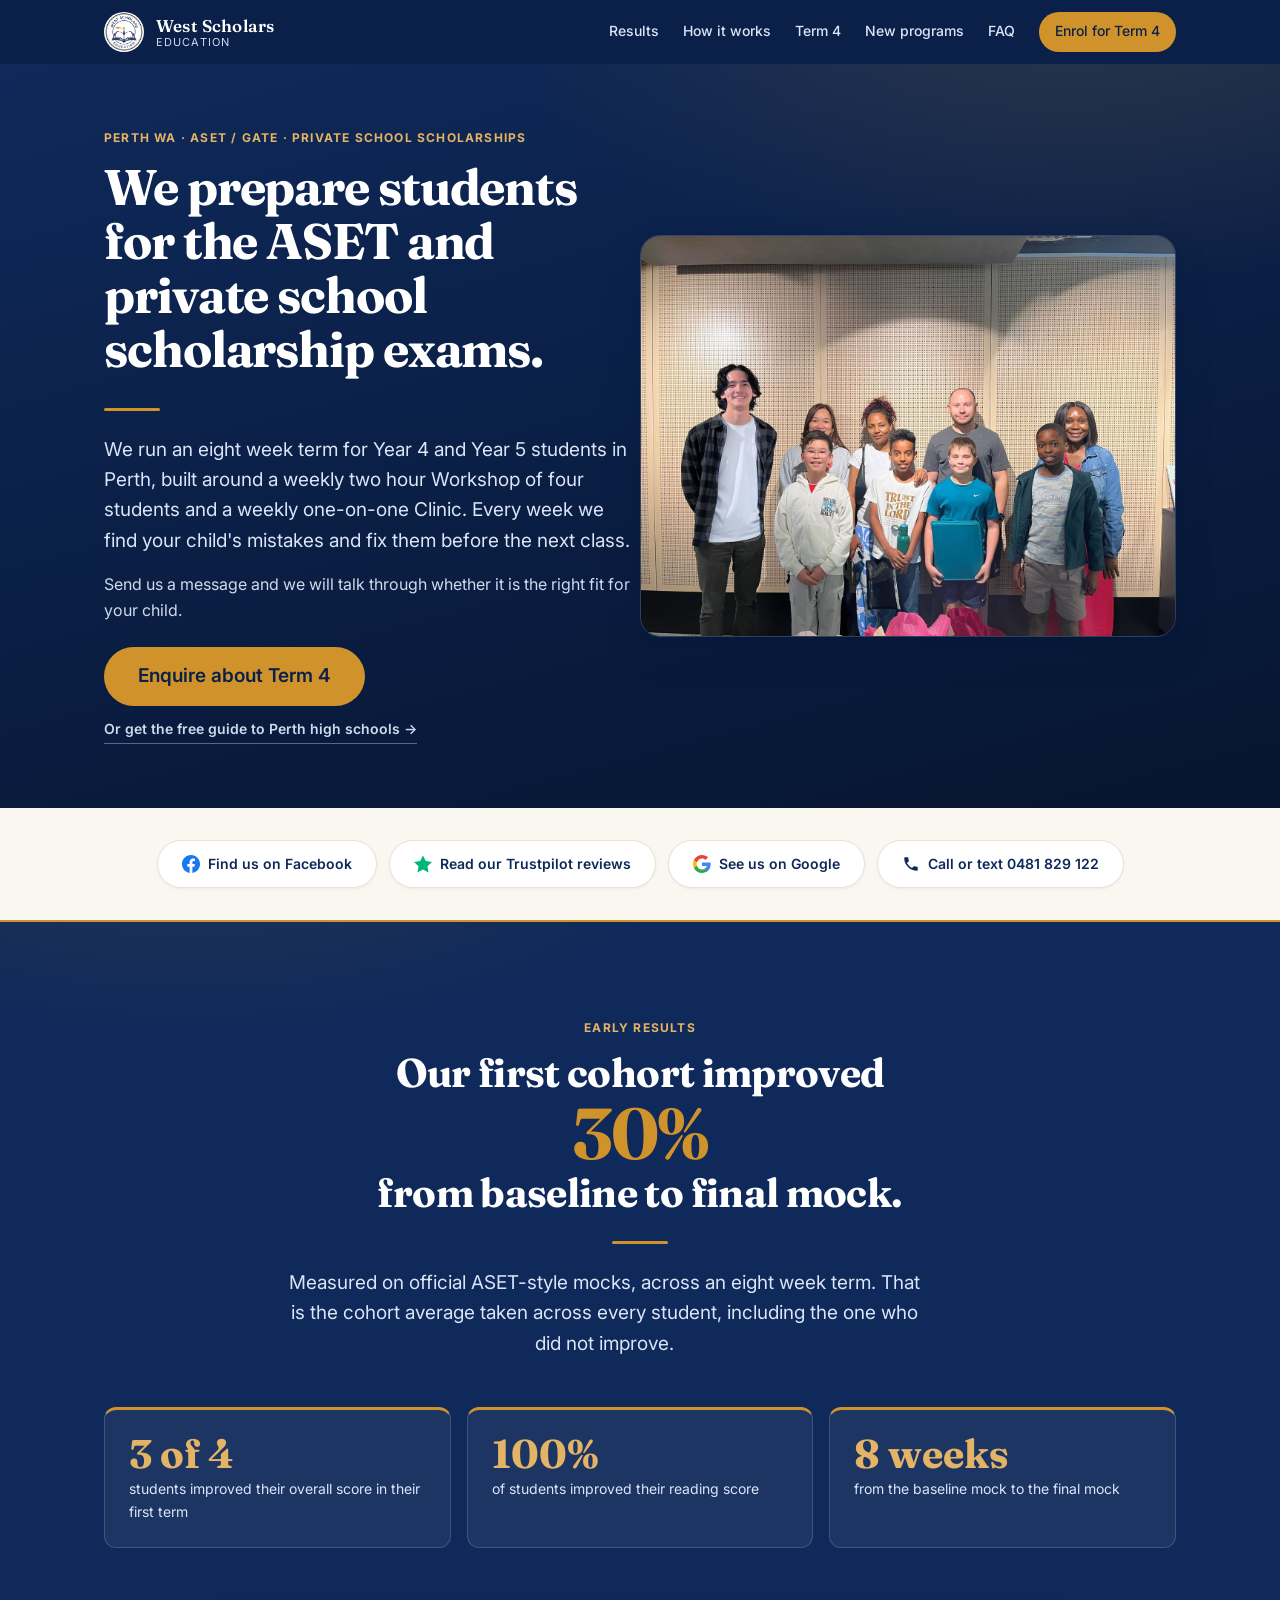
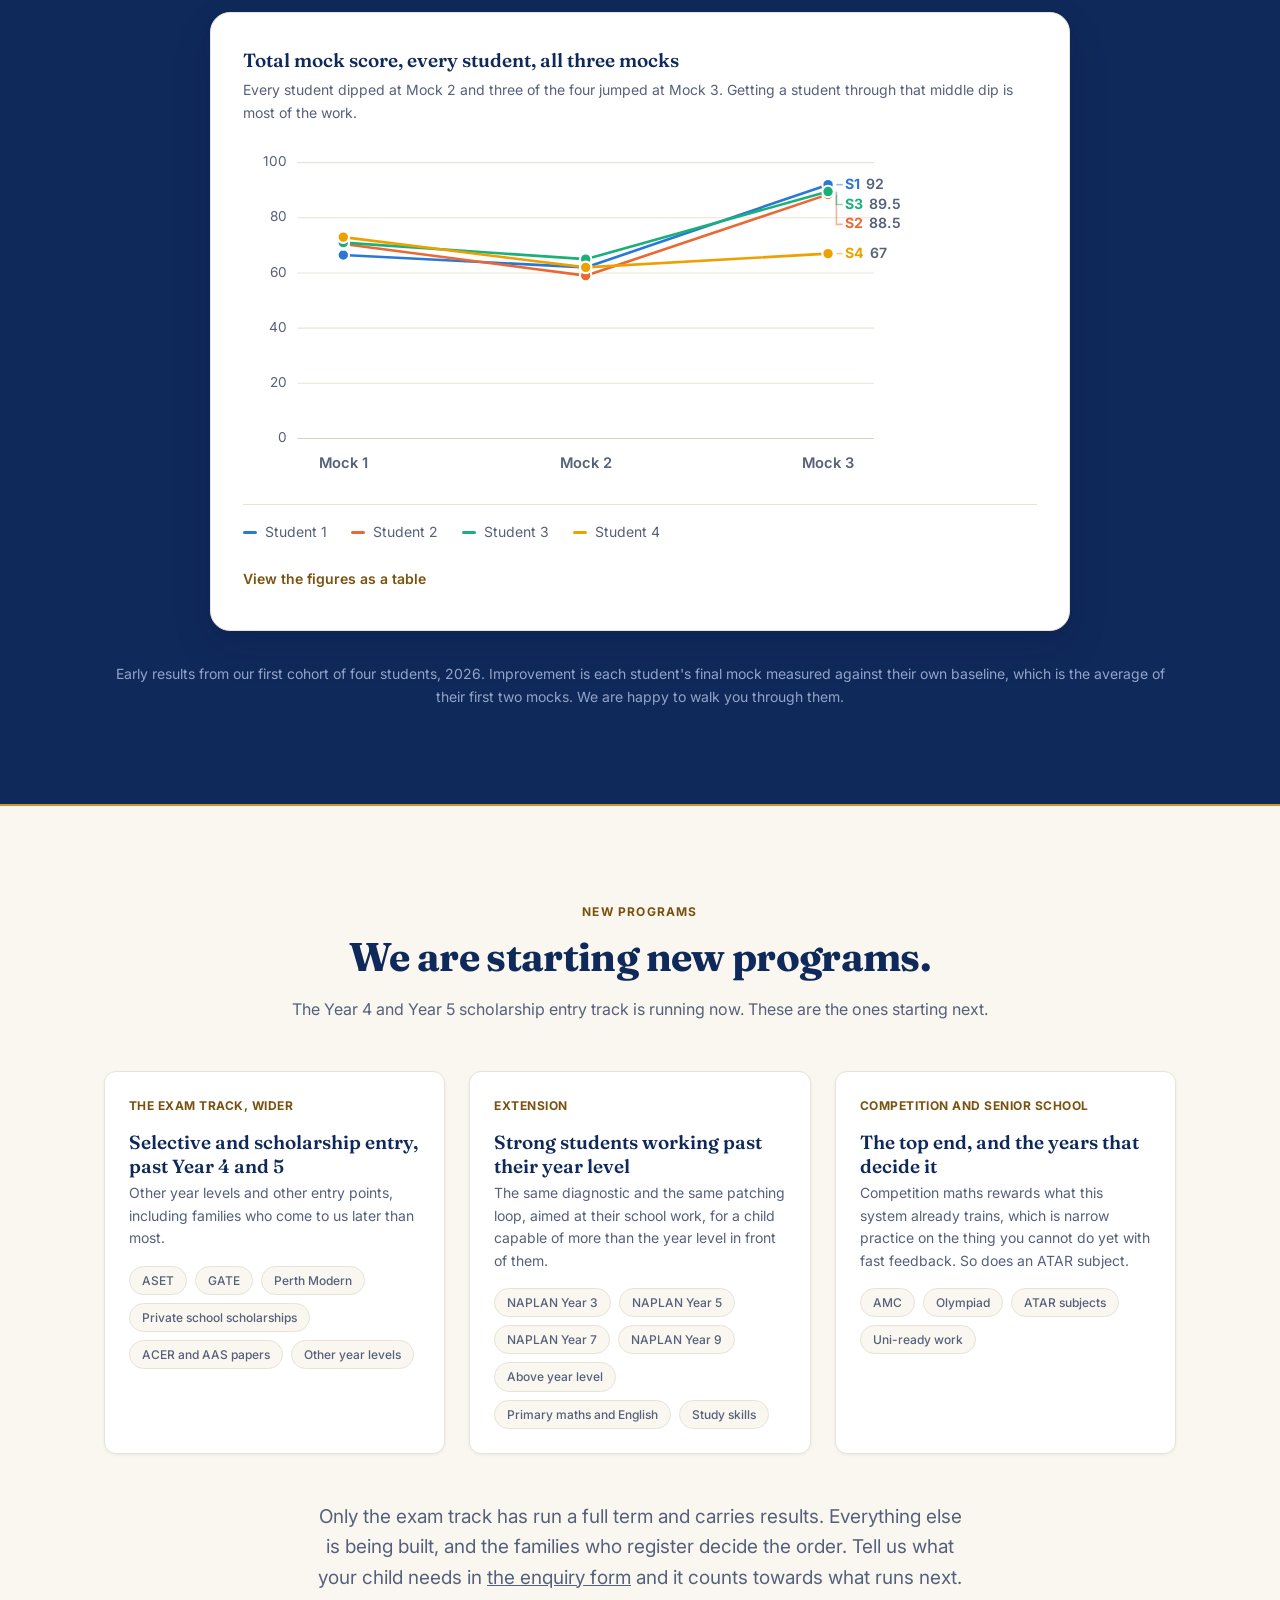
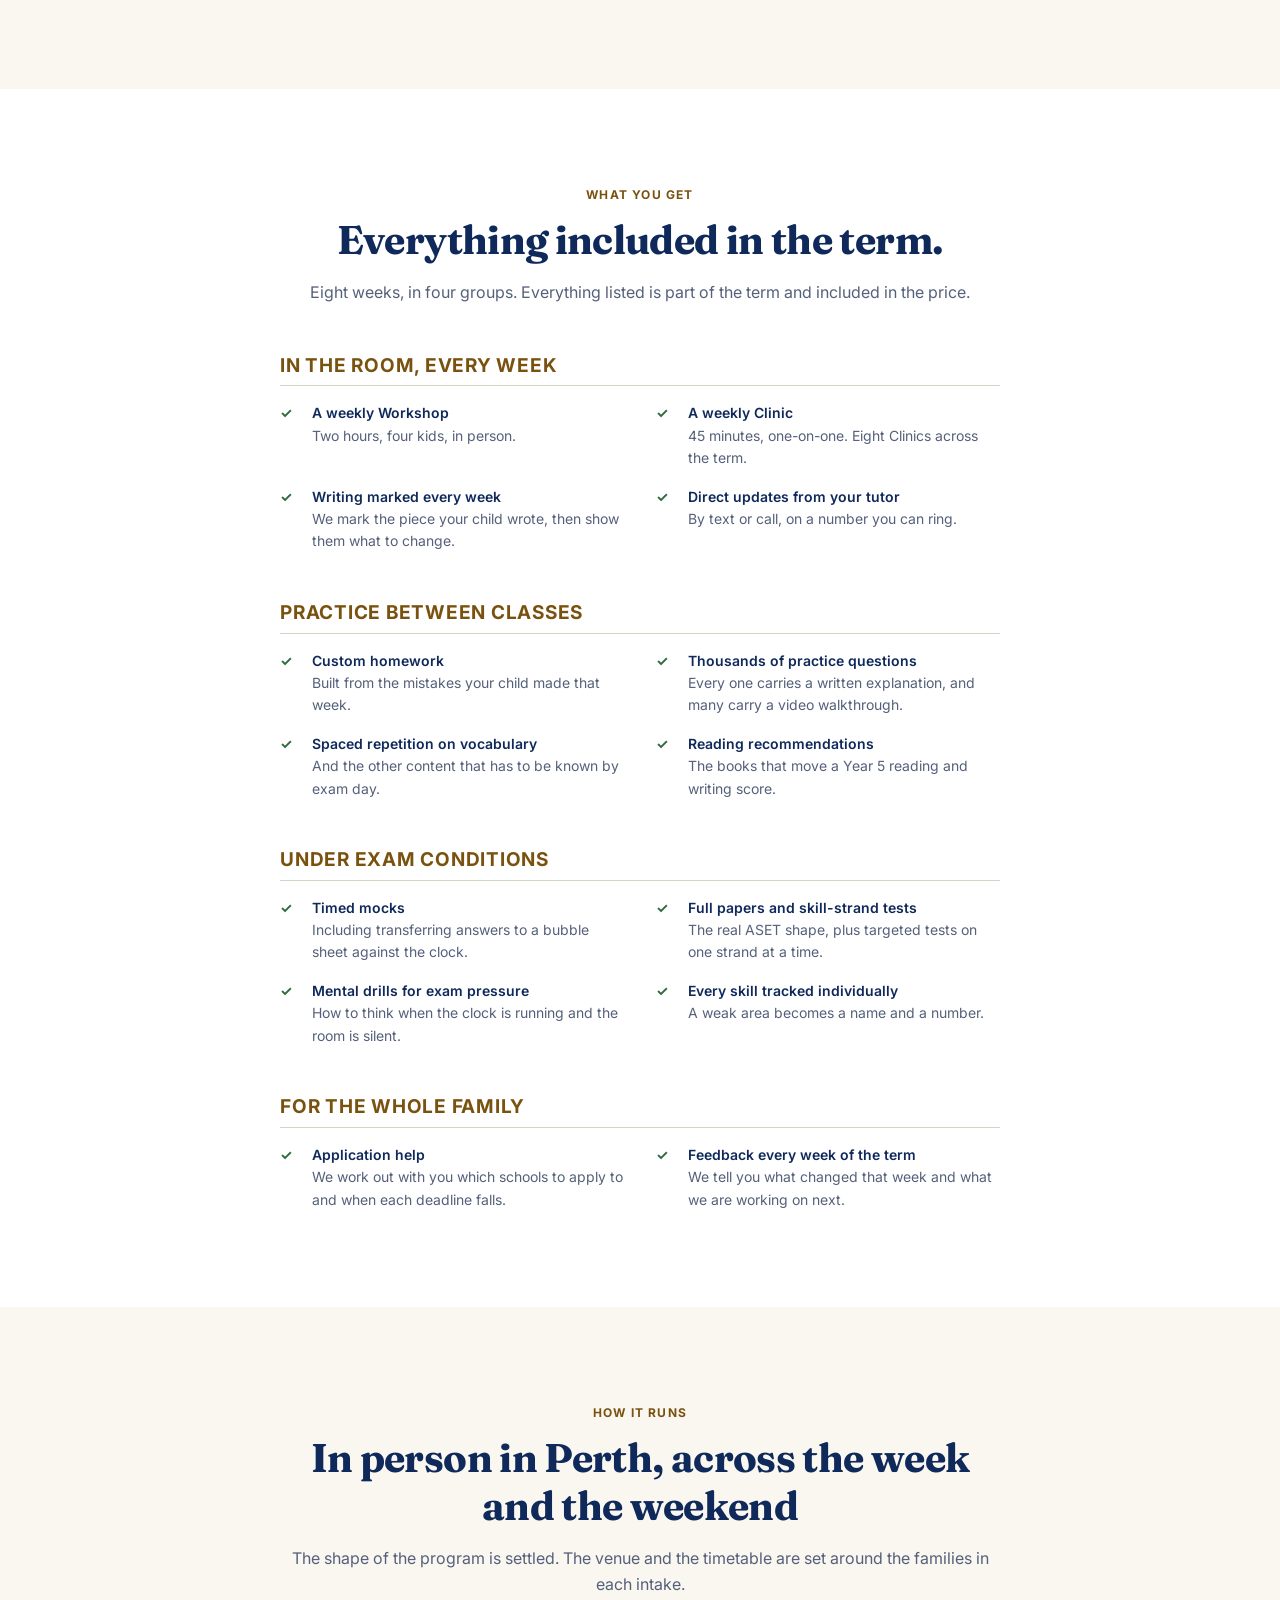
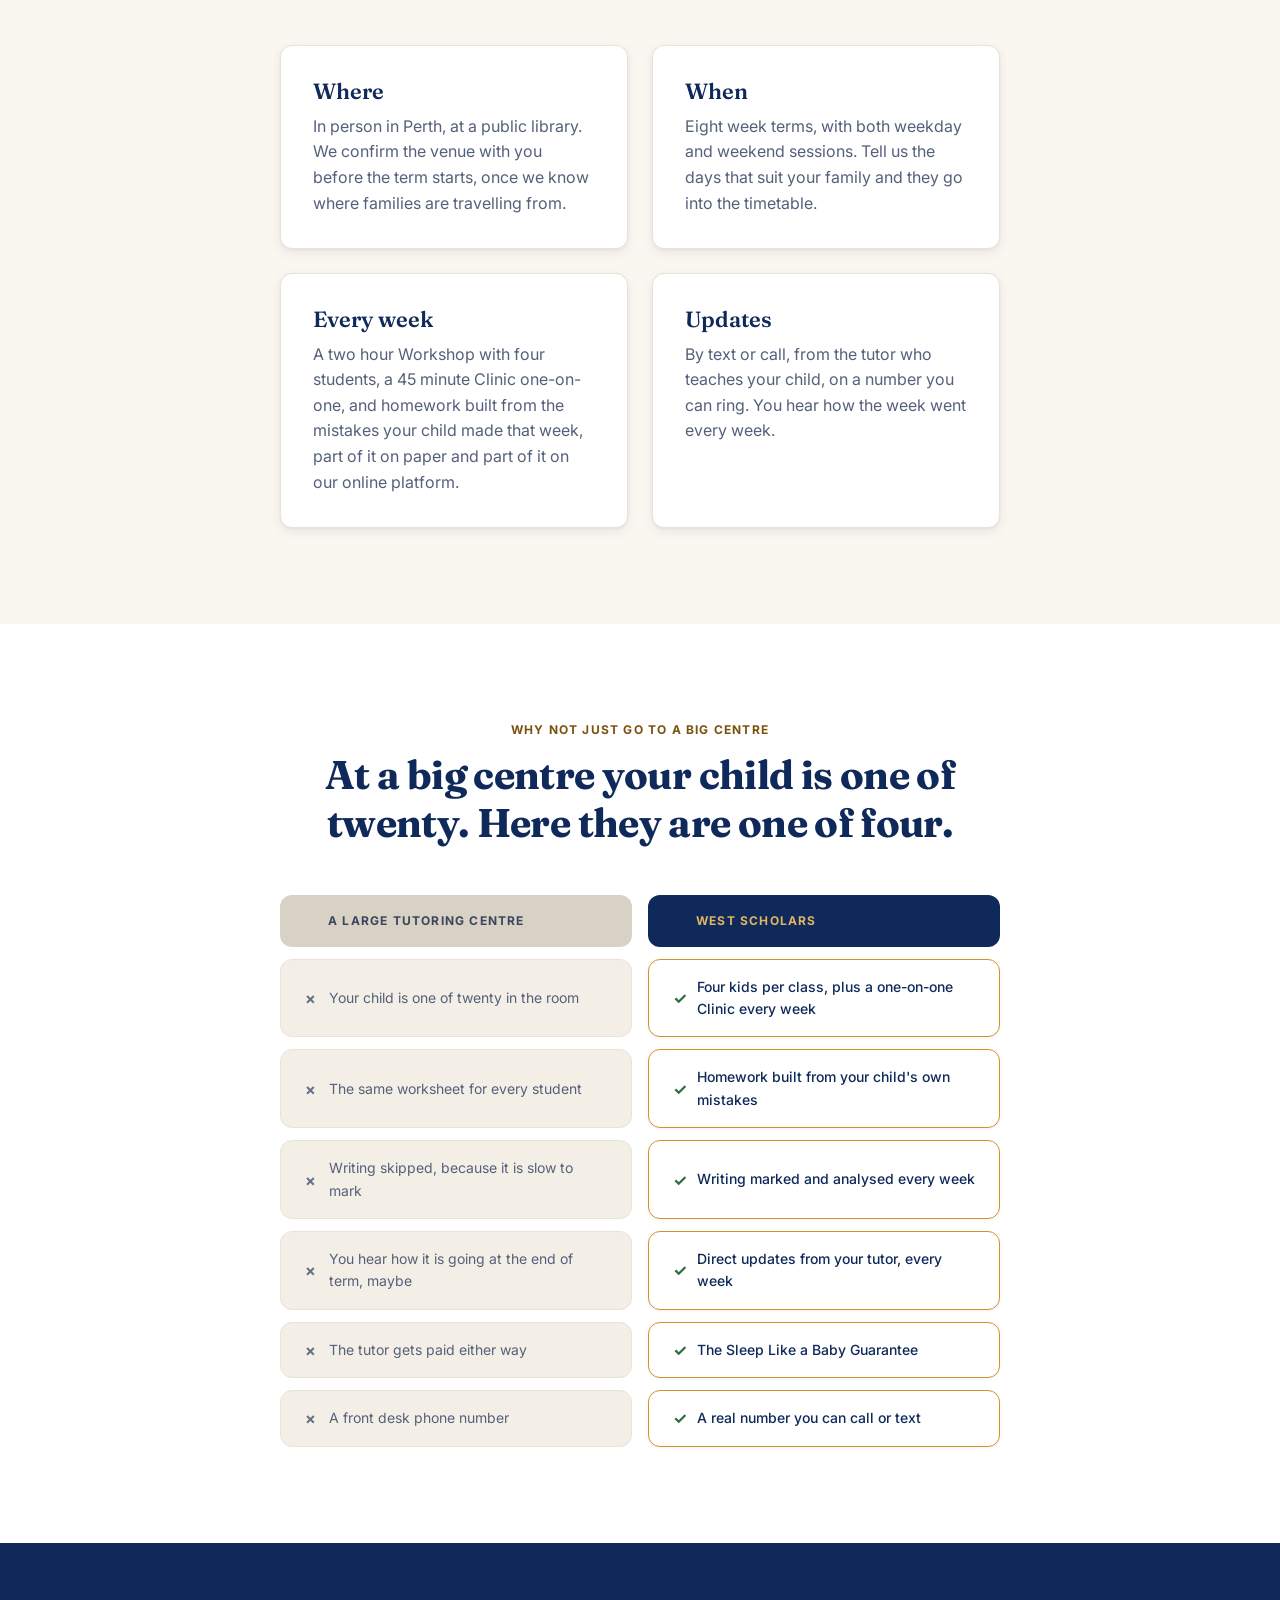
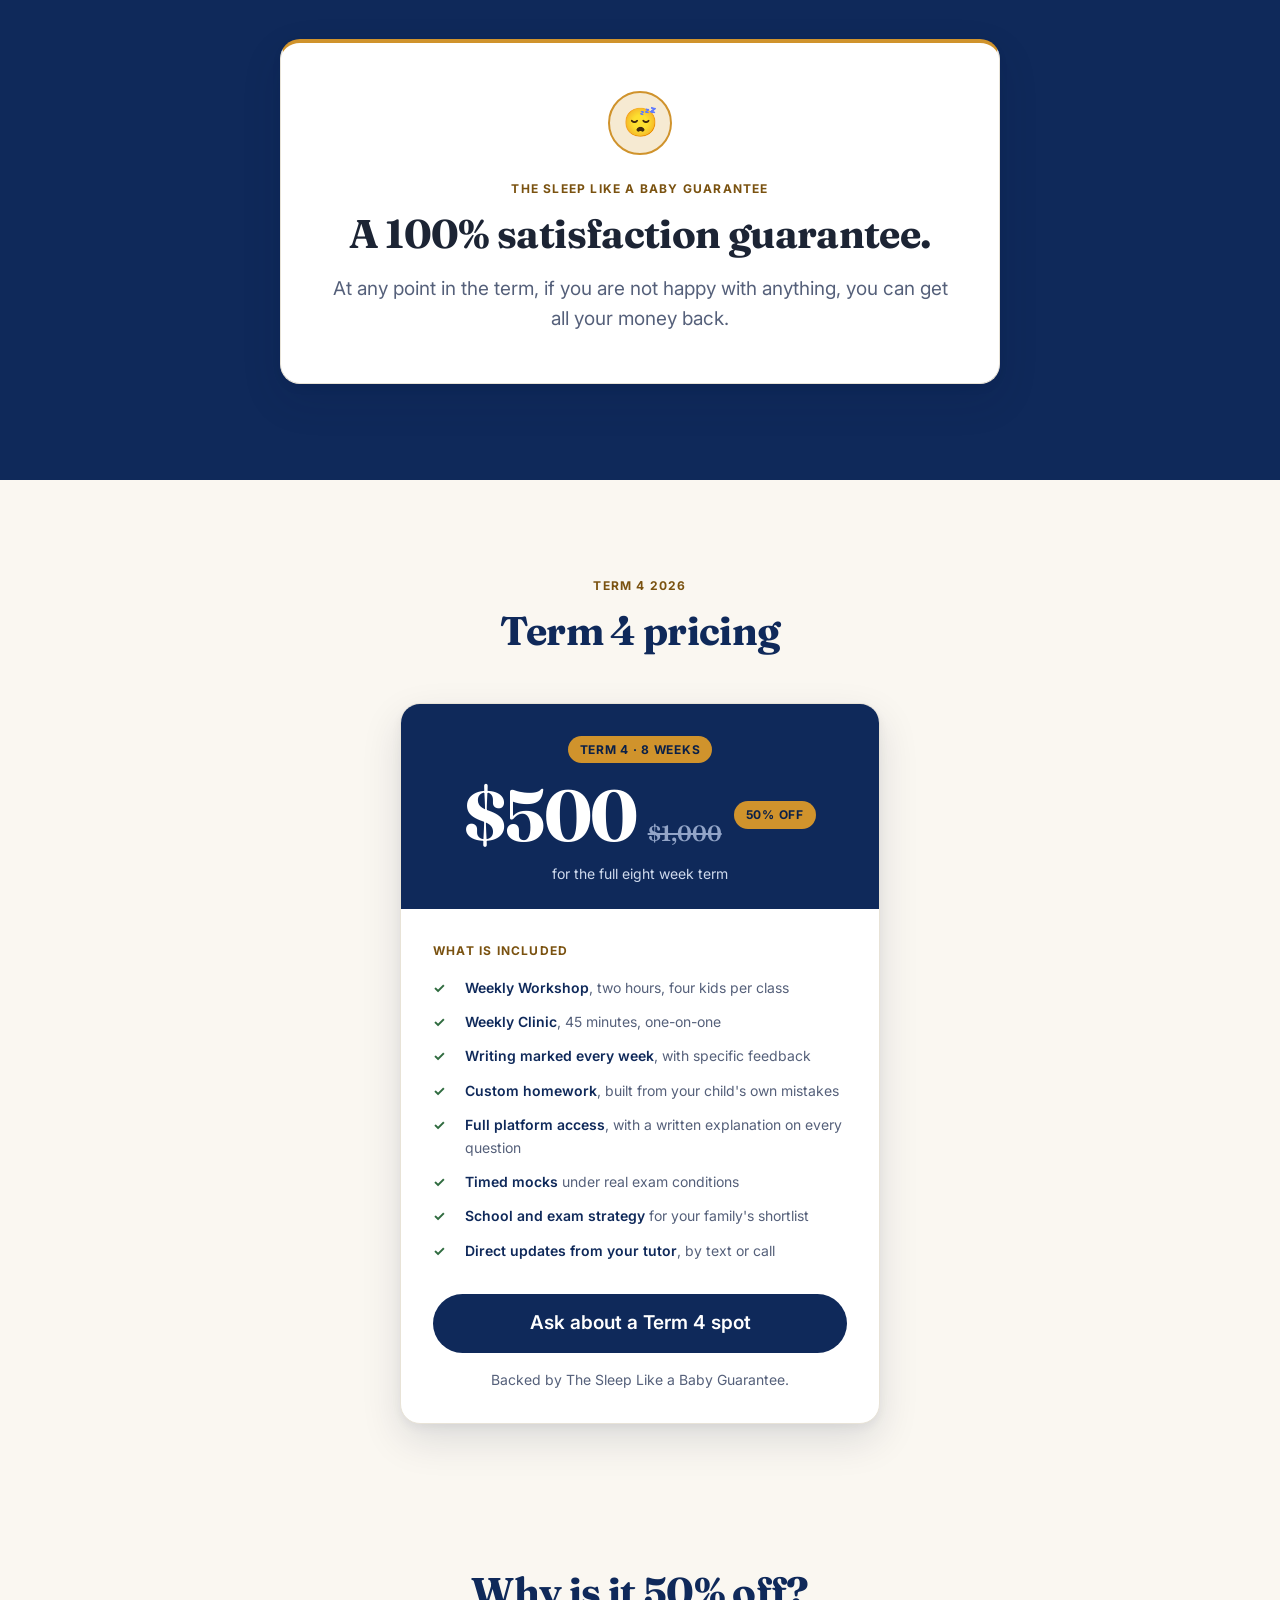
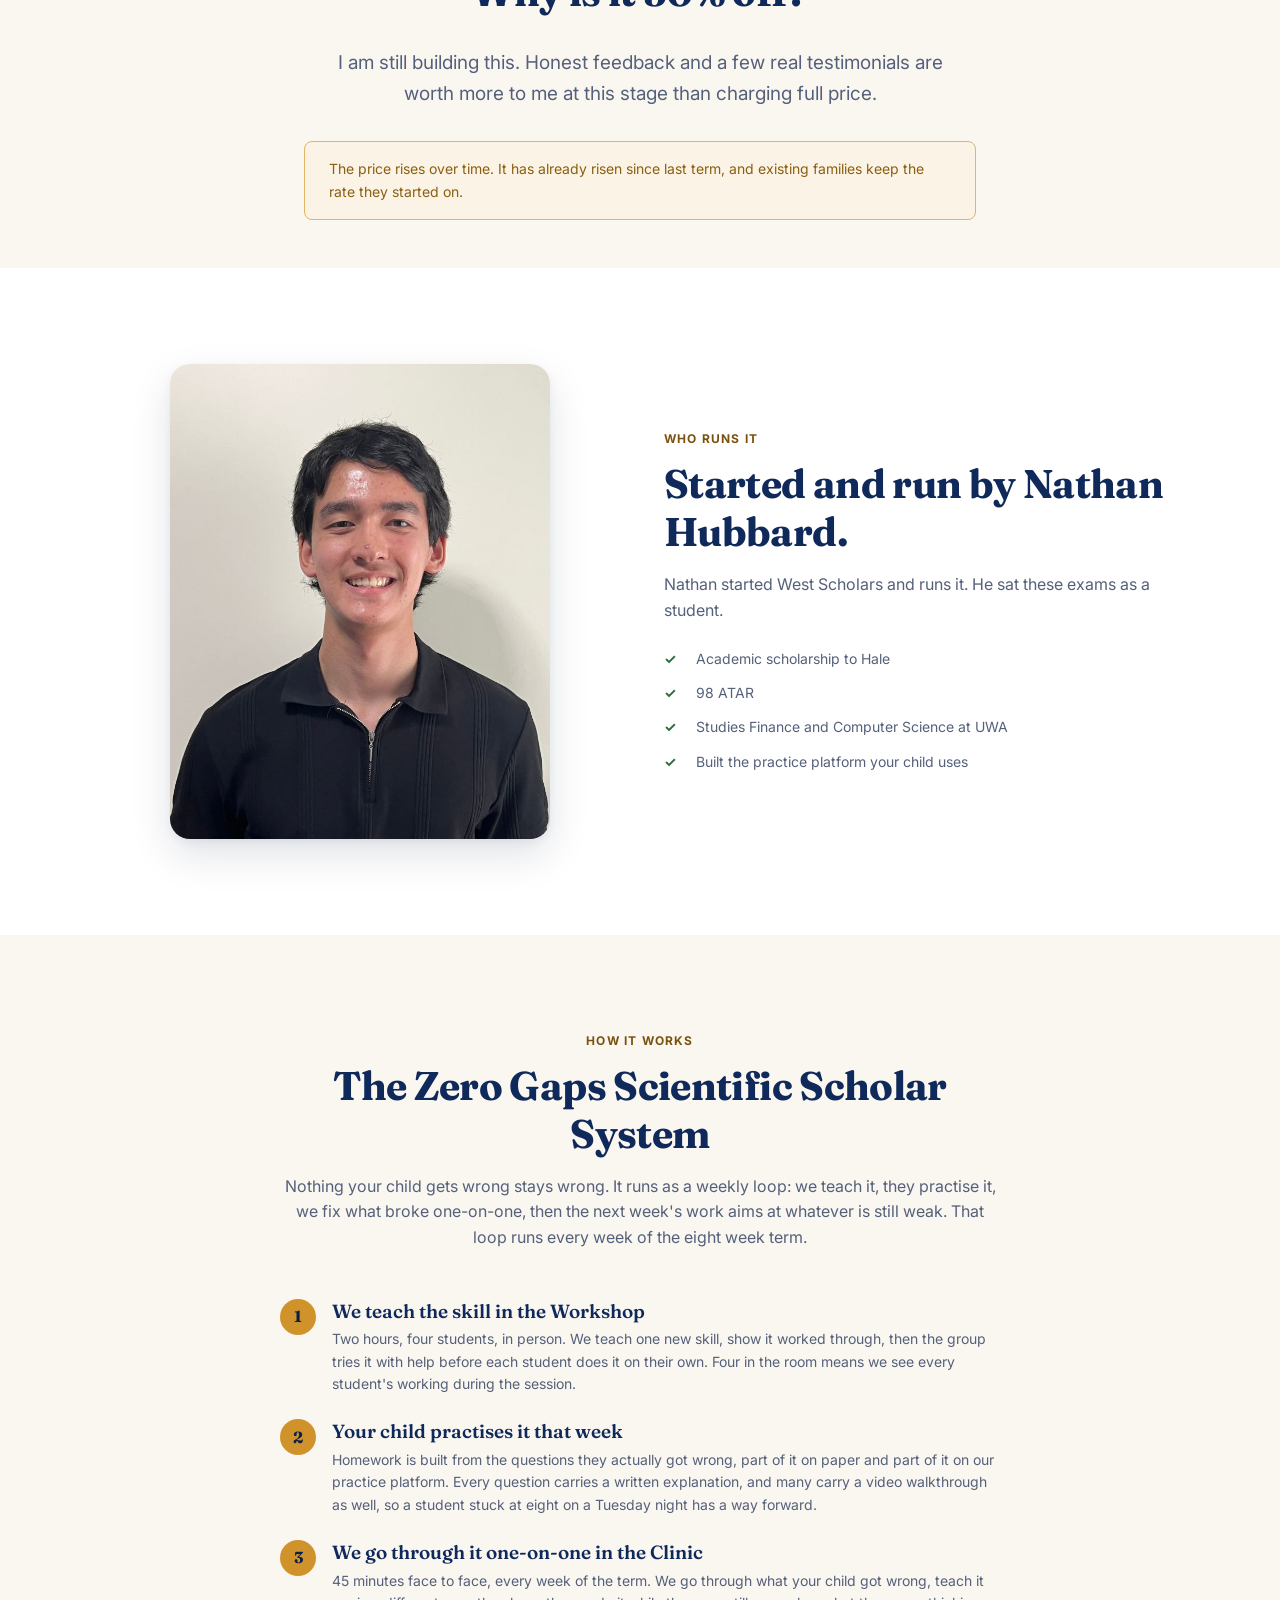
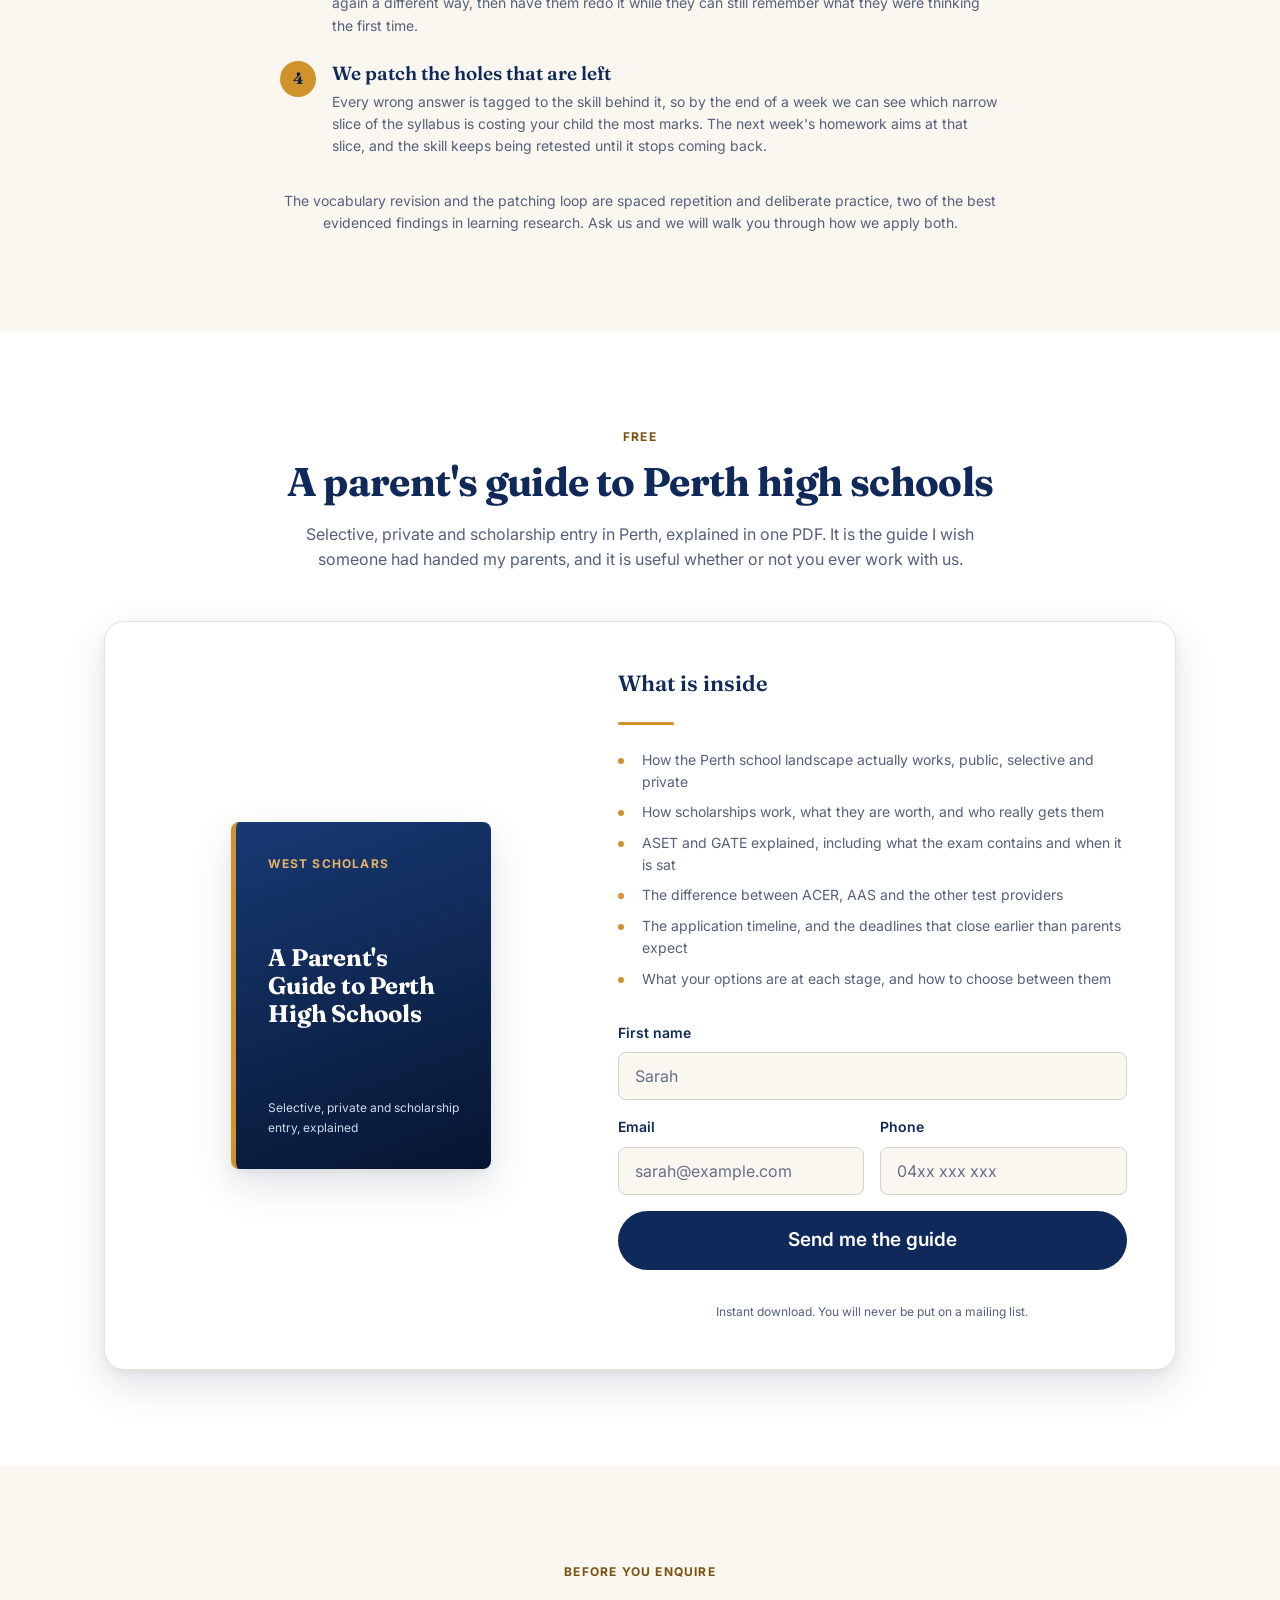
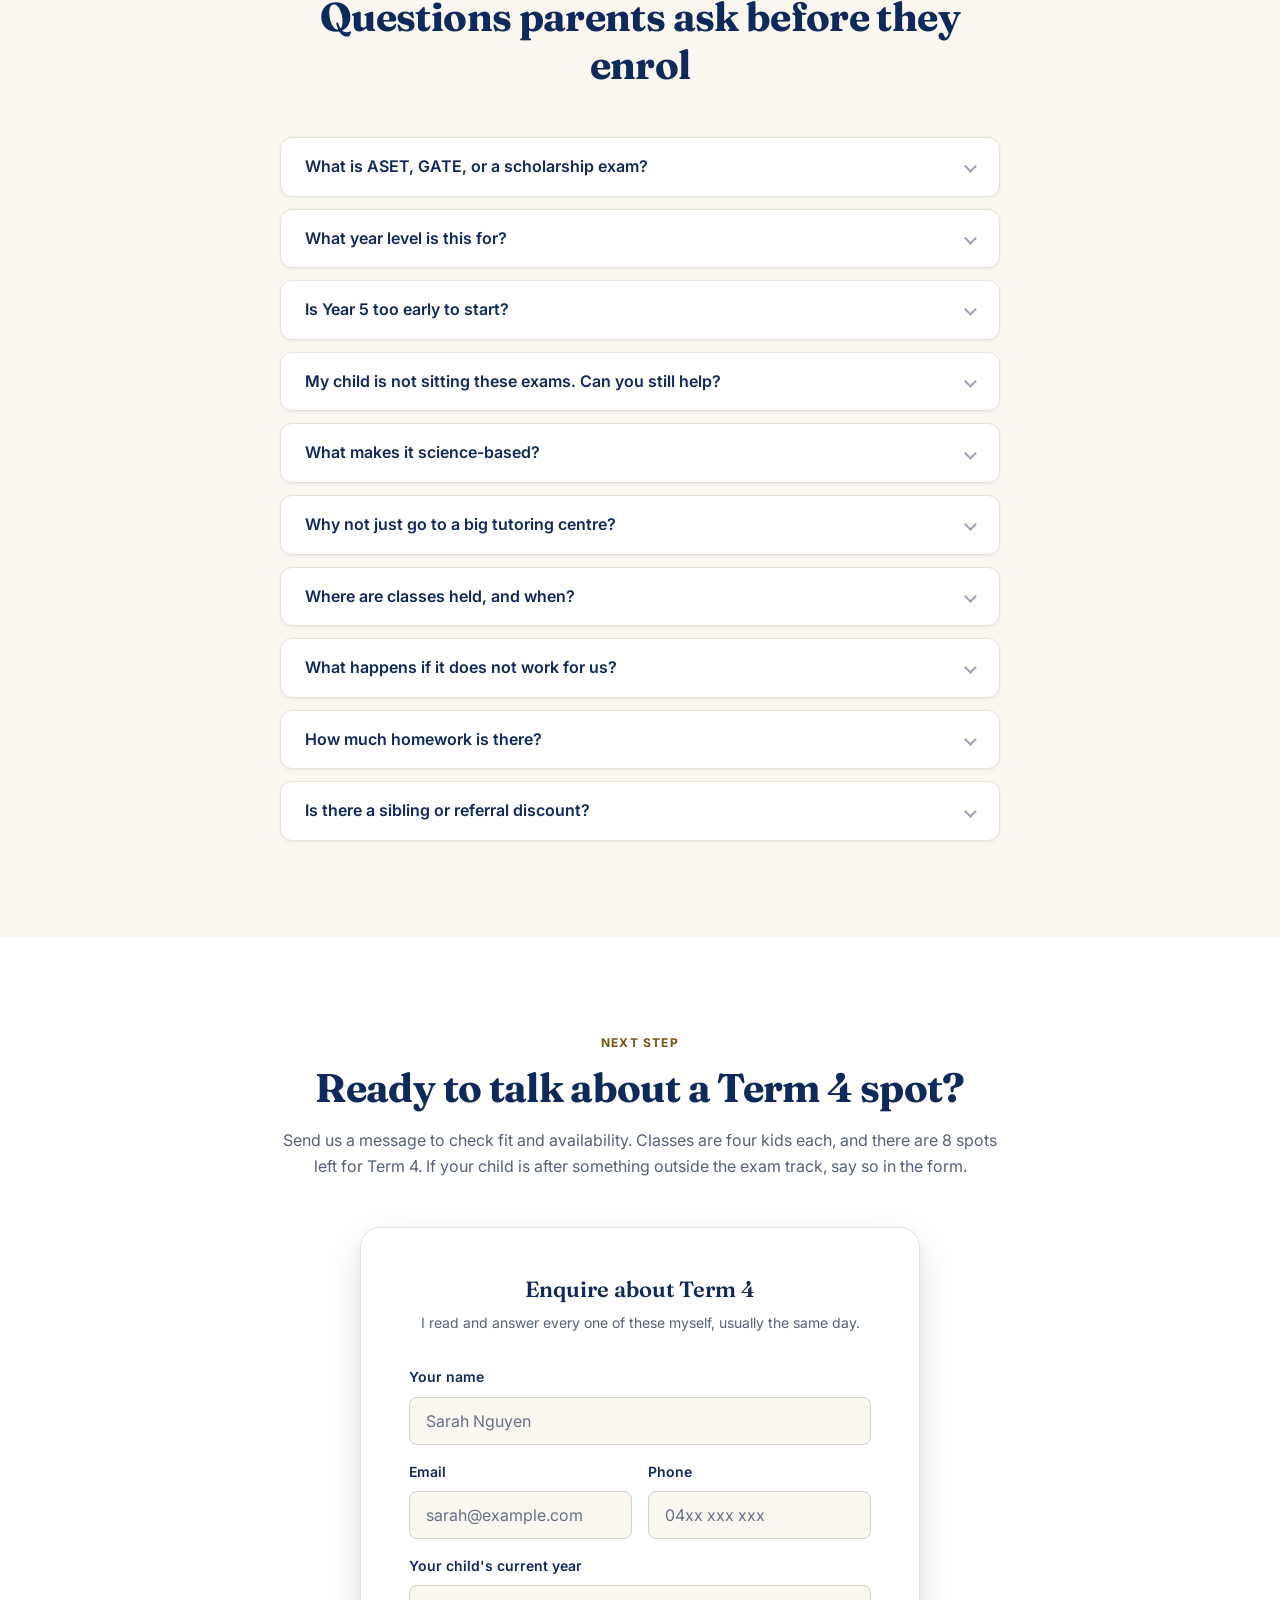
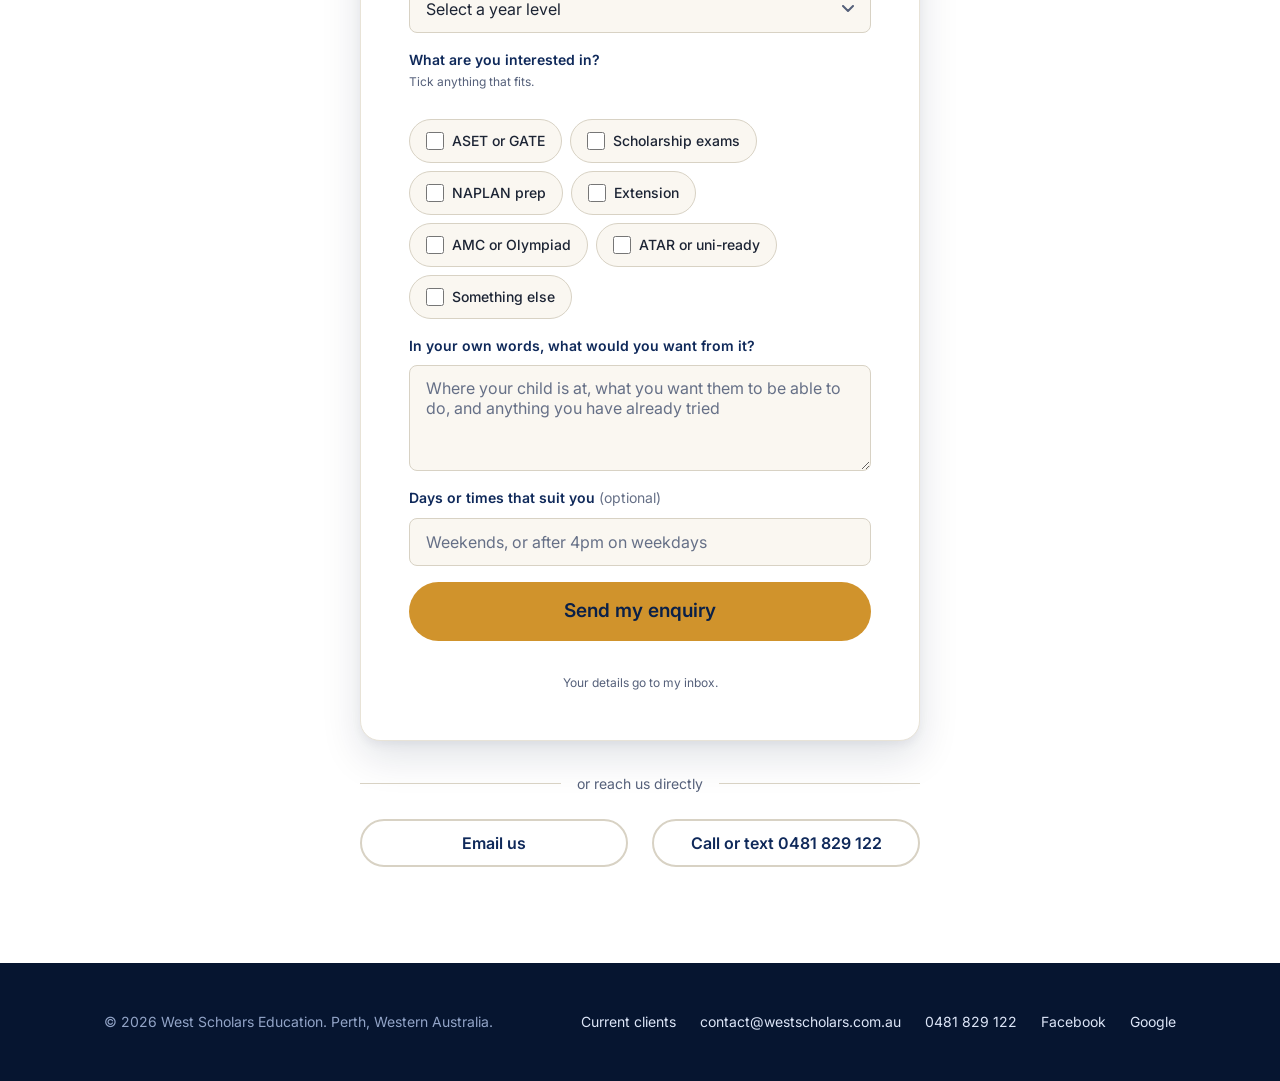
<file: index.html>
<!doctype html>
<html lang="en-AU">
<head>
<meta charset="UTF-8">
<meta name="viewport" content="width=device-width, initial-scale=1.0, viewport-fit=cover">

<title>West Scholars | ASET, GATE &amp; Scholarship Exam Prep in Perth</title>
<meta name="description" content="Perth exam prep for Year 4 and Year 5 students sitting the ASET, GATE and private school scholarship exams. A weekly Workshop of four students and a weekly one-on-one Clinic. Our first cohort improved 30% from baseline to final mock in eight weeks.">
<link rel="canonical" href="https://westscholars.com.au/">

<meta name="theme-color" content="#0a2048">
<link rel="icon" href="/assets/logo.png">
<link rel="apple-touch-icon" href="/assets/logo.png">

<!-- Open Graph / Twitter: controls how the link renders when a parent shares it
     on Facebook, WhatsApp or iMessage. Word of mouth is the main channel, so
     these are load bearing, not decoration. -->
<meta property="og:type" content="website">
<meta property="og:site_name" content="West Scholars Education">
<meta property="og:locale" content="en_AU">
<meta property="og:url" content="https://westscholars.com.au/">
<meta property="og:title" content="West Scholars | ASET &amp; Scholarship Exam Prep in Perth">
<meta property="og:description" content="Four kids per class, and a one-on-one Clinic every week of the term. Our first cohort improved 30% from baseline to final mock in eight weeks.">
<meta property="og:image" content="https://westscholars.com.au/assets/og-image.png">
<meta property="og:image:width" content="1200">
<meta property="og:image:height" content="630">
<meta property="og:image:alt" content="West Scholars Education, Perth ASET and scholarship exam preparation">
<meta name="twitter:card" content="summary_large_image">
<meta name="twitter:title" content="West Scholars | ASET &amp; Scholarship Exam Prep in Perth">
<meta name="twitter:description" content="Four kids per class, and a one-on-one Clinic every week of the term.">
<meta name="twitter:image" content="https://westscholars.com.au/assets/og-image.png">

<link rel="preconnect" href="https://fonts.googleapis.com">
<link rel="preconnect" href="https://fonts.gstatic.com" crossorigin>
<link href="https://fonts.googleapis.com/css2?family=Fraunces:opsz,wght@9..144,400..700&family=Inter:wght@400;500;600;700&display=swap" rel="stylesheet">
<link rel="stylesheet" href="/assets/style.css?v=9">
</head>
<body>

<a class="skip-link" href="#main">Skip to content</a>

<header class="site-header">
  <div class="wrap">
    <a class="brand" href="/">
      <img src="/assets/logo.png" alt="" width="40" height="40">
      <span class="brand-text">
        <strong>West Scholars</strong>
        <span>Education</span>
      </span>
    </a>

    <input type="checkbox" id="nav-toggle" class="nav-toggle">
    <label for="nav-toggle" class="nav-toggle-label" aria-label="Open menu"><span class="bars"></span></label>

    <nav class="site-nav" aria-label="Main">
      <a href="#results">Results</a>
      <a href="#system">How it works</a>
      <a href="#pricing">Term 4</a>
      <a href="#next">New programs</a>
      <a href="#faq">FAQ</a>
      <a class="nav-cta" href="#contact">Enrol for Term 4</a>
    </nav>
  </div>
</header>

<main id="main">

<!-- ========================= HERO =========================
     Says what the business does, then what the parent gets and what the next
     step is. The cohort photo runs beside the copy rather than under it,
     because it is the first proof a visitor meets and it should land before
     anyone has scrolled. It is an image element and never a CSS background: a
     background disappears entirely when the edge serves a stale stylesheet,
     and this is the only piece of visual proof on the page.
     The stat panel that used to sit here is gone. Every number on it already
     lives in the results section below, and the photo now does the hero's
     proof job instead. -->
<section class="hero">
  <div class="wrap">
    <div>
      <span class="eyebrow">Perth WA &middot; ASET / GATE &middot; Private school scholarships</span>
      <h1>We prepare students for the ASET and private school scholarship exams.</h1>
      <hr class="rule">
      <p class="lead">We run an eight week term for Year 4 and Year 5 students in Perth, built around a weekly two hour Workshop of four students and a weekly one-on-one Clinic. Every week we find your child's mistakes and fix them before the next class.</p>
      <p class="hero-sub">Send us a message and we will talk through whether it is the right fit for your child.</p>
      <div class="btn-row hero-actions">
        <a class="btn btn-gold btn-lg" href="#contact">Enquire about Term 4</a>
        <a class="link-quiet" href="#guide">Or get the free guide to Perth high schools</a>
      </div>
    </div>

    <div class="hero-photo">
      <img src="/assets/cohort.jpg" width="1440" height="1080" decoding="async"
           alt="The first West Scholars cohort and their parents together at the end of term.">
    </div>
  </div>
</section>

<!-- ========================= PROOF STRIP =========================
     The cohort photo used to run here and now sits inside the hero, so this is
     the links on their own. They stay inside .section-cream, not a bare div:
     they restyle themselves by ground, so a strip with no known background
     renders white on white. The marks are inline SVG, because the CSP allows
     no third party images and there is no JavaScript on this site to fetch
     them with. -->
<div class="section-cream">
  <div class="wrap">
    <div class="social-proof">
      <a href="https://www.facebook.com/people/West-Scholars-Education/61594048093920/" target="_blank" rel="noopener">
        <svg viewBox="0 0 24 24" aria-hidden="true" focusable="false"><path fill="#1877f2" d="M24 12.073C24 5.446 18.627 0 12 0S0 5.446 0 12.073C0 18.063 4.388 23.027 10.125 23.927v-8.385H7.078v-3.469h3.047V9.43c0-3.007 1.792-4.669 4.533-4.669 1.312 0 2.686.235 2.686.235v2.953H15.83c-1.491 0-1.956.925-1.956 1.874v2.25h3.328l-.532 3.469h-2.796v8.385C19.612 23.027 24 18.063 24 12.073z"/></svg>
        Find us on Facebook</a>
      <a href="https://au.trustpilot.com/review/westscholars.com.au" target="_blank" rel="noopener">
        <svg viewBox="0 0 24 24" aria-hidden="true" focusable="false"><path fill="#00b67a" d="M12 .587l3.668 7.568 8.332 1.151-6.064 5.828 1.48 8.279L12 19.446l-7.416 3.967 1.48-8.279L0 9.306l8.332-1.151z"/></svg>
        Read our Trustpilot reviews</a>
      <a href="https://g.page/r/Ce10IVxTss2aEBM" target="_blank" rel="noopener">
        <svg viewBox="0 0 24 24" aria-hidden="true" focusable="false"><path fill="#4285f4" d="M23.49 12.27c0-.79-.07-1.54-.19-2.27H12v4.51h6.47a5.54 5.54 0 0 1-2.4 3.58v3h3.86c2.26-2.09 3.56-5.17 3.56-8.82z"/><path fill="#34a853" d="M12 24c3.24 0 5.95-1.08 7.93-2.91l-3.86-3c-1.08.72-2.45 1.16-4.07 1.16-3.13 0-5.78-2.11-6.73-4.96H1.29v3.09A11.99 11.99 0 0 0 12 24z"/><path fill="#fbbc05" d="M5.27 14.29a7.2 7.2 0 0 1 0-4.58V6.62H1.29a11.99 11.99 0 0 0 0 10.76z"/><path fill="#ea4335" d="M12 4.75c1.77 0 3.35.61 4.6 1.8l3.42-3.42C17.95 1.19 15.24 0 12 0 7.31 0 3.26 2.69 1.29 6.62l3.98 3.09C6.22 6.86 8.87 4.75 12 4.75z"/></svg>
        See us on Google</a>
      <a href="tel:0481829122">
        <svg viewBox="0 0 24 24" aria-hidden="true" focusable="false"><path fill="currentColor" d="M6.62 10.79a15.05 15.05 0 0 0 6.59 6.59l2.2-2.2a1 1 0 0 1 1.02-.24c1.12.37 2.33.57 3.57.57a1 1 0 0 1 1 1V20a1 1 0 0 1-1 1A17 17 0 0 1 3 4a1 1 0 0 1 1-1h3.5a1 1 0 0 1 1 1c0 1.24.2 2.45.57 3.57a1 1 0 0 1-.25 1.02l-2.2 2.2z"/></svg>
        Call or text 0481 829 122</a>
    </div>
  </div>
</div>

<!-- ========================= RESULTS =========================
     Numbers only. The cohort photo is up in the hero, because it is doing a
     different job: the chart shows the improvement and the photo shows there
     is a real cohort, and the second one has to land before a visitor has
     scrolled anywhere. The chart carries .mt-16 rather than sitting on the
     stat row's own margin, because the tiles and the graph are two separate
     readings and ran together without it.
     Note: check.py scans raw text, so never write a literal image tag inside
     a comment here. It reads as a real one with no alt and fails the run. -->
<section class="section-navy sec-anchor sec-major" id="results">
  <div class="wrap">
    <div class="result-headline">
      <span class="eyebrow">Early results</span>
      <h2>Our first cohort improved <span class="big">30%</span> from baseline to final mock.</h2>
      <hr class="rule center-x">
      <p class="lead">Measured on official ASET-style mocks, across an eight week term. That is the cohort average taken across every student, including the one who did not improve.</p>
    </div>

    <div class="stat-row">
      <div class="stat-tile">
        <div class="k">3 of 4</div>
        <div class="v">students improved their overall score in their first term</div>
      </div>
      <div class="stat-tile">
        <div class="k">100%</div>
        <div class="v">of students improved their reading score</div>
      </div>
      <div class="stat-tile">
        <div class="k">8 weeks</div>
        <div class="v">from the baseline mock to the final mock</div>
      </div>
    </div>

    <div class="chart-card mt-16">
      <p class="chart-title">Total mock score, every student, all three mocks</p>
      <p class="chart-sub">Every student dipped at Mock 2 and three of the four jumped at Mock 3. Getting a student through that middle dip is most of the work.</p>
      <svg viewBox="0 0 760 318" class="chart" role="img" aria-labelledby="chartTitle chartDesc" preserveAspectRatio="xMidYMid meet">
      <title id="chartTitle">Total mock score across the three Term 1 mocks, per student</title>
      <desc id="chartDesc">Four students. Every student dipped at the second mock, then three of the four rose sharply at the third. The fourth finished close to where they started. The same figures are in the table below.</desc>
      <line x1="52" y1="278.0" x2="604" y2="278.0" stroke="#d8d2c4" stroke-width="1"/>
      <text x="42" y="278.0" text-anchor="end" font-size="13" fill="#55607a" dominant-baseline="middle">0</text>
      <line x1="52" y1="225.2" x2="604" y2="225.2" stroke="#e8e3d7" stroke-width="1"/>
      <text x="42" y="225.2" text-anchor="end" font-size="13" fill="#55607a" dominant-baseline="middle">20</text>
      <line x1="52" y1="172.4" x2="604" y2="172.4" stroke="#e8e3d7" stroke-width="1"/>
      <text x="42" y="172.4" text-anchor="end" font-size="13" fill="#55607a" dominant-baseline="middle">40</text>
      <line x1="52" y1="119.6" x2="604" y2="119.6" stroke="#e8e3d7" stroke-width="1"/>
      <text x="42" y="119.6" text-anchor="end" font-size="13" fill="#55607a" dominant-baseline="middle">60</text>
      <line x1="52" y1="66.8" x2="604" y2="66.8" stroke="#e8e3d7" stroke-width="1"/>
      <text x="42" y="66.8" text-anchor="end" font-size="13" fill="#55607a" dominant-baseline="middle">80</text>
      <line x1="52" y1="14.0" x2="604" y2="14.0" stroke="#e8e3d7" stroke-width="1"/>
      <text x="42" y="14.0" text-anchor="end" font-size="13" fill="#55607a" dominant-baseline="middle">100</text>
      <text x="96" y="306" text-anchor="middle" font-size="14" fill="#55607a" font-weight="600">Mock 1</text>
      <text x="328" y="306" text-anchor="middle" font-size="14" fill="#55607a" font-weight="600">Mock 2</text>
      <text x="560" y="306" text-anchor="middle" font-size="14" fill="#55607a" font-weight="600">Mock 3</text>
      <g><title>Student 1: 66.5, 62, 92</title>
      <path d="M96.0 102.4 L328.0 114.3 L560.0 35.1" fill="none" stroke="#2a78d6" stroke-width="2.5" stroke-linecap="round" stroke-linejoin="round"/>
      <circle cx="96.0" cy="102.4" r="5.5" fill="#2a78d6" stroke="#ffffff" stroke-width="2"/>
      <circle cx="328.0" cy="114.3" r="5.5" fill="#2a78d6" stroke="#ffffff" stroke-width="2"/>
      <circle cx="560.0" cy="35.1" r="5.5" fill="#2a78d6" stroke="#ffffff" stroke-width="2"/>
      </g>
      <path d="M568.0 35.1 L568.0 35.1 L574.0 35.1" fill="none" stroke="#2a78d6" stroke-width="1.5" opacity="0.5"/>
      <text x="576" y="35.1" font-size="13.5" fill="#55607a" dominant-baseline="middle"><tspan font-weight="700" fill="#2a78d6">S1</tspan><tspan dx="6" font-weight="600">92</tspan></text>
      <g><title>Student 2: 70.5, 59, 88.5</title>
      <path d="M96.0 91.9 L328.0 122.2 L560.0 44.4" fill="none" stroke="#eb6834" stroke-width="2.5" stroke-linecap="round" stroke-linejoin="round"/>
      <circle cx="96.0" cy="91.9" r="5.5" fill="#eb6834" stroke="#ffffff" stroke-width="2"/>
      <circle cx="328.0" cy="122.2" r="5.5" fill="#eb6834" stroke="#ffffff" stroke-width="2"/>
      <circle cx="560.0" cy="44.4" r="5.5" fill="#eb6834" stroke="#ffffff" stroke-width="2"/>
      </g>
      <path d="M568.0 44.4 L568.0 73.1 L574.0 73.1" fill="none" stroke="#eb6834" stroke-width="1.5" opacity="0.5"/>
      <text x="576" y="73.1" font-size="13.5" fill="#55607a" dominant-baseline="middle"><tspan font-weight="700" fill="#eb6834">S2</tspan><tspan dx="6" font-weight="600">88.5</tspan></text>
      <g><title>Student 3: 71, 65, 89.5</title>
      <path d="M96.0 90.6 L328.0 106.4 L560.0 41.7" fill="none" stroke="#1baf7a" stroke-width="2.5" stroke-linecap="round" stroke-linejoin="round"/>
      <circle cx="96.0" cy="90.6" r="5.5" fill="#1baf7a" stroke="#ffffff" stroke-width="2"/>
      <circle cx="328.0" cy="106.4" r="5.5" fill="#1baf7a" stroke="#ffffff" stroke-width="2"/>
      <circle cx="560.0" cy="41.7" r="5.5" fill="#1baf7a" stroke="#ffffff" stroke-width="2"/>
      </g>
      <path d="M568.0 41.7 L568.0 54.1 L574.0 54.1" fill="none" stroke="#1baf7a" stroke-width="1.5" opacity="0.5"/>
      <text x="576" y="54.1" font-size="13.5" fill="#55607a" dominant-baseline="middle"><tspan font-weight="700" fill="#1baf7a">S3</tspan><tspan dx="6" font-weight="600">89.5</tspan></text>
      <g><title>Student 4: 73, 62, 67</title>
      <path d="M96.0 85.3 L328.0 114.3 L560.0 101.1" fill="none" stroke="#eda100" stroke-width="2.5" stroke-linecap="round" stroke-linejoin="round"/>
      <circle cx="96.0" cy="85.3" r="5.5" fill="#eda100" stroke="#ffffff" stroke-width="2"/>
      <circle cx="328.0" cy="114.3" r="5.5" fill="#eda100" stroke="#ffffff" stroke-width="2"/>
      <circle cx="560.0" cy="101.1" r="5.5" fill="#eda100" stroke="#ffffff" stroke-width="2"/>
      </g>
      <path d="M568.0 101.1 L568.0 101.1 L574.0 101.1" fill="none" stroke="#eda100" stroke-width="1.5" opacity="0.5"/>
      <text x="576" y="101.1" font-size="13.5" fill="#55607a" dominant-baseline="middle"><tspan font-weight="700" fill="#eda100">S4</tspan><tspan dx="6" font-weight="600">67</tspan></text>
      </svg>
      <div class="chart-legend" aria-hidden="true">
        <span><i data-c="1"></i>Student 1</span>
        <span><i data-c="2"></i>Student 2</span>
        <span><i data-c="3"></i>Student 3</span>
        <span><i data-c="4"></i>Student 4</span>
      </div>
      <details class="table-view">
        <summary>View the figures as a table</summary>
        <div class="scroller">
          <table class="data-table">
            <caption>Raw total mock scores, first cohort, 2026. Baseline is the average of Mock 1 and Mock 2. Students are anonymised.</caption>
            <thead>
              <tr><th scope="col">Student</th><th scope="col">Mock 1</th><th scope="col">Mock 2</th><th scope="col">Mock 3</th><th scope="col">Baseline</th><th scope="col">Change</th></tr>
            </thead>
            <tbody>
              <tr><th scope="row">Student 1</th><td>66.5</td><td>62</td><td>92</td><td>64.25</td><td>+43.2%</td></tr>
              <tr><th scope="row">Student 2</th><td>70.5</td><td>59</td><td>88.5</td><td>64.75</td><td>+36.7%</td></tr>
              <tr><th scope="row">Student 3</th><td>71</td><td>65</td><td>89.5</td><td>68</td><td>+31.6%</td></tr>
              <tr><th scope="row">Student 4</th><td>73</td><td>62</td><td>67</td><td>67.5</td><td>-0.7%</td></tr>
              <tr><th scope="row">Cohort average</th><td>70.25</td><td>62</td><td>84.25</td><td>66.13</td><td>+30.2%</td></tr>
            </tbody>
          </table>
        </div>
      </details>
    </div>

    <p class="disclosure">Early results from our first cohort of four students, 2026. Improvement is each student's final mock measured against their own baseline, which is the average of their first two mocks. We are happy to walk you through them.</p>
  </div>
</section>

<!--
  ========================= TESTIMONIALS (not live) =========================
  Deliberately left out rather than filled with placeholder quotes. As soon as
  the first parent reviews come in, paste them in here as a .prompt-list of
  .prompt-card blocks and move this section directly under #results. Parent
  words outrank every stat on this page.
-->

<!-- ========================= NEW PROGRAMS =========================
     Second on the page, straight after the results, because everything below
     it is the exam track and its price. A real share of the traffic is after
     something else, and those families have to be caught before they read a
     page that is not about them. Framed as areas starting, never as courses
     already sitting on a shelf: only the exam track has run a term and
     carries numbers, and the copy has to keep that line visible.
     Cream, because the results section above it is navy and the feature list
     below it is white. -->
<section class="section-cream sec-major" id="next">
  <div class="wrap">
    <div class="section-head">
      <span class="eyebrow">New programs</span>
      <h2>We are starting new programs.</h2>
      <p>The Year 4 and Year 5 scholarship entry track is running now. These are the ones starting next.</p>
    </div>

    <div class="grid grid-3">
      <div class="skills-group">
        <div class="meta">The exam track, wider</div>
        <h3>Selective and scholarship entry, past Year 4 and 5</h3>
        <p class="fine-print">Other year levels and other entry points, including families who come to us later than most.</p>
        <div class="tag-row mt-4">
          <span class="tag">ASET</span>
          <span class="tag">GATE</span>
          <span class="tag">Perth Modern</span>
          <span class="tag">Private school scholarships</span>
          <span class="tag">ACER and AAS papers</span>
          <span class="tag">Other year levels</span>
        </div>
      </div>

      <div class="skills-group">
        <div class="meta">Extension</div>
        <h3>Strong students working past their year level</h3>
        <p class="fine-print">The same diagnostic and the same patching loop, aimed at their school work, for a child capable of more than the year level in front of them.</p>
        <div class="tag-row mt-4">
          <span class="tag">NAPLAN Year 3</span>
          <span class="tag">NAPLAN Year 5</span>
          <span class="tag">NAPLAN Year 7</span>
          <span class="tag">NAPLAN Year 9</span>
          <span class="tag">Above year level</span>
          <span class="tag">Primary maths and English</span>
          <span class="tag">Study skills</span>
        </div>
      </div>

      <div class="skills-group">
        <div class="meta">Competition and senior school</div>
        <h3>The top end, and the years that decide it</h3>
        <p class="fine-print">Competition maths rewards what this system already trains, which is narrow practice on the thing you cannot do yet with fast feedback. So does an ATAR subject.</p>
        <div class="tag-row mt-4">
          <span class="tag">AMC</span>
          <span class="tag">Olympiad</span>
          <span class="tag">ATAR subjects</span>
          <span class="tag">Uni-ready work</span>
        </div>
      </div>
    </div>

    <p class="lead center center-x mt-12">Only the exam track has run a full term and carries results. Everything else is being built, and the families who register decide the order. Tell us what your child needs in <a href="#contact">the enquiry form</a> and it counts towards what runs next.</p>
  </div>
</section>

<!-- ========================= WHAT YOU GET =========================
     The full list of what is in the term, grouped so a parent can scan it.
     It only enumerates. The logistics are the section below it. -->
<section class="section-white sec-major" id="program">
  <div class="wrap">
    <div class="section-head">
      <span class="eyebrow">What you get</span>
      <h2>Everything included in the term.</h2>
      <p>Eight weeks, in four groups. Everything listed is part of the term and included in the price.</p>
    </div>

    <div class="feature-clusters wrap-prose">
      <div class="feature-cluster">
        <h3>In the room, every week</h3>
        <ul class="feature-grid">
          <li><b>A weekly Workshop</b>Two hours, four kids, in person.</li>
          <li><b>A weekly Clinic</b>45 minutes, one-on-one. Eight Clinics across the term.</li>
          <li><b>Writing marked every week</b>We mark the piece your child wrote, then show them what to change.</li>
          <li><b>Direct updates from your tutor</b>By text or call, on a number you can ring.</li>
        </ul>
      </div>

      <div class="feature-cluster">
        <h3>Practice between classes</h3>
        <ul class="feature-grid">
          <li><b>Custom homework</b>Built from the mistakes your child made that week.</li>
          <li><b>Thousands of practice questions</b>Every one carries a written explanation, and many carry a video walkthrough.</li>
          <li><b>Spaced repetition on vocabulary</b>And the other content that has to be known by exam day.</li>
          <li><b>Reading recommendations</b>The books that move a Year 5 reading and writing score.</li>
        </ul>
      </div>

      <div class="feature-cluster">
        <h3>Under exam conditions</h3>
        <ul class="feature-grid">
          <li><b>Timed mocks</b>Including transferring answers to a bubble sheet against the clock.</li>
          <li><b>Full papers and skill-strand tests</b>The real ASET shape, plus targeted tests on one strand at a time.</li>
          <li><b>Mental drills for exam pressure</b>How to think when the clock is running and the room is silent.</li>
          <li><b>Every skill tracked individually</b>A weak area becomes a name and a number.</li>
        </ul>
      </div>

      <div class="feature-cluster">
        <h3>For the whole family</h3>
        <ul class="feature-grid">
          <li><b>Application help</b>We work out with you which schools to apply to and when each deadline falls.</li>
          <li><b>Feedback every week of the term</b>We tell you what changed that week and what we are working on next.</li>
        </ul>
      </div>
    </div>
  </div>
</section>

<!-- ========================= HOW IT RUNS =========================
     Merged in from the old refer page. The venue and the timetable are settled
     with each intake, so this states the shape rather than an address.
     Everything else is spelled out to the hour on purpose. This runs straight
     into the big centre comparison, and a parent should reach that with no open
     question about what they are actually buying. -->
<section class="section-cream sec-major">
  <div class="wrap">
    <div class="section-head">
      <span class="eyebrow">How it runs</span>
      <h2>In person in Perth, across the week and the weekend</h2>
      <p>The shape of the program is settled. The venue and the timetable are set around the families in each intake.</p>
    </div>

    <div class="grid grid-2 wrap-prose">
      <div class="card">
        <h3>Where</h3>
        <p>In person in Perth, at a public library. We confirm the venue with you before the term starts, once we know where families are travelling from.</p>
      </div>
      <div class="card">
        <h3>When</h3>
        <p>Eight week terms, with both weekday and weekend sessions. Tell us the days that suit your family and they go into the timetable.</p>
      </div>
      <div class="card">
        <h3>Every week</h3>
        <p>A two hour Workshop with four students, a 45 minute Clinic one-on-one, and homework built from the mistakes your child made that week, part of it on paper and part of it on our online platform.</p>
      </div>
      <div class="card">
        <h3>Updates</h3>
        <p>By text or call, from the tutor who teaches your child, on a number you can ring. You hear how the week went every week.</p>
      </div>
    </div>
  </div>
</section>

<!-- ========================= COMPARISON =========================
     White, because the logistics above it are cream and the guarantee below
     it is navy. -->
<section class="section-white sec-major">
  <div class="wrap">
    <div class="section-head">
      <span class="eyebrow">Why not just go to a big centre</span>
      <h2>At a big centre your child is one of twenty. Here they are one of four.</h2>
    </div>

    <div class="vs wrap-prose">
      <div class="vs-head">
        <div class="them">A large tutoring centre</div>
        <div class="us">West Scholars</div>
      </div>
      <div class="vs-pair">
        <div class="vs-cell them"><div><span class="vs-tag">A large centre</span>Your child is one of twenty in the room</div></div>
        <div class="vs-cell us"><div><span class="vs-tag">West Scholars</span>Four kids per class, plus a one-on-one Clinic every week</div></div>
      </div>
      <div class="vs-pair">
        <div class="vs-cell them"><div><span class="vs-tag">A large centre</span>The same worksheet for every student</div></div>
        <div class="vs-cell us"><div><span class="vs-tag">West Scholars</span>Homework built from your child's own mistakes</div></div>
      </div>
      <div class="vs-pair">
        <div class="vs-cell them"><div><span class="vs-tag">A large centre</span>Writing skipped, because it is slow to mark</div></div>
        <div class="vs-cell us"><div><span class="vs-tag">West Scholars</span>Writing marked and analysed every week</div></div>
      </div>
      <div class="vs-pair">
        <div class="vs-cell them"><div><span class="vs-tag">A large centre</span>You hear how it is going at the end of term, maybe</div></div>
        <div class="vs-cell us"><div><span class="vs-tag">West Scholars</span>Direct updates from your tutor, every week</div></div>
      </div>
      <div class="vs-pair">
        <div class="vs-cell them"><div><span class="vs-tag">A large centre</span>The tutor gets paid either way</div></div>
        <div class="vs-cell us"><div><span class="vs-tag">West Scholars</span>The Sleep Like a Baby Guarantee</div></div>
      </div>
      <div class="vs-pair">
        <div class="vs-cell them"><div><span class="vs-tag">A large centre</span>A front desk phone number</div></div>
        <div class="vs-cell us"><div><span class="vs-tag">West Scholars</span>A real number you can call or text</div></div>
      </div>
    </div>
  </div>
</section>

<!-- ========================= GUARANTEE =========================
     A white card on navy. It pins its own colours deliberately: .section-navy
     sets h2 and .lead to the inverse ink and would otherwise win. -->
<section class="section-navy sec-major" id="guarantee">
  <div class="wrap">
    <div class="guarantee">
      <div class="seal" aria-hidden="true">&#128564;</div>
      <span class="eyebrow">The Sleep Like a Baby Guarantee</span>
      <h2>A 100% satisfaction guarantee.</h2>
      <p class="lead">At any point in the term, if you are not happy with anything, you can get all your money back.</p>
    </div>
  </div>
</section>

<!-- ========================= PRICING ========================= -->
<section class="section-cream sec-major" id="pricing">
  <div class="wrap">
    <div class="section-head">
      <span class="eyebrow">Term 4 2026</span>
      <h2>Term 4 pricing</h2>
    </div>

    <div class="price-card">
      <div class="price-head">
        <span class="badge">Term 4 &middot; 8 weeks</span>
        <div class="price-amount">
          <span class="now">$500</span>
          <span class="was">$1,000</span>
          <span class="off">50% off</span>
        </div>
        <div class="price-period">for the full eight week term</div>
      </div>
      <div class="price-body">
        <div class="lbl">What is included</div>
        <ul class="price-list">
          <li><b>Weekly Workshop</b>, two hours, four kids per class</li>
          <li><b>Weekly Clinic</b>, 45 minutes, one-on-one</li>
          <li><b>Writing marked every week</b>, with specific feedback</li>
          <li><b>Custom homework</b>, built from your child's own mistakes</li>
          <li><b>Full platform access</b>, with a written explanation on every question</li>
          <li><b>Timed mocks</b> under real exam conditions</li>
          <li><b>School and exam strategy</b> for your family's shortlist</li>
          <li><b>Direct updates from your tutor</b>, by text or call</li>
        </ul>
        <a class="btn btn-navy btn-block btn-lg" href="#contact">Ask about a Term 4 spot</a>
        <p class="price-foot">Backed by The Sleep Like a Baby Guarantee.</p>
      </div>
    </div>
  </div>
</section>

<!-- ========================= WHY 50% OFF =========================
     One of the two places the copy speaks as "I" rather than "we". The other
     is the reply promise on the enquiry form. Cream like the price above it,
     deliberately: the price and the reason for the discount are one beat, and a
     ground change between them would read as two. -->
<section class="section-cream sec-tight">
  <div class="wrap wrap-prose">
    <div class="section-head mb-8">
      <h2>Why is it 50% off?</h2>
    </div>
    <p class="lead center-x center">I am still building this. Honest feedback and a few real testimonials are worth more to me at this stage than charging full price.</p>
    <p class="notice pending mt-8">The price rises over time. It has already risen since last term, and existing families keep the rate they started on.</p>
  </div>
</section>

<!-- ========================= WHO RUNS IT =========================
     A founder block, not a teaching claim. Nathan runs the business and these
     are his credentials, so nothing here says he takes every session himself.
     The page carried that claim until pass 6 and it was not accurate. The FAQ
     question that repeated it is gone, along with its entry in the FAQPage
     structured data at the foot of this file.
     The portrait is assets/nathan.jpg, the supplied photo cropped to 4:5 and
     shipped at its native 730x912, which is close to 2x the 380px column the
     .photo-split.portrait modifier caps this figure at. -->
<section class="section-white sec-major">
  <div class="wrap">
    <div class="photo-split portrait">
      <figure>
        <img src="/assets/nathan.jpg" width="730" height="912" decoding="async"
             alt="Nathan Hubbard, who started and runs West Scholars.">
      </figure>
      <div class="body">
        <span class="eyebrow">Who runs it</span>
        <h2>Started and run by Nathan Hubbard.</h2>
        <p>Nathan started West Scholars and runs it. He sat these exams as a student.</p>
        <ul class="points">
          <li>Academic scholarship to Hale</li>
          <li>98 ATAR</li>
          <li>Studies Finance and Computer Science at UWA</li>
          <li>Built the practice platform your child uses</li>
        </ul>
      </div>
    </div>
  </div>
</section>

<!-- ========================= THE SYSTEM =========================
     Sits low on the page on purpose. It is the mechanism in full, for the
     parent who wants to know how the thing works before they commit, and by
     the time someone reaches it they have already seen the results, the price
     and the guarantee. -->
<section class="section-cream sec-major" id="system">
  <div class="wrap">
    <div class="section-head">
      <span class="eyebrow">How it works</span>
      <h2>The Zero Gaps Scientific Scholar System</h2>
      <p>Nothing your child gets wrong stays wrong. It runs as a weekly loop: we teach it, they practise it, we fix what broke one-on-one, then the next week's work aims at whatever is still weak. That loop runs every week of the eight week term.</p>
    </div>

    <div class="steps wrap-prose">
      <div class="step">
        <div class="num">1</div>
        <div>
          <h4>We teach the skill in the Workshop</h4>
          <p>Two hours, four students, in person. We teach one new skill, show it worked through, then the group tries it with help before each student does it on their own. Four in the room means we see every student's working during the session.</p>
        </div>
      </div>
      <div class="step">
        <div class="num">2</div>
        <div>
          <h4>Your child practises it that week</h4>
          <p>Homework is built from the questions they actually got wrong, part of it on paper and part of it on our practice platform. Every question carries a written explanation, and many carry a video walkthrough as well, so a student stuck at eight on a Tuesday night has a way forward.</p>
        </div>
      </div>
      <div class="step">
        <div class="num">3</div>
        <div>
          <h4>We go through it one-on-one in the Clinic</h4>
          <p>45 minutes face to face, every week of the term. We go through what your child got wrong, teach it again a different way, then have them redo it while they can still remember what they were thinking the first time.</p>
        </div>
      </div>
      <div class="step">
        <div class="num">4</div>
        <div>
          <h4>We patch the holes that are left</h4>
          <p>Every wrong answer is tagged to the skill behind it, so by the end of a week we can see which narrow slice of the syllabus is costing your child the most marks. The next week's homework aims at that slice, and the skill keeps being retested until it stops coming back.</p>
        </div>
      </div>
    </div>

    <p class="fine-print wrap-prose center mt-8">The vocabulary revision and the patching loop are spaced repetition and deliberate practice, two of the best evidenced findings in learning research. Ask us and we will walk you through how we apply both.</p>
  </div>
</section>

<!-- ========================= LEAD MAGNET ========================= -->
<section class="section-white sec-major" id="guide">
  <div class="wrap">
    <div class="section-head">
      <span class="eyebrow">Free</span>
      <h2>A parent's guide to Perth high schools</h2>
      <p>Selective, private and scholarship entry in Perth, explained in one PDF. It is the guide I wish someone had handed my parents, and it is useful whether or not you ever work with us.</p>
    </div>

    <div class="magnet">
      <div class="magnet-cover" aria-hidden="true">
        <div class="kicker">West Scholars</div>
        <div class="t">A Parent's Guide to Perth High Schools</div>
        <div class="b">Selective, private and scholarship entry, explained</div>
      </div>
      <div>
        <h3>What is inside</h3>
        <hr class="rule">
        <ul>
          <li>How the Perth school landscape actually works, public, selective and private</li>
          <li>How scholarships work, what they are worth, and who really gets them</li>
          <li>ASET and GATE explained, including what the exam contains and when it is sat</li>
          <li>The difference between ACER, AAS and the other test providers</li>
          <li>The application timeline, and the deadlines that close earlier than parents expect</li>
          <li>What your options are at each stage, and how to choose between them</li>
        </ul>
        <form class="form-grid" action="https://formsubmit.co/contact@westscholars.com.au" method="POST">
          <input type="hidden" name="_subject" value="Guide download, West Scholars">
          <input type="hidden" name="_captcha" value="false">
          <input type="hidden" name="_template" value="table">
          <input type="hidden" name="_next" value="https://westscholars.com.au/guide">
          <div class="hp" aria-hidden="true"><label>Leave this empty<input type="text" name="_honey" tabindex="-1" autocomplete="off"></label></div>
          <div class="field">
            <label for="g-name">First name</label>
            <input id="g-name" name="Name" type="text" required autocomplete="given-name" placeholder="Sarah">
          </div>
          <div class="form-row">
            <div class="field">
              <label for="g-email">Email</label>
              <input id="g-email" name="Email" type="email" required autocomplete="email" placeholder="sarah@example.com">
            </div>
            <div class="field">
              <label for="g-phone">Phone</label>
              <input id="g-phone" name="Phone" type="tel" required autocomplete="tel" inputmode="tel" placeholder="04xx xxx xxx">
            </div>
          </div>
          <button type="submit" class="btn btn-navy btn-block btn-lg">Send me the guide</button>
          <p class="form-foot">Instant download. You will never be put on a mailing list.</p>
        </form>
      </div>
    </div>
  </div>
</section>

<!-- ========================= FAQ ========================= -->
<section class="section-cream sec-major" id="faq">
  <div class="wrap">
    <div class="section-head">
      <span class="eyebrow">Before you enquire</span>
      <h2>Questions parents ask before they enrol</h2>
    </div>

    <div class="faq">
      <details class="faq-item">
        <summary>What is ASET, GATE, or a scholarship exam?<span class="chev"></span></summary>
        <div class="a">ASET is the exam that decides entry into WA's selective public programs, known as GATE, including Perth Modern. Private schools run their own scholarship exams, worth up to 100% off six years of fees, which is around $180,000 at a full fee school. Almost all of them are sat at the start of Year 6, and applications close earlier than most parents expect. If any of this is new, <a href="#guide">grab the free guide</a> or send us a message and we will walk you through the whole system.</div>
      </details>
      <details class="faq-item">
        <summary>What year level is this for?<span class="chev"></span></summary>
        <div class="a">Mostly Year 4 and Year 5, because that is the window for the Year 7 entry exams sat at the start of Year 6. Other year levels are one of the areas we are building out, so if your child sits outside that window it is worth asking.</div>
      </details>
      <details class="faq-item">
        <summary>Is Year 5 too early to start?<span class="chev"></span></summary>
        <div class="a">The tests are sat at the start of Year 6, and private school application lists close more than a year before that. By the middle of Year 5 you are already inside the window.</div>
      </details>
      <details class="faq-item">
        <summary>My child is not sitting these exams. Can you still help?<span class="chev"></span></summary>
        <div class="a">Very likely, yes. NAPLAN, extension work, competition maths like AMC and Olympiad, ATAR subjects and uni-ready work all sit inside what this system handles. None of them run as a scheduled class yet, so we would design it with you. Tell us what your child needs in the enquiry form and you will get a straight answer either way.</div>
      </details>
      <details class="faq-item">
        <summary>What makes it science-based?<span class="chev"></span></summary>
        <div class="a">Two things in particular. Spaced repetition, which means content your child has learned resurfaces at widening intervals across the term. And deliberate practice, which means the work is aimed narrowly at what they currently cannot do, at a difficulty just above their level, with fast feedback. Both are among the most heavily evidenced findings in learning research, and both are hard enough to run properly that most tutoring skips them.</div>
      </details>
      <details class="faq-item">
        <summary>Why not just go to a big tutoring centre?<span class="chev"></span></summary>
        <div class="a">At a large centre your child is one of twenty doing the same worksheet, and the writing section tends to get skipped because it is slow to mark. Here the class is four kids and there is a one-on-one Clinic every week, with homework built from your child's own mistakes. The full comparison is above.</div>
      </details>
      <details class="faq-item">
        <summary>Where are classes held, and when?<span class="chev"></span></summary>
        <div class="a">In person in Perth, at a public library, with both weekday and weekend sessions. We confirm the venue and the timetable with each intake before the term starts.</div>
      </details>
      <details class="faq-item">
        <summary>What happens if it does not work for us?<span class="chev"></span></summary>
        <div class="a">The Sleep Like a Baby Guarantee. If you want your money back you can get it, at any point in the term.</div>
      </details>
      <details class="faq-item">
        <summary>How much homework is there?<span class="chev"></span></summary>
        <div class="a">Short and daily, plus one writing piece a week. Everything assigned comes from something your child got wrong.</div>
      </details>
      <details class="faq-item">
        <summary>Is there a sibling or referral discount?<span class="chev"></span></summary>
        <div class="a">Yes. Current families get $100 cash back for every family they bring on board, siblings included, and the family they refer gets $100 back too. There is no cap on how many families you refer.</div>
      </details>
    </div>
  </div>
</section>

<!-- ========================= CONTACT =========================
     The richer form from the old refer page. It captures a phone number, what
     the parent is actually after, and the days that suit them, so a family
     outside the current exam track has somewhere to land as well. -->
<section class="section-white sec-major" id="contact">
  <div class="wrap">
    <div class="section-head">
      <span class="eyebrow">Next step</span>
      <h2>Ready to talk about a Term 4 spot?</h2>
      <p>Send us a message to check fit and availability. Classes are four kids each, and there are 8 spots left for Term 4. If your child is after something outside the exam track, say so in the form.</p>
    </div>

    <form class="form-card" action="https://formsubmit.co/contact@westscholars.com.au" method="POST">
      <h3>Enquire about Term 4</h3>
      <p class="form-intro">I read and answer every one of these myself, usually the same day.</p>

      <input type="hidden" name="_subject" value="New West Scholars enquiry">
      <input type="hidden" name="_captcha" value="false">
      <input type="hidden" name="_template" value="table">
      <input type="hidden" name="_next" value="https://westscholars.com.au/thanks">
      <div class="hp" aria-hidden="true"><label>Leave this empty<input type="text" name="_honey" tabindex="-1" autocomplete="off"></label></div>

      <div class="form-grid">
        <div class="field">
          <label for="c-name">Your name</label>
          <input id="c-name" name="Name" type="text" required autocomplete="name" placeholder="Sarah Nguyen">
        </div>
        <div class="form-row">
          <div class="field">
            <label for="c-email">Email</label>
            <input id="c-email" name="Email" type="email" required autocomplete="email" placeholder="sarah@example.com">
          </div>
          <div class="field">
            <label for="c-phone">Phone</label>
            <input id="c-phone" name="Phone" type="tel" required autocomplete="tel" inputmode="tel" placeholder="04xx xxx xxx">
          </div>
        </div>
        <div class="field">
          <label for="c-year">Your child's current year</label>
          <select id="c-year" name="Child's year" required>
            <option value="">Select a year level</option>
            <option>Year 1</option>
            <option>Year 2</option>
            <option>Year 3</option>
            <option>Year 4</option>
            <option>Year 5</option>
            <option>Year 6</option>
            <option>Year 7</option>
            <option>Year 8</option>
            <option>Year 9</option>
            <option>Year 10</option>
            <option>Year 11</option>
            <option>Year 12</option>
            <option>Other</option>
          </select>
        </div>

        <fieldset class="choice-set">
          <legend>What are you interested in?</legend>
          <p class="hint">Tick anything that fits.</p>
          <div class="choice-row">
            <label class="choice"><input type="checkbox" name="Interested in" value="ASET / GATE">ASET or GATE</label>
            <label class="choice"><input type="checkbox" name="Interested in" value="Private school scholarship">Scholarship exams</label>
            <label class="choice"><input type="checkbox" name="Interested in" value="NAPLAN prep">NAPLAN prep</label>
            <label class="choice"><input type="checkbox" name="Interested in" value="Extension">Extension</label>
            <label class="choice"><input type="checkbox" name="Interested in" value="AMC or Olympiad">AMC or Olympiad</label>
            <label class="choice"><input type="checkbox" name="Interested in" value="ATAR or uni-ready">ATAR or uni-ready</label>
            <label class="choice"><input type="checkbox" name="Interested in" value="Something else">Something else</label>
          </div>
        </fieldset>

        <div class="field">
          <label for="c-message">In your own words, what would you want from it?</label>
          <textarea id="c-message" name="What they want" rows="4" placeholder="Where your child is at, what you want them to be able to do, and anything you have already tried"></textarea>
        </div>

        <div class="field">
          <label for="c-when">Days or times that suit you <span class="opt">(optional)</span></label>
          <input id="c-when" name="Times that suit" type="text" placeholder="Weekends, or after 4pm on weekdays">
        </div>

        <button type="submit" class="btn btn-gold btn-block btn-lg">Send my enquiry</button>
        <p class="form-foot">Your details go to my inbox.</p>
      </div>
    </form>

    <div class="or-divider">or reach us directly</div>

    <div class="grid grid-2 wrap-narrow">
      <a class="btn btn-ghost btn-block" href="mailto:contact@westscholars.com.au">Email us</a>
      <a class="btn btn-ghost btn-block" href="tel:0481829122">Call or text 0481 829 122</a>
    </div>
  </div>
</section>

</main>

<footer class="site-footer">
  <div class="wrap">
    <span>&copy; 2026 West Scholars Education. Perth, Western Australia.</span>
    <div class="links">
      <a href="/current-clients/">Current clients</a>
      <a href="mailto:contact@westscholars.com.au">contact@westscholars.com.au</a>
      <a href="tel:0481829122">0481 829 122</a>
      <a href="https://www.facebook.com/people/West-Scholars-Education/61594048093920/" target="_blank" rel="noopener">Facebook</a>
      <a href="https://g.page/r/Ce10IVxTss2aEBM" target="_blank" rel="noopener">Google</a>
    </div>
  </div>
</footer>

<script type="application/ld+json">
{
  "@context": "https://schema.org",
  "@type": "EducationalOrganization",
  "name": "West Scholars Education",
  "url": "https://westscholars.com.au/",
  "logo": "https://westscholars.com.au/assets/logo.png",
  "image": "https://westscholars.com.au/assets/og-image.png",
  "description": "Perth tutoring for the ASET/GATE selective entry exam and private school scholarship exams. Four students per class, a weekly Workshop and a weekly one-on-one Clinic.",
  "email": "contact@westscholars.com.au",
  "telephone": "+61481829122",
  "areaServed": { "@type": "City", "name": "Perth", "addressRegion": "WA", "addressCountry": "AU" },
  "address": { "@type": "PostalAddress", "addressLocality": "Perth", "addressRegion": "WA", "addressCountry": "AU" },
  "sameAs": [
    "https://www.facebook.com/people/West-Scholars-Education/61594048093920/",
    "https://au.trustpilot.com/review/westscholars.com.au",
    "https://g.page/r/Ce10IVxTss2aEBM"
  ],
  "founder": { "@type": "Person", "name": "Nathan Hubbard", "jobTitle": "Senior Tutor" },
  "makesOffer": {
    "@type": "Offer",
    "name": "Term 4 2026 exam preparation program",
    "description": "Eight week term. Weekly two hour Workshop of four students, weekly 45 minute one-on-one Clinic, marked writing, custom homework and full platform access.",
    "price": "500",
    "priceCurrency": "AUD",
    "availability": "https://schema.org/LimitedAvailability"
  }
}
</script>

<script type="application/ld+json">
{
  "@context": "https://schema.org",
  "@type": "FAQPage",
  "mainEntity": [
    {
      "@type": "Question",
      "name": "What is ASET, GATE, or a scholarship exam?",
      "acceptedAnswer": { "@type": "Answer", "text": "ASET is the exam that decides entry into WA's selective public programs, known as GATE, including Perth Modern. Private schools run their own scholarship exams, worth up to 100% off six years of fees. Almost all of them are sat at the start of Year 6, and applications close earlier than most parents expect." }
    },
    {
      "@type": "Question",
      "name": "What year level is this for?",
      "acceptedAnswer": { "@type": "Answer", "text": "Mostly Year 4 and Year 5, because that is the window for the Year 7 entry exams sat at the start of Year 6. Other year levels are one of the areas we are building out, so it is worth asking." }
    },
    {
      "@type": "Question",
      "name": "What makes it science-based?",
      "acceptedAnswer": { "@type": "Answer", "text": "Spaced repetition, so learned content resurfaces at widening intervals across the term, and deliberate practice, so the work is aimed narrowly at what the student currently cannot do with fast feedback. Both are among the most heavily evidenced findings in learning research." }
    },
    {
      "@type": "Question",
      "name": "What happens if it does not work for us?",
      "acceptedAnswer": { "@type": "Answer", "text": "The Sleep Like a Baby Guarantee. If you want your money back you can get it, at any point in the term." }
    },
    {
      "@type": "Question",
      "name": "Where are classes held, and when?",
      "acceptedAnswer": { "@type": "Answer", "text": "In person in Perth, at a public library, with both weekday and weekend sessions. The venue and the timetable are confirmed with each intake before the term starts." }
    }
  ]
}
</script>

</body>
</html>
</file>
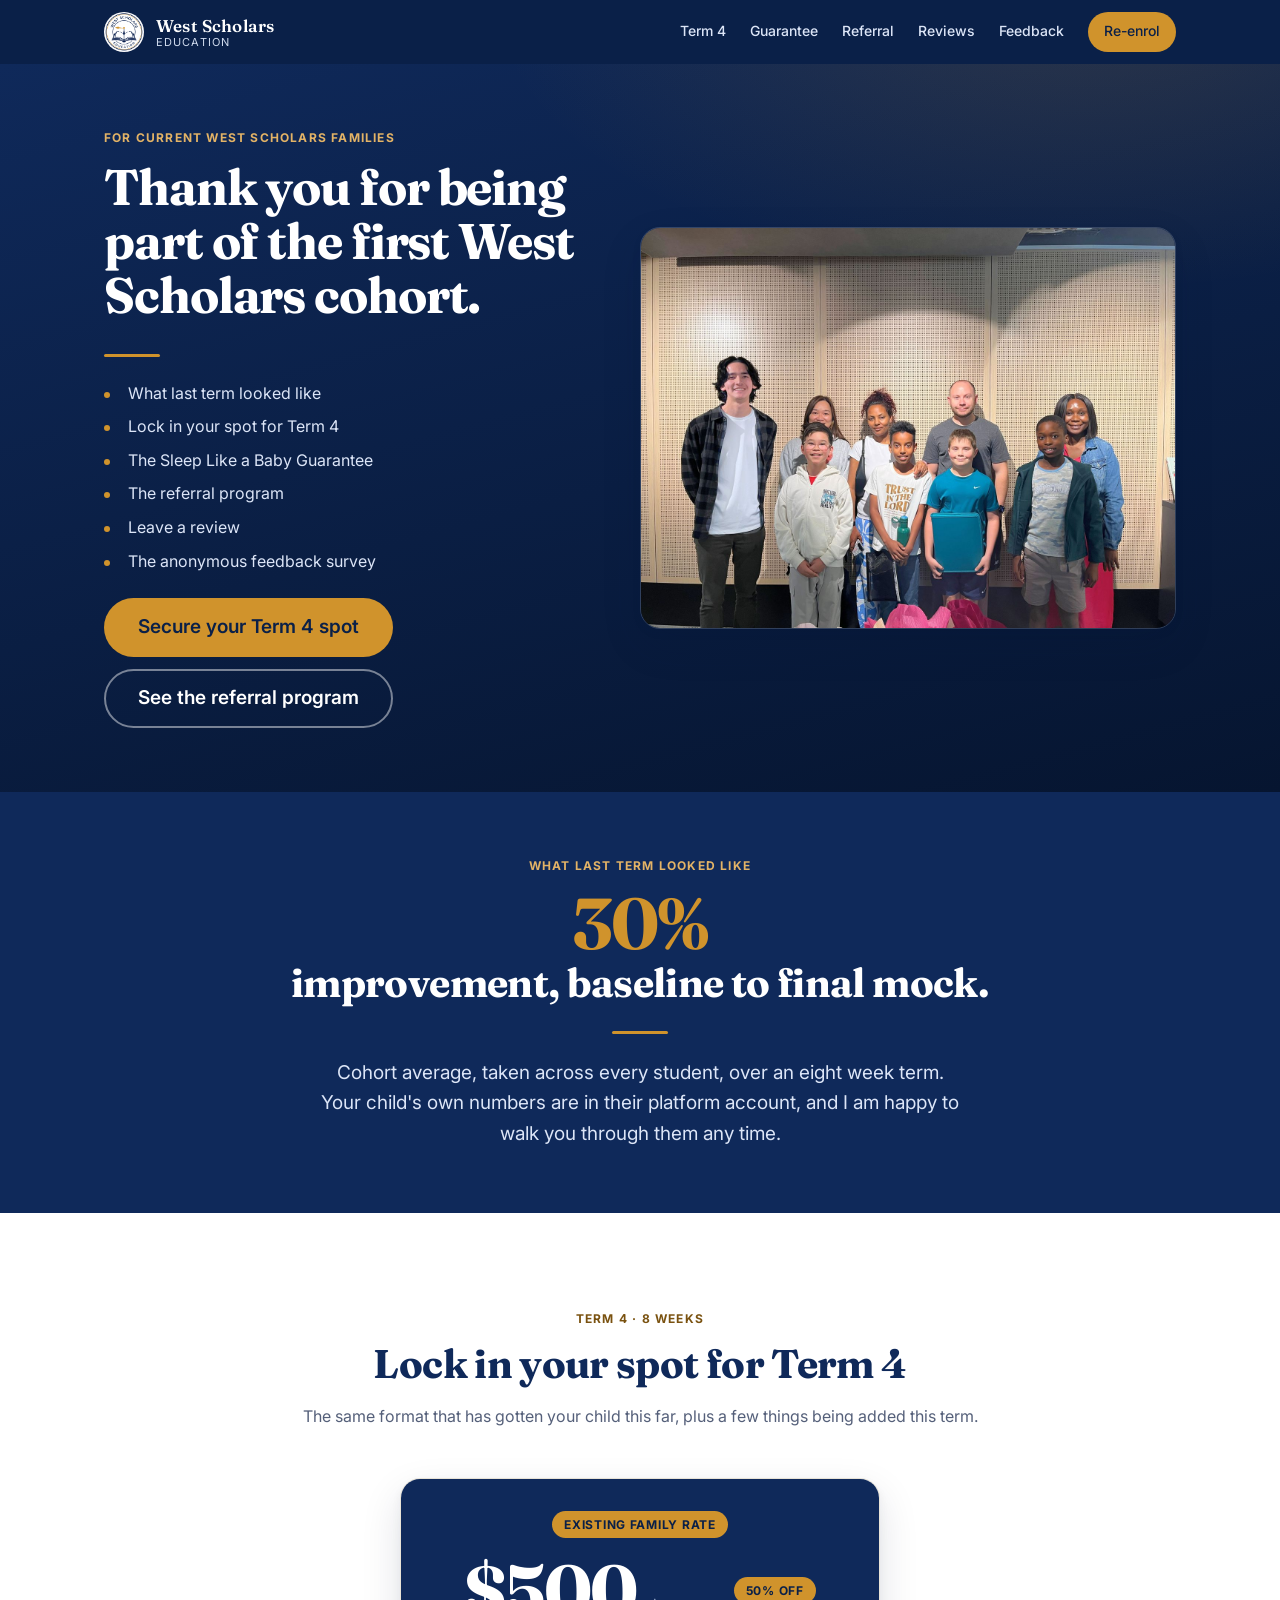
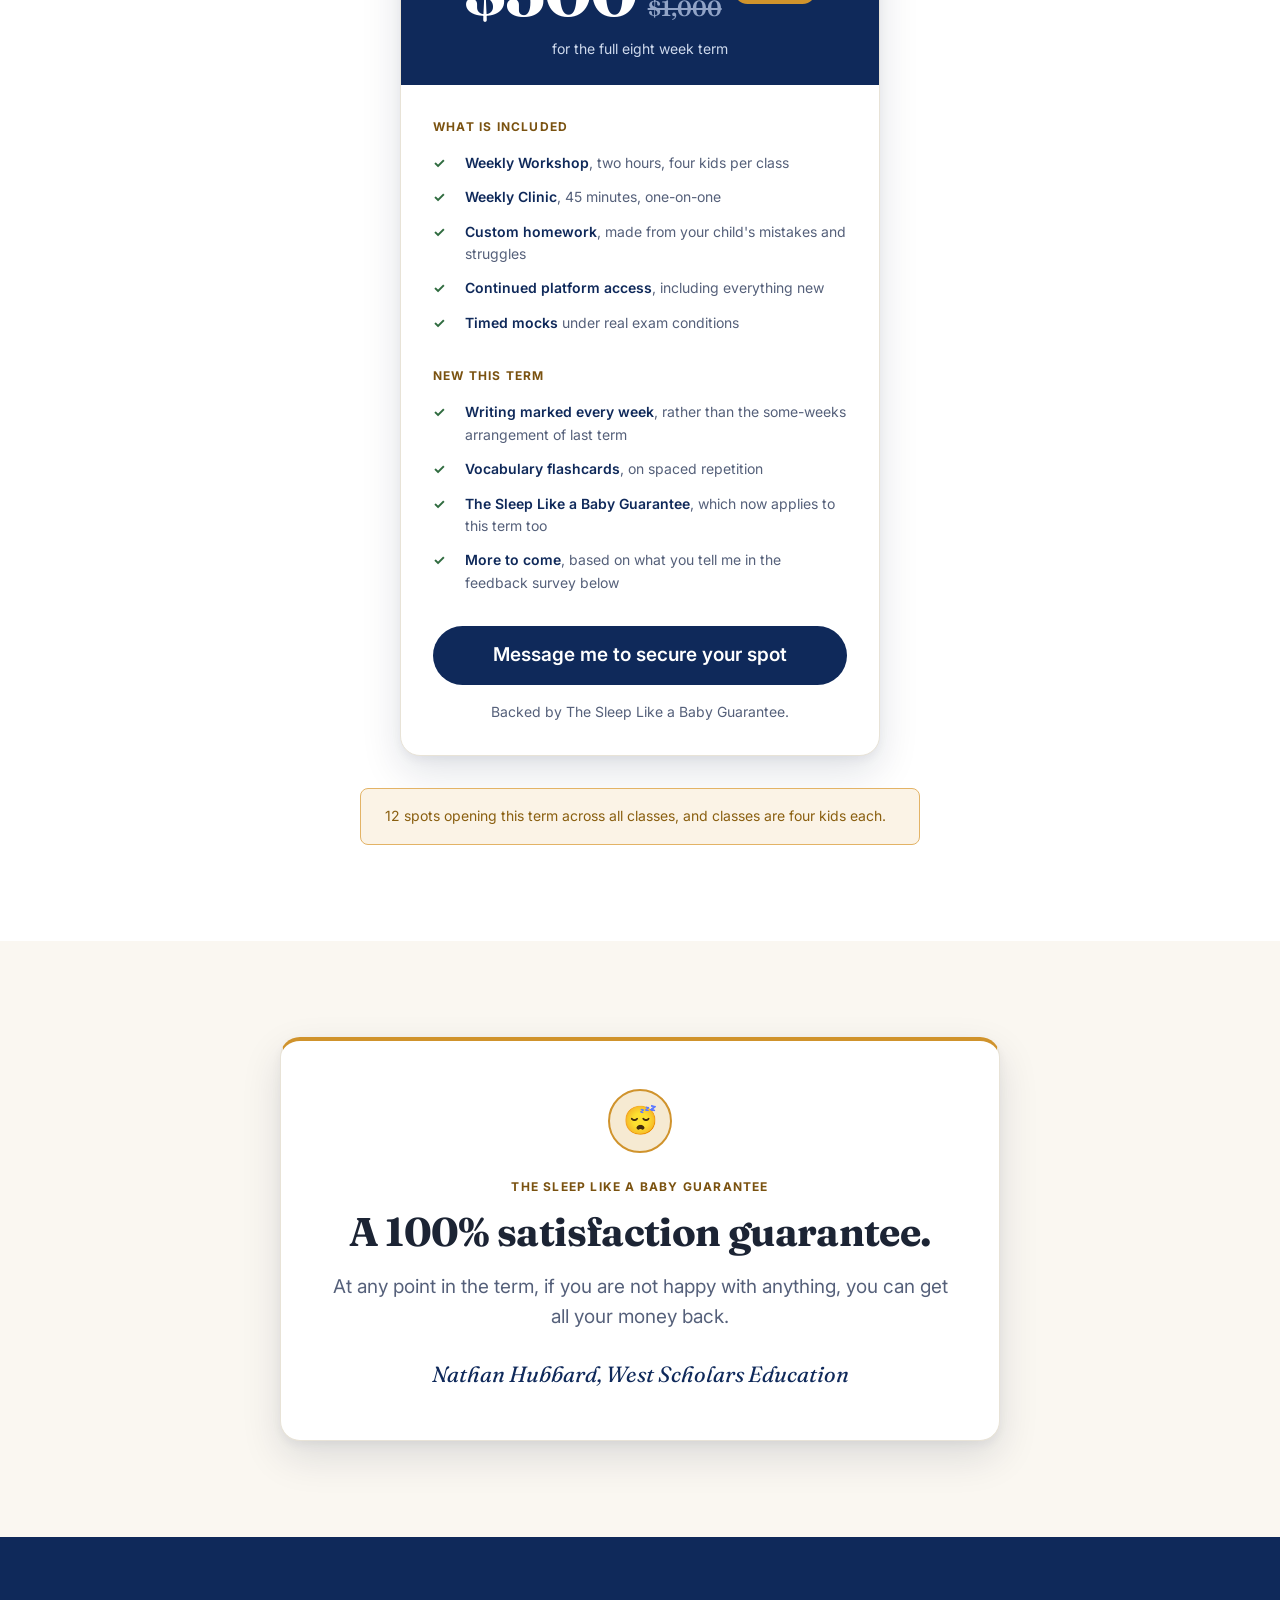
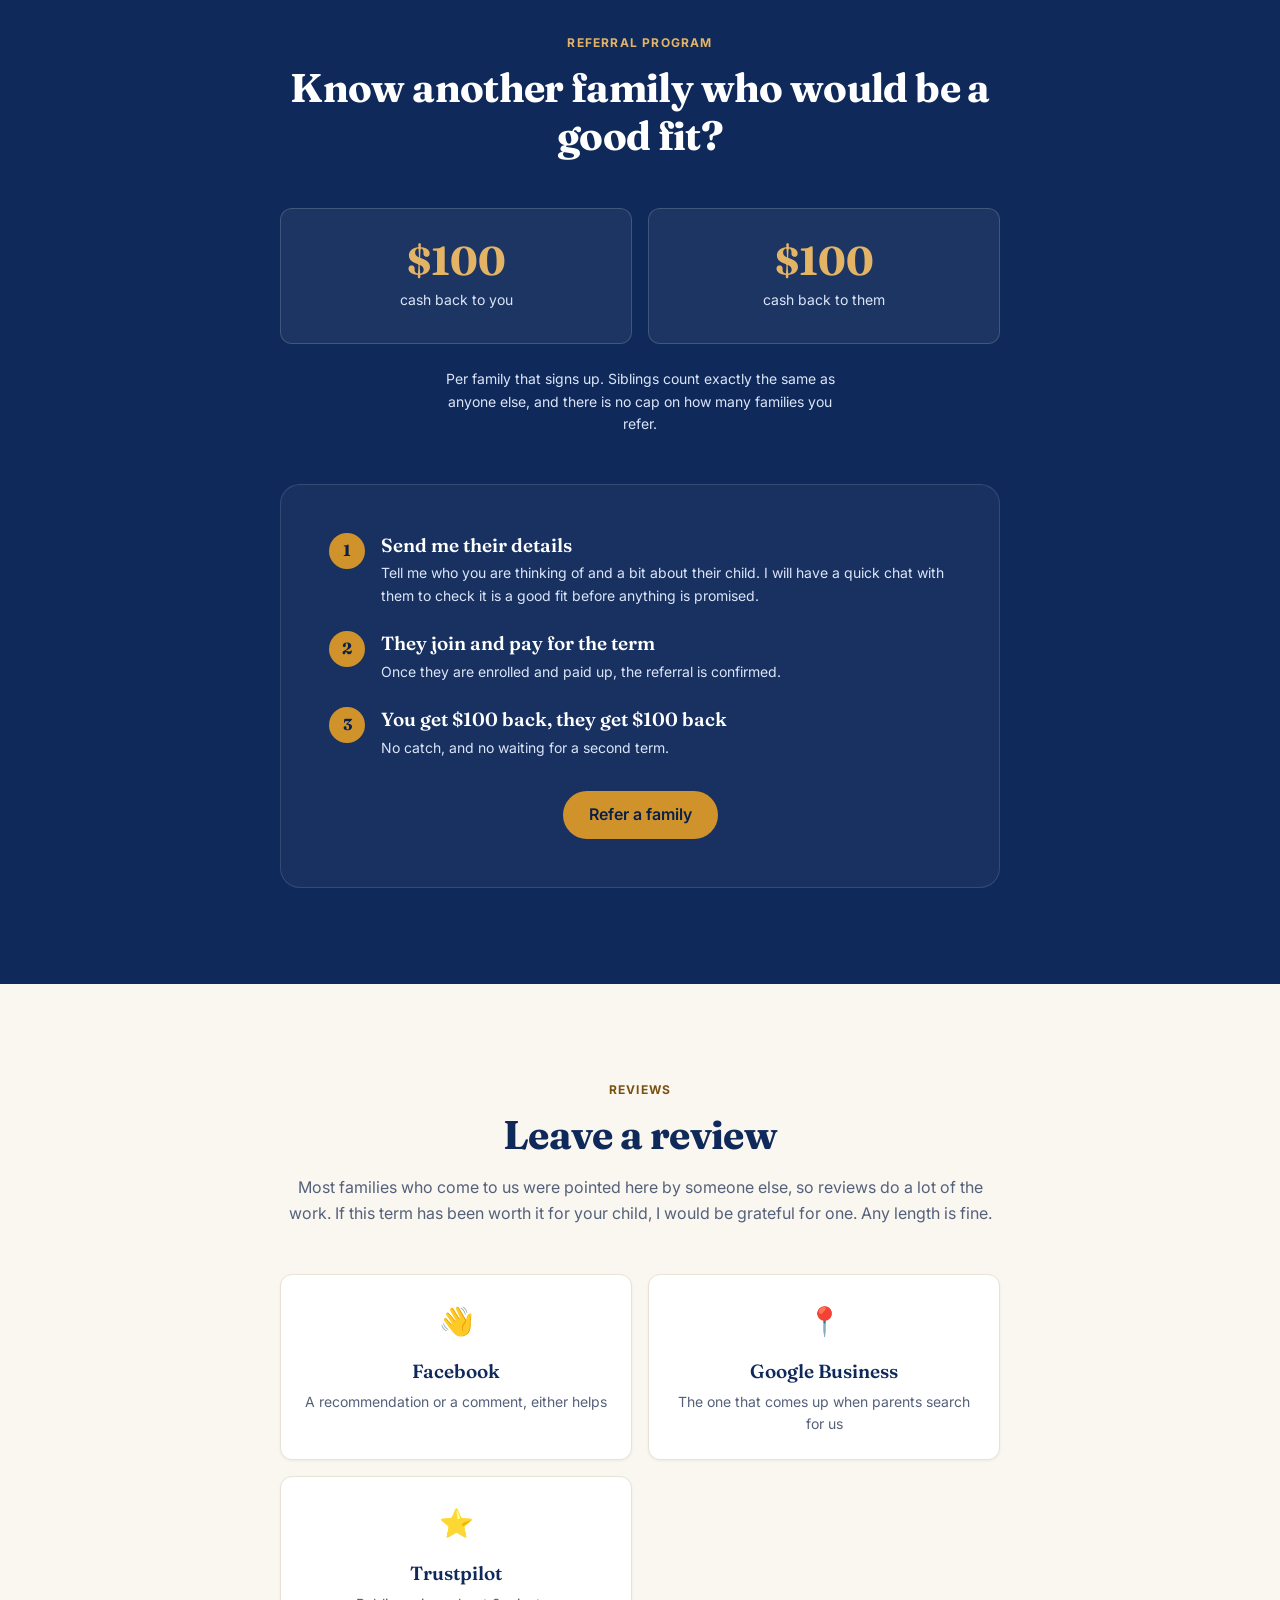
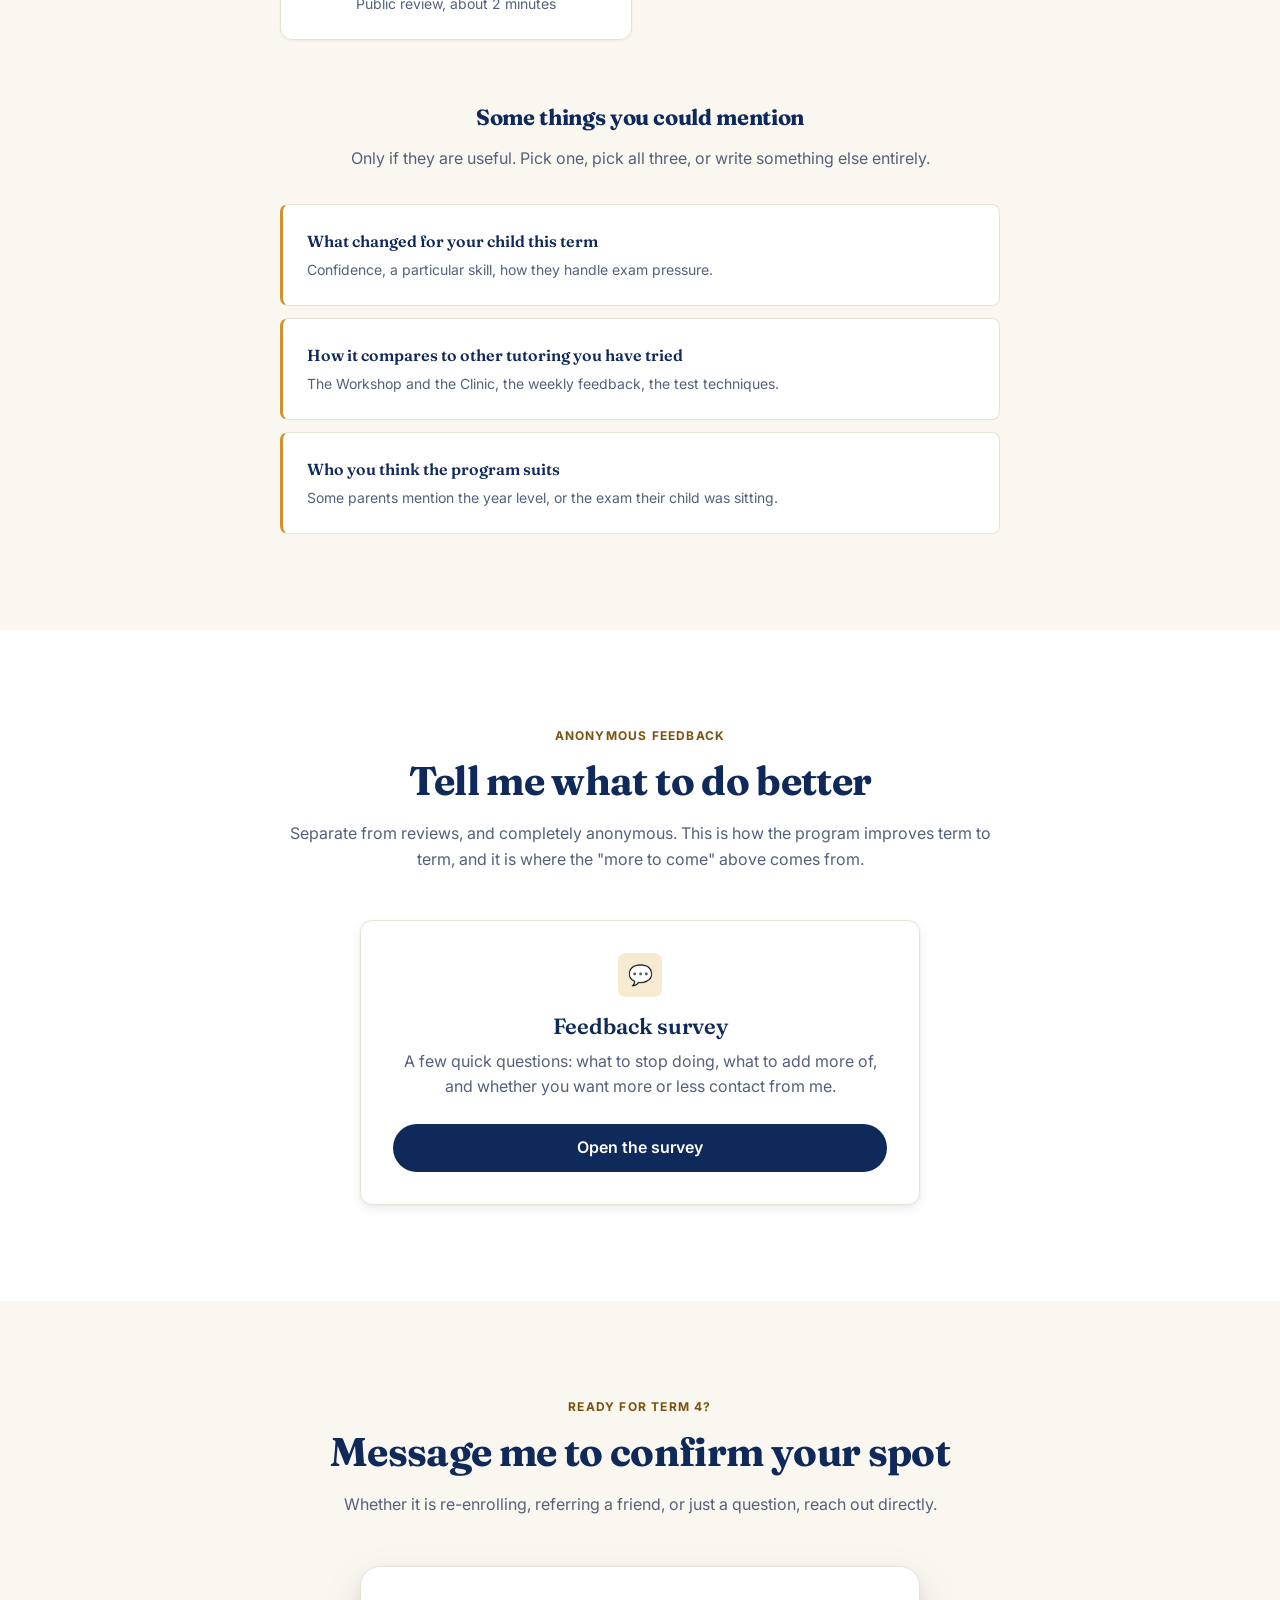
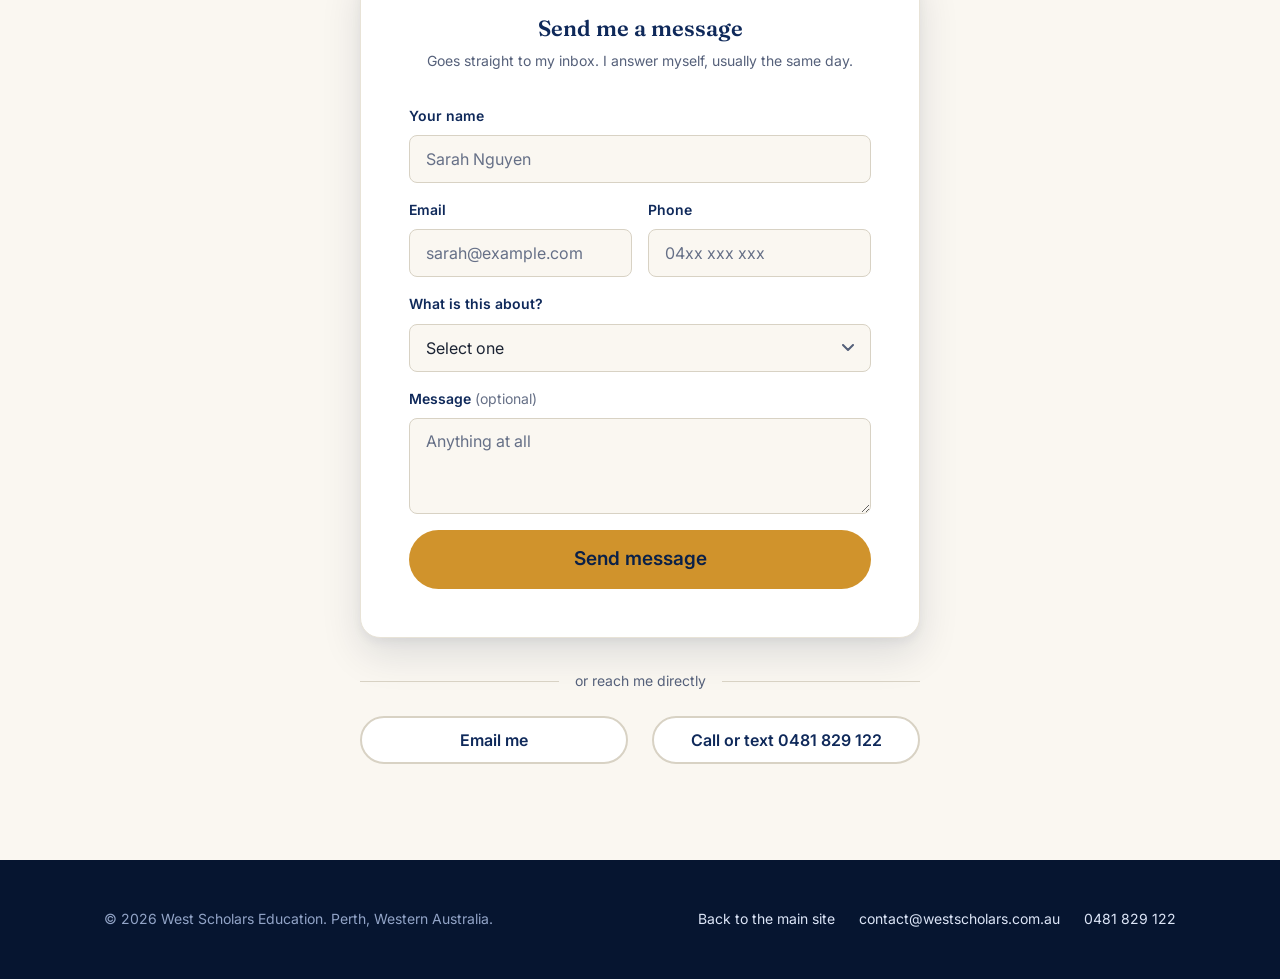
<file: current-clients/index.html>
<!doctype html>
<html lang="en-AU">
<head>
<meta charset="UTF-8">
<meta name="viewport" content="width=device-width, initial-scale=1.0, viewport-fit=cover">

<title>Current Clients | West Scholars</title>
<meta name="description" content="West Scholars current clients: Term 4 re-enrolment, the Sleep Like a Baby Guarantee, the referral cash back program, reviews and the feedback survey.">
<link rel="canonical" href="https://westscholars.com.au/current-clients/">

<meta name="theme-color" content="#0a2048">
<link rel="icon" href="/assets/logo.png">
<link rel="apple-touch-icon" href="/assets/logo.png">

<link rel="preconnect" href="https://fonts.googleapis.com">
<link rel="preconnect" href="https://fonts.gstatic.com" crossorigin>
<link href="https://fonts.googleapis.com/css2?family=Fraunces:opsz,wght@9..144,400..700&family=Inter:wght@400;500;600;700&display=swap" rel="stylesheet">
<link rel="stylesheet" href="/assets/style.css?v=9">
</head>
<body>

<a class="skip-link" href="#main">Skip to content</a>

<header class="site-header">
  <div class="wrap">
    <a class="brand" href="/">
      <img src="/assets/logo.png" alt="" width="40" height="40">
      <span class="brand-text">
        <strong>West Scholars</strong>
        <span>Education</span>
      </span>
    </a>

    <input type="checkbox" id="nav-toggle" class="nav-toggle">
    <label for="nav-toggle" class="nav-toggle-label" aria-label="Open menu"><span class="bars"></span></label>

    <nav class="site-nav" aria-label="Main">
      <a href="#pricing">Term 4</a>
      <a href="#guarantee">Guarantee</a>
      <a href="#referral">Referral</a>
      <a href="#reviews">Reviews</a>
      <a href="#survey">Feedback</a>
      <a class="nav-cta" href="#contact">Re-enrol</a>
    </nav>
  </div>
</header>

<main id="main">

<!-- ========================= HERO =========================
     The cohort photo runs beside the copy here, the same as the homepage
     hero. It is an image element and never a CSS background, so it renders
     even when the edge serves a stale stylesheet. It carries no caption: on
     navy every text element needs its own colour pinned, which is the cascade
     trap documented in CLAUDE.md. -->
<section class="hero">
  <div class="wrap">
    <div>
      <span class="eyebrow">For current West Scholars families</span>
      <h1>Thank you for being part of the first West Scholars cohort.</h1>
      <hr class="rule">
      <ul class="hero-list">
        <li>What last term looked like</li>
        <li>Lock in your spot for Term 4</li>
        <li>The Sleep Like a Baby Guarantee</li>
        <li>The referral program</li>
        <li>Leave a review</li>
        <li>The anonymous feedback survey</li>
      </ul>
      <div class="btn-row hero-actions">
        <a class="btn btn-gold btn-lg" href="#contact">Secure your Term 4 spot</a>
        <a class="btn btn-outline btn-lg" href="#referral">See the referral program</a>
      </div>
    </div>

    <div class="hero-photo">
      <img src="/assets/cohort.jpg" width="1440" height="1080" decoding="async"
           alt="The first West Scholars cohort and their parents together at the end of term.">
    </div>
  </div>
</section>

<!-- ========================= RESULTS REMINDER ========================= -->
<section class="section-navy">
  <div class="wrap">
    <div class="result-headline">
      <span class="eyebrow">What last term looked like</span>
      <h2><span class="big">30%</span> improvement, baseline to final mock.</h2>
      <hr class="rule center-x">
      <p class="lead center-x">Cohort average, taken across every student, over an eight week term. Your child's own numbers are in their platform account, and I am happy to walk you through them any time.</p>
    </div>
  </div>
</section>

<!-- ========================= PRICING ========================= -->
<section class="section-white sec-major" id="pricing">
  <div class="wrap">
    <div class="section-head">
      <span class="eyebrow">Term 4 &middot; 8 weeks</span>
      <h2>Lock in your spot for Term 4</h2>
      <p>The same format that has gotten your child this far, plus a few things being added this term.</p>
    </div>

    <div class="price-card">
      <div class="price-head">
        <span class="badge">Existing family rate</span>
        <div class="price-amount">
          <span class="now">$500</span>
          <span class="was">$1,000</span>
          <span class="off">50% off</span>
        </div>
        <div class="price-period">for the full eight week term</div>
      </div>
      <div class="price-body">
        <div class="lbl">What is included</div>
        <ul class="price-list">
          <li><b>Weekly Workshop</b>, two hours, four kids per class</li>
          <li><b>Weekly Clinic</b>, 45 minutes, one-on-one</li>
          <li><b>Custom homework</b>, made from your child's mistakes and struggles</li>
          <li><b>Continued platform access</b>, including everything new</li>
          <li><b>Timed mocks</b> under real exam conditions</li>
        </ul>

        <div class="lbl">New this term</div>
        <ul class="price-list">
          <li><b>Writing marked every week</b>, rather than the some-weeks arrangement of last term</li>
          <li><b>Vocabulary flashcards</b>, on spaced repetition</li>
          <li><b>The Sleep Like a Baby Guarantee</b>, which now applies to this term too</li>
          <li><b>More to come</b>, based on what you tell me in the feedback survey below</li>
        </ul>

        <a class="btn btn-navy btn-block btn-lg" href="#contact">Message me to secure your spot</a>
        <p class="price-foot">Backed by The Sleep Like a Baby Guarantee.</p>
      </div>
    </div>

    <p class="notice pending wrap-narrow mt-8">12 spots opening this term across all classes, and classes are four kids each.</p>
  </div>
</section>

<!-- ========================= GUARANTEE ========================= -->
<section class="section-cream sec-major" id="guarantee">
  <div class="wrap">
    <div class="guarantee">
      <div class="seal" aria-hidden="true">&#128564;</div>
      <span class="eyebrow">The Sleep Like a Baby Guarantee</span>
      <h2>A 100% satisfaction guarantee.</h2>
      <p class="lead">At any point in the term, if you are not happy with anything, you can get all your money back.</p>
      <p class="signoff">Nathan Hubbard, West Scholars Education</p>
    </div>
  </div>
</section>

<!-- ========================= REFERRAL ========================= -->
<section class="section-navy sec-major" id="referral">
  <div class="wrap">
    <div class="section-head">
      <span class="eyebrow">Referral program</span>
      <h2>Know another family who would be a good fit?</h2>
    </div>

    <div class="referral-amounts wrap-prose">
      <div class="referral-amount">
        <div class="num">$100</div>
        <div class="lbl">cash back to you</div>
      </div>
      <div class="referral-amount">
        <div class="num">$100</div>
        <div class="lbl">cash back to them</div>
      </div>
    </div>
    <p class="referral-note">Per family that signs up. Siblings count exactly the same as anyone else, and there is no cap on how many families you refer.</p>

    <div class="referral-steps wrap-prose">
      <div class="steps">
        <div class="step">
          <div class="num">1</div>
          <div>
            <h4>Send me their details</h4>
            <p>Tell me who you are thinking of and a bit about their child. I will have a quick chat with them to check it is a good fit before anything is promised.</p>
          </div>
        </div>
        <div class="step">
          <div class="num">2</div>
          <div>
            <h4>They join and pay for the term</h4>
            <p>Once they are enrolled and paid up, the referral is confirmed.</p>
          </div>
        </div>
        <div class="step">
          <div class="num">3</div>
          <div>
            <h4>You get $100 back, they get $100 back</h4>
            <p>No catch, and no waiting for a second term.</p>
          </div>
        </div>
      </div>
      <div class="btn-row center mt-8">
        <a class="btn btn-gold" href="#contact">Refer a family</a>
      </div>
    </div>
  </div>
</section>

<!-- ========================= REVIEWS ========================= -->
<section class="section-cream sec-major" id="reviews">
  <div class="wrap">
    <div class="section-head">
      <span class="eyebrow">Reviews</span>
      <h2>Leave a review</h2>
      <p>Most families who come to us were pointed here by someone else, so reviews do a lot of the work. If this term has been worth it for your child, I would be grateful for one. Any length is fine.</p>
    </div>

    <div class="review-grid wrap-prose">
      <a class="review-tile" href="https://www.facebook.com/people/West-Scholars-Education/61594048093920/" target="_blank" rel="noopener">
        <div class="emoji" aria-hidden="true">&#128075;</div>
        <div class="platform">Facebook</div>
        <div class="hint">A recommendation or a comment, either helps</div>
      </a>
      <a class="review-tile" href="https://g.page/r/Ce10IVxTss2aEBM/review" target="_blank" rel="noopener">
        <div class="emoji" aria-hidden="true">&#128205;</div>
        <div class="platform">Google Business</div>
        <div class="hint">The one that comes up when parents search for us</div>
      </a>
      <a class="review-tile" href="https://au.trustpilot.com/review/westscholars.com.au" target="_blank" rel="noopener">
        <div class="emoji" aria-hidden="true">&#11088;</div>
        <div class="platform">Trustpilot</div>
        <div class="hint">Public review, about 2 minutes</div>
      </a>
    </div>

    <div class="wrap-prose mt-16">
      <div class="section-head mb-8">
        <h2 class="size-h3">Some things you could mention</h2>
        <p>Only if they are useful. Pick one, pick all three, or write something else entirely.</p>
      </div>
      <div class="prompt-list">
        <div class="prompt-card">
          <div class="q">What changed for your child this term</div>
          <div class="a">Confidence, a particular skill, how they handle exam pressure.</div>
        </div>
        <div class="prompt-card">
          <div class="q">How it compares to other tutoring you have tried</div>
          <div class="a">The Workshop and the Clinic, the weekly feedback, the test techniques.</div>
        </div>
        <div class="prompt-card">
          <div class="q">Who you think the program suits</div>
          <div class="a">Some parents mention the year level, or the exam their child was sitting.</div>
        </div>
      </div>
    </div>
  </div>
</section>

<!-- ========================= SURVEY ========================= -->
<section class="section-white sec-major" id="survey">
  <div class="wrap">
    <div class="section-head">
      <span class="eyebrow">Anonymous feedback</span>
      <h2>Tell me what to do better</h2>
      <p>Separate from reviews, and completely anonymous. This is how the program improves term to term, and it is where the "more to come" above comes from.</p>
    </div>
    <div class="card wrap-narrow center">
      <div class="icon center-x" aria-hidden="true">&#128172;</div>
      <h3>Feedback survey</h3>
      <p class="mb-6">A few quick questions: what to stop doing, what to add more of, and whether you want more or less contact from me.</p>
      <a class="btn btn-navy btn-block" href="https://forms.gle/rLjrPva2tPDzs9eZA" target="_blank" rel="noopener">Open the survey</a>
    </div>
  </div>
</section>

<!-- ========================= CONTACT ========================= -->
<section class="section-cream sec-major" id="contact">
  <div class="wrap">
    <div class="section-head">
      <span class="eyebrow">Ready for Term 4?</span>
      <h2>Message me to confirm your spot</h2>
      <p>Whether it is re-enrolling, referring a friend, or just a question, reach out directly.</p>
    </div>

    <form class="form-card" action="https://formsubmit.co/contact@westscholars.com.au" method="POST">
      <h3>Send me a message</h3>
      <p class="form-intro">Goes straight to my inbox. I answer myself, usually the same day.</p>

      <input type="hidden" name="_subject" value="Current client message, West Scholars">
      <input type="hidden" name="_captcha" value="false">
      <input type="hidden" name="_template" value="table">
      <input type="hidden" name="_next" value="https://westscholars.com.au/thanks">
      <div class="hp" aria-hidden="true"><label>Leave this empty<input type="text" name="_honey" tabindex="-1" autocomplete="off"></label></div>

      <div class="form-grid">
        <div class="field">
          <label for="cc-name">Your name</label>
          <input id="cc-name" name="Name" type="text" required autocomplete="name" placeholder="Sarah Nguyen">
        </div>
        <div class="form-row">
          <div class="field">
            <label for="cc-email">Email</label>
            <input id="cc-email" name="Email" type="email" required autocomplete="email" placeholder="sarah@example.com">
          </div>
          <div class="field">
            <label for="cc-phone">Phone</label>
            <input id="cc-phone" name="Phone" type="tel" required autocomplete="tel" inputmode="tel" placeholder="04xx xxx xxx">
          </div>
        </div>
        <div class="field">
          <label for="cc-topic">What is this about?</label>
          <select id="cc-topic" name="Topic" required>
            <option value="">Select one</option>
            <option>Re-enrolling for Term 4</option>
            <option>Referring a family</option>
            <option>A question about my child's progress</option>
            <option>Something else</option>
          </select>
        </div>
        <div class="field">
          <label for="cc-message">Message <span class="opt">(optional)</span></label>
          <textarea id="cc-message" name="Message" rows="3" placeholder="Anything at all"></textarea>
        </div>
        <button type="submit" class="btn btn-gold btn-block btn-lg">Send message</button>
      </div>
    </form>

    <div class="or-divider">or reach me directly</div>

    <div class="grid grid-2 wrap-narrow">
      <a class="btn btn-ghost btn-block" href="mailto:contact@westscholars.com.au">Email me</a>
      <a class="btn btn-ghost btn-block" href="tel:0481829122">Call or text 0481 829 122</a>
    </div>
  </div>
</section>

</main>

<footer class="site-footer">
  <div class="wrap">
    <span>&copy; 2026 West Scholars Education. Perth, Western Australia.</span>
    <div class="links">
      <a href="/">Back to the main site</a>
      <a href="mailto:contact@westscholars.com.au">contact@westscholars.com.au</a>
      <a href="tel:0481829122">0481 829 122</a>
    </div>
  </div>
</footer>

</body>
</html>
</file>
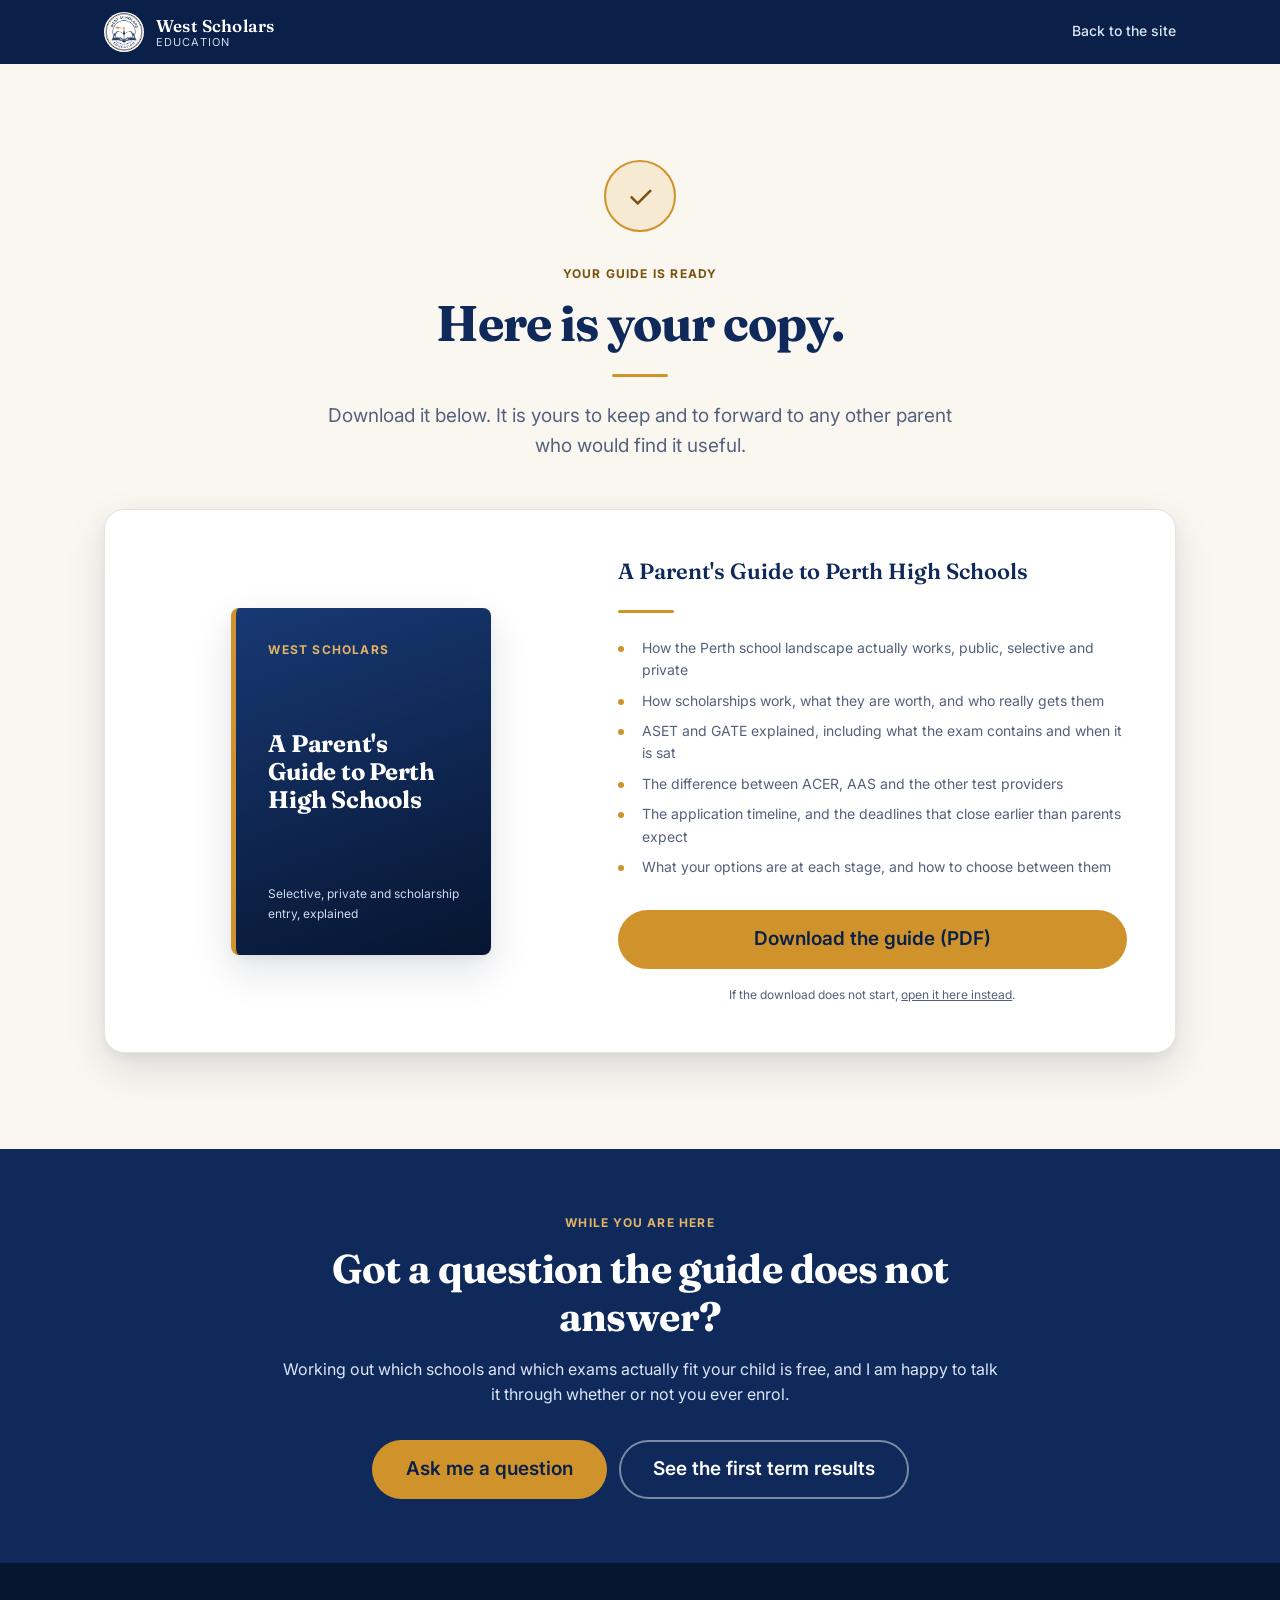
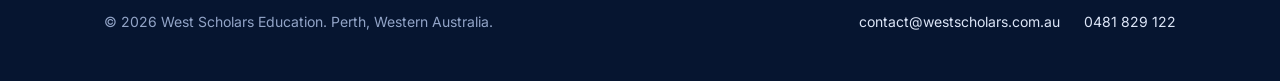
<file: guide.html>
<!doctype html>
<html lang="en-AU">
<head>
<meta charset="UTF-8">
<meta name="viewport" content="width=device-width, initial-scale=1.0, viewport-fit=cover">
<title>Your guide is ready | West Scholars</title>
<meta name="description" content="Download A Parent's Guide to Perth High Schools from West Scholars.">
<meta name="robots" content="noindex, follow">
<meta name="theme-color" content="#0a2048">
<link rel="icon" href="/assets/logo.png">
<link rel="preconnect" href="https://fonts.googleapis.com">
<link rel="preconnect" href="https://fonts.gstatic.com" crossorigin>
<link href="https://fonts.googleapis.com/css2?family=Fraunces:opsz,wght@9..144,400..700&family=Inter:wght@400;500;600;700&display=swap" rel="stylesheet">
<link rel="stylesheet" href="/assets/style.css?v=9">
</head>
<body>

<a class="skip-link" href="#main">Skip to content</a>

<header class="site-header">
  <div class="wrap">
    <a class="brand" href="/">
      <img src="/assets/logo.png" alt="" width="40" height="40">
      <span class="brand-text">
        <strong>West Scholars</strong>
        <span>Education</span>
      </span>
    </a>
    <nav class="site-nav site-nav-simple" aria-label="Main">
      <a href="/">Back to the site</a>
    </nav>
  </div>
</header>

<main id="main">
  <section class="section-cream sec-major">
    <div class="wrap">
      <div class="section-head">
        <div class="tick" aria-hidden="true">&#10003;</div>
        <span class="eyebrow">Your guide is ready</span>
        <h1>Here is your copy.</h1>
        <hr class="rule center-x">
        <p class="lead center-x">Download it below. It is yours to keep and to forward to any other parent who would find it useful.</p>
      </div>

      <div class="magnet">
        <div class="magnet-cover" aria-hidden="true">
          <div class="kicker">West Scholars</div>
          <div class="t">A Parent's Guide to Perth High Schools</div>
          <div class="b">Selective, private and scholarship entry, explained</div>
        </div>
        <div>
          <h3>A Parent's Guide to Perth High Schools</h3>
          <hr class="rule">
          <ul>
            <li>How the Perth school landscape actually works, public, selective and private</li>
            <li>How scholarships work, what they are worth, and who really gets them</li>
            <li>ASET and GATE explained, including what the exam contains and when it is sat</li>
            <li>The difference between ACER, AAS and the other test providers</li>
            <li>The application timeline, and the deadlines that close earlier than parents expect</li>
            <li>What your options are at each stage, and how to choose between them</li>
          </ul>
          <a class="btn btn-gold btn-block btn-lg" href="/Perth-high-schools-guide.pdf" download>Download the guide (PDF)</a>
          <p class="form-foot">If the download does not start, <a href="/Perth-high-schools-guide.pdf">open it here instead</a>.</p>
        </div>
      </div>
    </div>
  </section>

  <section class="section-navy">
    <div class="wrap">
      <div class="section-head mb-8">
        <span class="eyebrow">While you are here</span>
        <h2>Got a question the guide does not answer?</h2>
        <p>Working out which schools and which exams actually fit your child is free, and I am happy to talk it through whether or not you ever enrol.</p>
      </div>
      <div class="btn-row center">
        <a class="btn btn-gold btn-lg" href="/#contact">Ask me a question</a>
        <a class="btn btn-outline btn-lg" href="/#results">See the first term results</a>
      </div>
    </div>
  </section>
</main>

<footer class="site-footer">
  <div class="wrap">
    <span>&copy; 2026 West Scholars Education. Perth, Western Australia.</span>
    <div class="links">
      <a href="mailto:contact@westscholars.com.au">contact@westscholars.com.au</a>
      <a href="tel:0481829122">0481 829 122</a>
    </div>
  </div>
</footer>

</body>
</html>
</file>
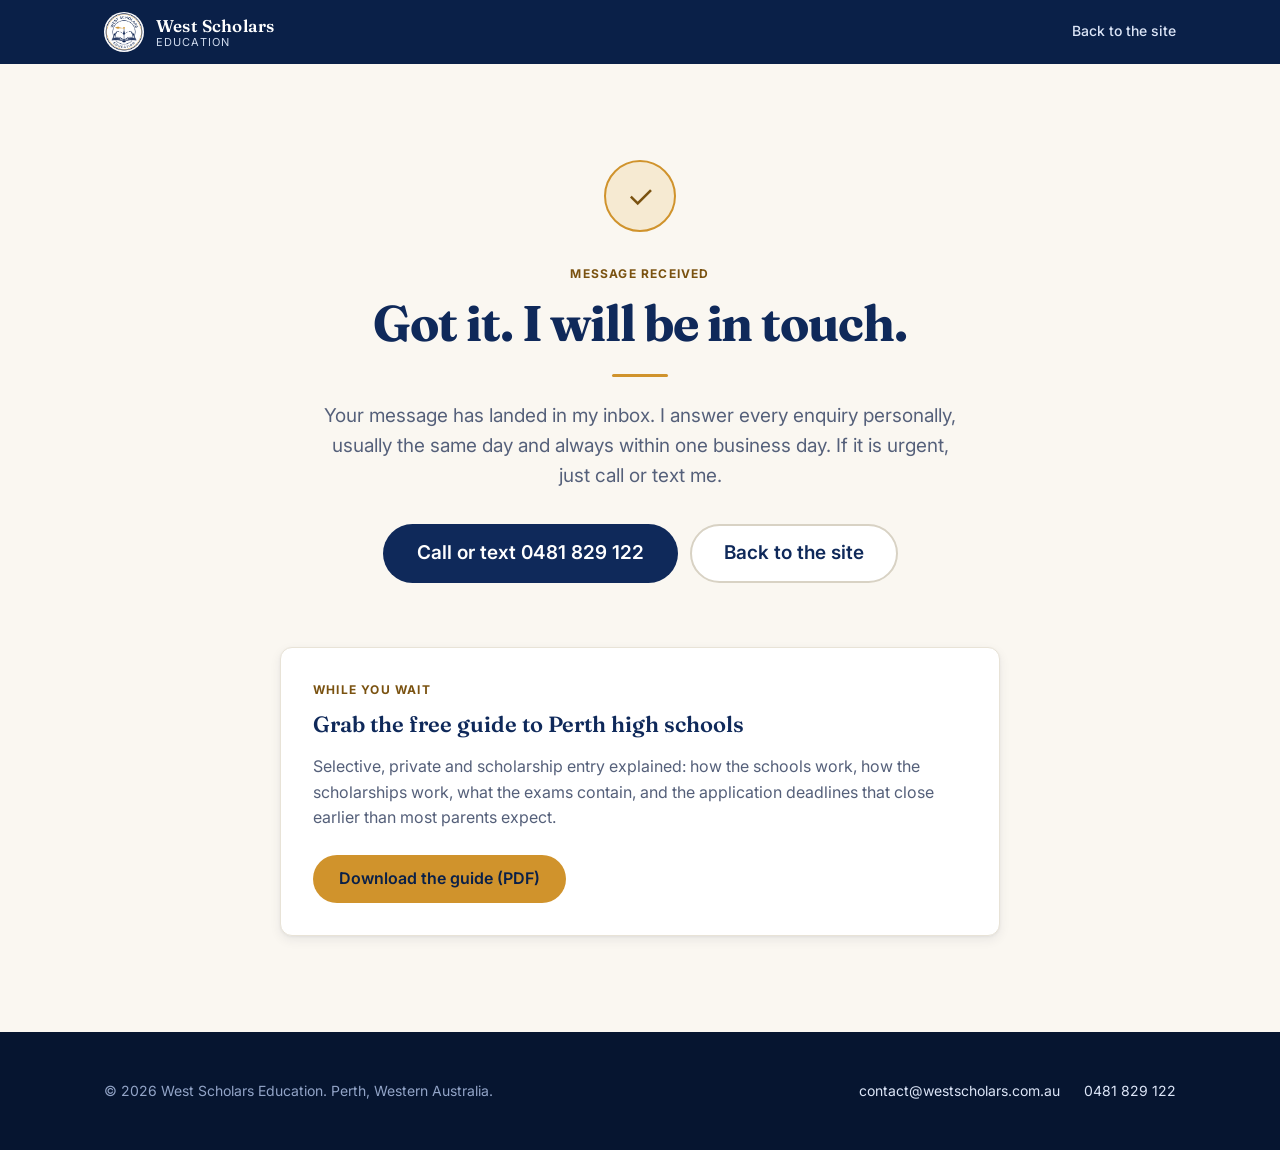
<file: thanks.html>
<!doctype html>
<html lang="en-AU">
<head>
<meta charset="UTF-8">
<meta name="viewport" content="width=device-width, initial-scale=1.0, viewport-fit=cover">
<title>Message received | West Scholars</title>
<meta name="description" content="Your message has reached West Scholars. Nathan will be in touch, usually the same day.">
<meta name="robots" content="noindex, follow">
<meta name="theme-color" content="#0a2048">
<link rel="icon" href="/assets/logo.png">
<link rel="preconnect" href="https://fonts.googleapis.com">
<link rel="preconnect" href="https://fonts.gstatic.com" crossorigin>
<link href="https://fonts.googleapis.com/css2?family=Fraunces:opsz,wght@9..144,400..700&family=Inter:wght@400;500;600;700&display=swap" rel="stylesheet">
<link rel="stylesheet" href="/assets/style.css?v=9">
</head>
<body>

<a class="skip-link" href="#main">Skip to content</a>

<header class="site-header">
  <div class="wrap">
    <a class="brand" href="/">
      <img src="/assets/logo.png" alt="" width="40" height="40">
      <span class="brand-text">
        <strong>West Scholars</strong>
        <span>Education</span>
      </span>
    </a>
    <nav class="site-nav site-nav-simple" aria-label="Main">
      <a href="/">Back to the site</a>
    </nav>
  </div>
</header>

<main id="main">
  <section class="confirm section-cream">
    <div class="wrap">
      <div class="inner">
        <div class="tick" aria-hidden="true">&#10003;</div>
        <span class="eyebrow">Message received</span>
        <h1>Got it. I will be in touch.</h1>
        <hr class="rule center-x">
        <p class="lead center-x">Your message has landed in my inbox. I answer every enquiry personally, usually the same day and always within one business day. If it is urgent, just call or text me.</p>

        <div class="btn-row center mt-8">
          <a class="btn btn-navy btn-lg" href="tel:0481829122">Call or text 0481 829 122</a>
          <a class="btn btn-ghost btn-lg" href="/">Back to the site</a>
        </div>

        <div class="card mt-16 text-left">
          <span class="eyebrow">While you wait</span>
          <h3>Grab the free guide to Perth high schools</h3>
          <p class="mt-4">Selective, private and scholarship entry explained: how the schools work, how the scholarships work, what the exams contain, and the application deadlines that close earlier than most parents expect.</p>
          <p class="mt-6">
            <a class="btn btn-gold" href="/Perth-high-schools-guide.pdf" download>Download the guide (PDF)</a>
          </p>
        </div>
      </div>
    </div>
  </section>
</main>

<footer class="site-footer">
  <div class="wrap">
    <span>&copy; 2026 West Scholars Education. Perth, Western Australia.</span>
    <div class="links">
      <a href="mailto:contact@westscholars.com.au">contact@westscholars.com.au</a>
      <a href="tel:0481829122">0481 829 122</a>
    </div>
  </div>
</footer>

</body>
</html>
</file>
<file: assets/style.css>
@charset "UTF-8";
/* ==========================================================================
   West Scholars design system
   --------------------------------------------------------------------------
   Direction: "Prospectus". Serif headings (Fraunces) over a neutral sans body
   (Inter), warm cream ground, navy ink, gold used only as rules and accents.

   Everything is token-driven. Do not hardcode a colour, size, space, radius
   or shadow in the HTML. If a value you need does not exist as a token, add
   the token here rather than writing an inline style.
   ========================================================================== */

/* --------------------------------------------------------------------------
   1. Tokens
   -------------------------------------------------------------------------- */

:root {
  /* --- Colour: navy ramp (brand ink) ---
     navy-900 is sampled from the crest in assets/logo.png (#0a2048), so the
     header sits flush with the mark. The rest of the ramp holds that hue. */
  --navy-950: #061530;
  --navy-900: #0a2048;
  --navy-800: #0f295a;
  --navy-700: #183974;
  --navy-600: #274c8e;
  --navy-500: #4167ac;
  --navy-300: #92a4c7;
  --navy-200: #cfdaed;
  --navy-100: #dce5f7;

  /* --- Colour: brass ramp (accent) ---
     brass-700 is the only gold safe for text on light grounds (7.2:1).
     brass-400 is the fill/accent gold, and is safe for text on navy. */
  --brass-700: #7a5210;
  --brass-600: #96671a;
  --brass-500: #b8862a;
  --brass-400: #d0932c;
  --brass-300: #e3b366;
  --brass-100: #f6ead2;

  /* --- Colour: warm neutral ramp --- */
  --warm-900: #1c2434;
  --warm-700: #3c4560;
  --warm-600: #55607a;
  --warm-400: #9aa1b3;
  --warm-300: #d8d2c4;
  --warm-200: #e8e3d7;
  --warm-100: #f3efe6;
  --warm-50:  #faf7f1;
  --white:    #ffffff;

  /* --- Colour: semantic --- */
  --success:    #2f6b3f;
  --success-bg: #f1f7f1;
  --warning:    #8a5f10;
  --warning-bg: #fbf3e6;
  --error:      #b3261e;
  --error-bg:   #fdecec;

  /* --- Colour: roles (use these in components, not the raw ramps) --- */
  --ink:           var(--warm-900);
  --ink-soft:      var(--warm-600);
  --ink-inverse:   var(--white);
  --ink-on-navy:   var(--navy-100);
  --accent:        var(--brass-400);
  --accent-text:   var(--brass-700);
  --ground:        var(--warm-50);
  --surface:       var(--white);
  --surface-sunk:  var(--warm-100);
  --ink-faint:     #667087;   /* placeholders and optional labels: 4.6:1 on cream */
  --border:        var(--warm-200);
  --border-strong: var(--warm-300);
  --rule:          var(--brass-400);

  /* --- Type families --- */
  --font-display: "Fraunces", "Iowan Old Style", Georgia, "Times New Roman", serif;
  --font-body: "Inter", -apple-system, BlinkMacSystemFont, "Segoe UI", Roboto, Helvetica, Arial, sans-serif;

  /* --- Type scale (1.25 ratio, fluid where it matters) --- */
  --fs-display: clamp(2.125rem, 1.5rem + 2.6vw, 3.125rem);
  --fs-h2:      clamp(1.75rem, 1.35rem + 1.9vw, 2.5rem);
  --fs-h3:      1.375rem;
  --fs-h4:      1.1875rem;
  --fs-lead:    clamp(1.0625rem, 1rem + 0.3vw, 1.1875rem);
  --fs-body:    1rem;
  --fs-sm:      0.875rem;
  --fs-xs:      0.75rem;
  --fs-stat:    clamp(2.5rem, 1.6rem + 4vw, 4.5rem);
  --fs-stat-sm: clamp(1.75rem, 1.3rem + 2vw, 2.5rem);

  /* --- Line heights --- */
  --lh-tight: 1.08;
  --lh-snug:  1.2;
  --lh-body:  1.6;

  /* --- Letter spacing --- */
  --ls-display: -0.022em;
  --ls-h2:      -0.016em;
  --ls-label:   0.1em;

  /* --- Space: 4px base --- */
  --s-1:  4px;
  --s-2:  8px;
  --s-3:  12px;
  --s-4:  16px;
  --s-6:  24px;
  --s-8:  32px;
  --s-12: 48px;
  --s-16: 64px;
  --s-24: 96px;
  --s-32: 128px;

  /* --- Section rhythm --- */
  --sec-major:    var(--s-24);
  --sec-standard: var(--s-16);
  --sec-tight:    var(--s-12);

  /* --- Radius --- */
  --r-sm:   8px;
  --r-md:   12px;
  --r-lg:   20px;
  --r-full: 999px;

  /* --- Elevation (navy-tinted, three tiers) --- */
  --e1: 0 1px 3px rgba(10, 28, 61, 0.06);
  --e2: 0 4px 12px rgba(10, 28, 61, 0.07), 0 1px 3px rgba(10, 28, 61, 0.05);
  --e3: 0 16px 40px rgba(10, 28, 61, 0.12), 0 4px 10px rgba(10, 28, 61, 0.05);

  /* --- Containers --- */
  --w-page:   1120px;
  --w-prose:  720px;
  --w-narrow: 560px;

  /* --- Motion --- */
  --ease: cubic-bezier(0.2, 0.6, 0.2, 1);
  --dur:  0.16s;
}

/* --------------------------------------------------------------------------
   2. Base
   -------------------------------------------------------------------------- */

*, *::before, *::after { box-sizing: border-box; }

html {
  scroll-behavior: smooth;
  scroll-padding-top: var(--s-16);
  -webkit-text-size-adjust: 100%;
}

body {
  margin: 0;
  font-family: var(--font-body);
  font-size: var(--fs-body);
  line-height: var(--lh-body);
  color: var(--ink);
  background: var(--ground);
  -webkit-font-smoothing: antialiased;
  -moz-osx-font-smoothing: grayscale;
}

img { max-width: 100%; display: block; }
a { color: inherit; }

h1, h2, h3, h4 {
  font-family: var(--font-display);
  font-weight: 600;
  font-variation-settings: "SOFT" 0, "WONK" 0;
  color: var(--navy-800);
  margin: 0;
}

h1 { font-size: var(--fs-display); line-height: var(--lh-tight); letter-spacing: var(--ls-display); font-weight: 700; }
h2 { font-size: var(--fs-h2);      line-height: var(--lh-snug);  letter-spacing: var(--ls-h2);      font-weight: 700; }
h3 { font-size: var(--fs-h3);      line-height: 1.25; }
h4 { font-size: var(--fs-h4);      line-height: 1.35; }

p { margin: 0 0 var(--s-4); }
p:last-child { margin-bottom: 0; }

/* Focus: visible for keyboard users, invisible for mouse users. */
:focus-visible {
  outline: 3px solid var(--brass-400);
  outline-offset: 2px;
  border-radius: var(--r-sm);
}
:focus:not(:focus-visible) { outline: none; }

.skip-link {
  position: absolute;
  left: var(--s-4);
  top: calc(-1 * var(--s-16));
  z-index: 100;
  background: var(--brass-400);
  color: var(--navy-900);
  padding: var(--s-3) var(--s-6);
  border-radius: var(--r-full);
  font-weight: 600;
  text-decoration: none;
  transition: top var(--dur) var(--ease);
}
.skip-link:focus { top: var(--s-4); }

.visually-hidden {
  position: absolute;
  width: 1px; height: 1px;
  padding: 0; margin: -1px;
  overflow: hidden;
  clip: rect(0 0 0 0);
  white-space: nowrap;
  border: 0;
}

/* --------------------------------------------------------------------------
   3. Layout primitives
   -------------------------------------------------------------------------- */

.wrap {
  max-width: var(--w-page);
  margin-inline: auto;
  padding-inline: var(--s-6);
}

.wrap-prose  { max-width: var(--w-prose);  margin-inline: auto; }
.wrap-narrow { max-width: var(--w-narrow); margin-inline: auto; }

section { padding-block: var(--sec-standard); }
.sec-major { padding-block: var(--sec-major); }
.sec-tight { padding-block: var(--sec-tight); }

.section-cream { background: var(--ground); }
.section-white { background: var(--surface); }
.section-navy  { background: var(--navy-800); color: var(--ink-inverse); }
.section-navy h2, .section-navy h3, .section-navy h4 { color: var(--ink-inverse); }

.grid { display: grid; gap: var(--s-6); }
.grid-2 { grid-template-columns: repeat(2, 1fr); }
.grid-3 { grid-template-columns: repeat(3, 1fr); }

/* --------------------------------------------------------------------------
   4. Shared type components
   -------------------------------------------------------------------------- */

.eyebrow {
  display: block;
  font-family: var(--font-body);
  font-size: var(--fs-xs);
  font-weight: 700;
  letter-spacing: var(--ls-label);
  text-transform: uppercase;
  color: var(--accent-text);
  margin-bottom: var(--s-3);
}
.section-navy .eyebrow,
.hero .eyebrow { color: var(--brass-300); }

.lead {
  font-size: var(--fs-lead);
  color: var(--ink-soft);
  max-width: 54ch;
}
.section-navy .lead, .hero .lead { color: var(--ink-on-navy); }

.section-head {
  max-width: var(--w-prose);
  margin: 0 auto var(--s-12);
  text-align: center;
}
.section-head .lead { margin-inline: auto; }
.section-head p { color: var(--ink-soft); margin-top: var(--s-4); }
.section-navy .section-head p { color: var(--ink-on-navy); }

/* A short gold rule. The signature mark of the prospectus direction. */
.rule {
  width: 56px;
  height: 3px;
  background: var(--rule);
  border: 0;
  border-radius: var(--r-full);
  margin: var(--s-6) 0;
}
.section-head .rule { margin-inline: auto; }

.fine-print { font-size: var(--fs-sm); color: var(--ink-soft); }

/* --------------------------------------------------------------------------
   5. Header
   -------------------------------------------------------------------------- */

.site-header {
  background: var(--navy-900);
  color: var(--ink-inverse);
  position: sticky;
  top: 0;
  z-index: 40;
}

.site-header .wrap {
  display: flex;
  align-items: center;
  justify-content: space-between;
  gap: var(--s-4);
  padding-block: var(--s-3);
}

.brand {
  display: flex;
  align-items: center;
  gap: var(--s-3);
  text-decoration: none;
  color: var(--ink-inverse);
  flex: none;
}

.brand img {
  height: 40px;
  width: 40px;
  border-radius: 50%;
  background: var(--white);
  flex: none;
}

.brand-text { display: flex; flex-direction: column; line-height: 1.15; }
.brand-text strong {
  font-family: var(--font-display);
  font-size: 1.0625rem;
  font-weight: 600;
  letter-spacing: 0.01em;
}
.brand-text span {
  font-size: 0.6875rem;
  color: var(--navy-200);
  letter-spacing: var(--ls-label);
  text-transform: uppercase;
}

.site-nav { display: flex; gap: var(--s-6); align-items: center; }

/* For pages with no menu toggle (confirmation pages, 404): never collapse. */
.site-nav-simple { display: flex !important; flex-direction: row !important; width: auto !important; padding-bottom: 0 !important; }
.site-nav-simple a { border-bottom: 2px solid transparent !important; padding-block: var(--s-2) !important; }

.site-nav a {
  color: var(--navy-100);
  text-decoration: none;
  font-size: var(--fs-sm);
  font-weight: 500;
  padding-block: var(--s-2);
  border-bottom: 2px solid transparent;
  white-space: nowrap;
}
.site-nav a:hover { color: var(--white); border-bottom-color: var(--brass-400); }

.nav-cta {
  background: var(--brass-400);
  color: var(--navy-900) !important;
  padding: var(--s-2) var(--s-4) !important;
  border-radius: var(--r-full);
  font-weight: 600;
  border-bottom: 2px solid transparent !important;
  flex: none;
}
.nav-cta:hover { background: var(--brass-300); }

/* Mobile nav: CSS-only disclosure driven by a hidden checkbox. */
.nav-toggle { display: none; }
.nav-toggle-label {
  display: none;
  cursor: pointer;
  padding: var(--s-3);
  color: var(--white);
  border: 1px solid rgba(255, 255, 255, 0.25);
  border-radius: var(--r-sm);
  align-items: center;
  justify-content: center;
  min-width: 44px;
  min-height: 44px;
}
.nav-toggle-label .bars {
  display: block;
  width: 18px;
  height: 2px;
  background: currentColor;
  position: relative;
}
.nav-toggle-label .bars::before,
.nav-toggle-label .bars::after {
  content: "";
  position: absolute;
  left: 0;
  width: 18px;
  height: 2px;
  background: currentColor;
}
.nav-toggle-label .bars::before { top: -6px; }
.nav-toggle-label .bars::after  { top: 6px; }

/* --------------------------------------------------------------------------
   6. Buttons
   -------------------------------------------------------------------------- */

.btn {
  display: inline-flex;
  align-items: center;
  justify-content: center;
  gap: var(--s-2);
  padding: var(--s-3) var(--s-6);
  min-height: 48px;
  border-radius: var(--r-full);
  font-family: var(--font-body);
  font-weight: 600;
  font-size: var(--fs-body);
  line-height: 1.2;
  text-decoration: none;
  text-align: center;
  border: 2px solid transparent;
  cursor: pointer;
  transition: background var(--dur) var(--ease), box-shadow var(--dur) var(--ease), transform var(--dur) var(--ease);
}
.btn:hover { transform: translateY(-1px); }

.btn-gold { background: var(--brass-400); color: var(--navy-900); }
.btn-gold:hover { background: var(--brass-300); box-shadow: var(--e2); }

.btn-navy { background: var(--navy-800); color: var(--ink-inverse); }
.btn-navy:hover { background: var(--navy-700); box-shadow: var(--e2); }

.btn-outline { background: transparent; border-color: rgba(255, 255, 255, 0.45); color: var(--ink-inverse); }
.btn-outline:hover { border-color: var(--white); background: rgba(255, 255, 255, 0.08); }

.btn-ghost { background: var(--surface); border-color: var(--border-strong); color: var(--navy-800); }
.btn-ghost:hover { border-color: var(--navy-800); }

.btn-block { width: 100%; }
.btn-lg { font-size: var(--fs-lead); padding: var(--s-4) var(--s-8); min-height: 56px; }

.btn-row { display: flex; gap: var(--s-3); flex-wrap: wrap; }
.btn-row.center { justify-content: center; }

/* A control that is deliberately not live yet. */
.btn-disabled {
  background: var(--warm-100);
  color: var(--warm-400);
  border-color: var(--border);
  cursor: not-allowed;
  pointer-events: none;
}

/* --------------------------------------------------------------------------
   7. Hero
   -------------------------------------------------------------------------- */

.hero {
  background:
    radial-gradient(1000px 500px at 85% -10%, rgba(208, 147, 44, 0.16), transparent 60%),
    linear-gradient(165deg, var(--navy-800) 0%, var(--navy-950) 100%);
  color: var(--ink-inverse);
  padding-block: var(--s-16) var(--s-16);
}

/* The headline is capped in measure as well as in size. Left to the full
   column it ran to five lines, which stretched the copy half of the hero far
   past the photo beside it and left the photo floating in navy. */
.hero h1 { color: var(--ink-inverse); max-width: 17ch; }
.hero .rule { margin-block: var(--s-8) var(--s-6); }
.hero .lead { max-width: 46ch; }

/* An even split. The copy and the photo are two halves of one composition, so
   they get the same width, and the type above is sized so the two halves end
   up close to the same height as well. */
.hero .wrap {
  display: grid;
  grid-template-columns: 1fr 1fr;
  gap: var(--s-10);
  align-items: center;
}

.hero-sub {
  margin-top: var(--s-4);
  font-size: var(--fs-body);
  color: var(--navy-200);
  max-width: 54ch;
}

/* A plain contents list, used instead of a paragraph explaining what the page
   is for. Copy should never narrate itself. */
.hero-list {
  list-style: none;
  padding: 0;
  margin: var(--s-6) 0 0;
  display: grid;
  gap: var(--s-2);
  max-width: 46ch;
}
.hero-list li {
  position: relative;
  padding-left: var(--s-6);
  color: var(--ink-on-navy);
}
.hero-list li::before {
  content: "";
  position: absolute;
  left: 0;
  top: 11px;
  width: 6px;
  height: 6px;
  border-radius: 50%;
  background: var(--brass-400);
}

.hero-actions { margin-top: var(--s-6); align-items: center; }

/* The hero's second exit. Still a real, obvious link, but it no longer
   competes with the gold button for the same glance. */
.link-quiet {
  color: var(--navy-200);
  font-size: var(--fs-sm);
  font-weight: 600;
  text-decoration: none;
  border-bottom: 1px solid rgba(207, 218, 237, 0.4);
  padding-bottom: 2px;
}
.link-quiet::after { content: " →"; }
.link-quiet:hover { color: var(--white); border-bottom-color: var(--white); }

.hero-assurance {
  margin-top: var(--s-6);
  font-size: var(--fs-sm);
  color: var(--navy-200);
  display: flex;
  flex-wrap: wrap;
  gap: var(--s-2) var(--s-6);
}
.hero-assurance span { display: inline-flex; align-items: center; gap: var(--s-2); }
.hero-assurance span::before {
  content: "";
  width: 6px; height: 6px;
  border-radius: 50%;
  background: var(--brass-400);
  flex: none;
}

/* The cohort photo, beside the hero copy rather than under it. An image
   element and never a background: when the edge served a stale stylesheet
   against fresh markup, the background version left nothing at all in its
   place, and this is the only visual proof on the page.
   The shipped file is 1440px wide, which is roughly 2.5x the column it sits
   in here, so it stays sharp on a retina screen. */
.hero-photo img {
  display: block;
  width: 100%;
  height: auto;
  border-radius: var(--r-lg);
  box-shadow: var(--e3);
  border: 1px solid rgba(255, 255, 255, 0.16);
}

/* --------------------------------------------------------------------------
   8. Social proof strip
   -------------------------------------------------------------------------- */

.social-proof {
  display: flex;
  gap: var(--s-3);
  justify-content: center;
  flex-wrap: wrap;
  padding-block: var(--s-8);
}

.social-proof a {
  display: inline-flex;
  align-items: center;
  gap: var(--s-2);
  background: var(--surface);
  border: 1px solid var(--border);
  color: var(--navy-800);
  box-shadow: var(--e1);
  text-decoration: none;
  padding: var(--s-3) var(--s-6);
  border-radius: var(--r-full);
  font-size: var(--fs-sm);
  font-weight: 600;
  min-height: 44px;
}
.social-proof a:hover { border-color: var(--brass-400); box-shadow: var(--e2); }

/* Real brand marks rather than emoji. They are inline SVG because the CSP
   allows no third party images and there is no JavaScript here to fetch any.
   Each one is aria-hidden: the link text already names the destination. */
.social-proof svg { width: 18px; height: 18px; flex: none; }

/* On navy grounds, invert. */
.section-navy .social-proof a,
.hero .social-proof a {
  background: rgba(255, 255, 255, 0.08);
  border-color: rgba(255, 255, 255, 0.2);
  color: var(--ink-inverse);
  box-shadow: none;
}

/* --------------------------------------------------------------------------
   9. Results / stats
   -------------------------------------------------------------------------- */

/* The page has two navy sections, results and the guarantee. Without this they
   read as the same block twice. .sec-anchor marks the one carrying the proof:
   a gold hairline top and bottom, and the same corner glow the hero uses. */
.sec-anchor {
  position: relative;
  background-image: radial-gradient(900px 420px at 15% -10%, rgba(208, 147, 44, 0.14), transparent 62%);
  border-top: 2px solid var(--brass-400);
  border-bottom: 2px solid var(--brass-400);
}

.result-headline { text-align: center; max-width: var(--w-prose); margin-inline: auto; }
.result-headline .big {
  display: block;
  font-family: var(--font-display);
  font-size: var(--fs-stat);
  font-weight: 700;
  letter-spacing: -0.03em;
  line-height: 1;
  color: var(--brass-400);
  font-variant-numeric: tabular-nums;
}

.stat-row {
  display: grid;
  grid-template-columns: repeat(3, 1fr);
  gap: var(--s-4);
  margin-top: var(--s-12);
}

.stat-tile {
  background: var(--surface);
  border: 1px solid var(--border);
  border-top: 3px solid var(--brass-400);
  border-radius: var(--r-md);
  padding: var(--s-6);
  box-shadow: var(--e1);
  display: flex;
  flex-direction: column;
  gap: var(--s-1);
}
.section-navy .stat-tile {
  background: rgba(255, 255, 255, 0.06);
  border-color: rgba(255, 255, 255, 0.16);
  border-top-color: var(--brass-400);
  box-shadow: none;
}
.stat-tile .k {
  font-family: var(--font-display);
  font-size: var(--fs-stat-sm);
  font-weight: 700;
  color: var(--navy-800);
  line-height: 1;
  font-variant-numeric: tabular-nums;
}
.section-navy .stat-tile .k { color: var(--brass-300); }
.stat-tile .v { font-size: var(--fs-sm); color: var(--ink-soft); text-wrap: pretty; }
.section-navy .stat-tile .v { color: var(--ink-on-navy); }

.disclosure {
  text-align: center;
  font-size: var(--fs-sm);
  color: var(--ink-soft);
  margin-top: var(--s-8);
}
.section-navy .disclosure { color: var(--navy-300); }

/* --------------------------------------------------------------------------
   10. Method (the what / why / how breakdown)
   -------------------------------------------------------------------------- */

.method-list { display: grid; gap: var(--s-4); }

.method-item {
  background: var(--surface);
  border: 1px solid var(--border);
  border-radius: var(--r-md);
  box-shadow: var(--e1);
  overflow: hidden;
}
.method-item[open] { box-shadow: var(--e2); border-color: var(--border-strong); }

.method-item > summary {
  display: flex;
  align-items: flex-start;
  gap: var(--s-4);
  padding: var(--s-6);
  cursor: pointer;
  list-style: none;
  font-family: var(--font-display);
  font-size: var(--fs-h3);
  font-weight: 600;
  color: var(--navy-800);
  line-height: 1.3;
}
.method-item > summary::-webkit-details-marker { display: none; }
.method-item > summary:hover { background: var(--warm-50); }

.method-item .idx {
  flex: none;
  font-family: var(--font-body);
  font-size: var(--fs-xs);
  font-weight: 700;
  color: var(--accent-text);
  background: var(--brass-100);
  border-radius: var(--r-full);
  width: 28px; height: 28px;
  display: inline-flex;
  align-items: center;
  justify-content: center;
  margin-top: var(--s-1);
}

.method-item .chev {
  flex: none;
  margin-left: auto;
  margin-top: var(--s-2);
  width: 10px; height: 10px;
  border-right: 2px solid var(--warm-400);
  border-bottom: 2px solid var(--warm-400);
  transform: rotate(45deg);
  transition: transform var(--dur) var(--ease);
}
.method-item[open] .chev { transform: rotate(-135deg); }

.method-body {
  padding: 0 var(--s-6) var(--s-6) calc(var(--s-6) + 28px + var(--s-4));
  display: grid;
  gap: var(--s-4);
}

.method-body dl { margin: 0; display: grid; gap: var(--s-4); }
.method-body dt {
  font-size: var(--fs-xs);
  font-weight: 700;
  letter-spacing: var(--ls-label);
  text-transform: uppercase;
  color: var(--accent-text);
  margin-bottom: var(--s-1);
}
.method-body dd { margin: 0; color: var(--ink-soft); }

.method-body .contrast {
  background: var(--warm-50);
  border-left: 3px solid var(--border-strong);
  border-radius: 0 var(--r-sm) var(--r-sm) 0;
  padding: var(--s-4);
  font-size: var(--fs-sm);
  color: var(--ink-soft);
}
.method-body .contrast b { color: var(--navy-800); }

/* --------------------------------------------------------------------------
   11. Comparison
   --------------------------------------------------------------------------
   Built as a stack of PAIRS, not two independent columns. Each pair is its own
   2-column grid, so the two halves of a claim always sit on the same line no
   matter how differently they wrap. On mobile each pair collapses into a
   labelled two-card block, so "which side is this?" is never ambiguous.
   -------------------------------------------------------------------------- */

.vs { display: grid; gap: var(--s-3); }

.vs-head { display: grid; grid-template-columns: 1fr 1fr; gap: var(--s-4); }
/* Padded to var(--s-12) on the left so the header label starts on the same
   vertical as the text in the cells below it, which are inset that far to
   clear their tick or cross. At var(--s-6) the two columns read as offset. */
.vs-head > div {
  font-family: var(--font-body);
  font-size: var(--fs-xs);
  font-weight: 700;
  letter-spacing: var(--ls-label);
  text-transform: uppercase;
  padding: var(--s-4) var(--s-6) var(--s-4) var(--s-12);
  border-radius: var(--r-md);
}
.vs-head .them { background: var(--warm-300); color: var(--warm-700); }
.vs-head .us   { background: var(--navy-800); color: var(--brass-300); }

.vs-pair { display: grid; grid-template-columns: 1fr 1fr; gap: var(--s-4); }

.vs-cell {
  position: relative;
  display: flex;
  align-items: center;
  padding: var(--s-4) var(--s-6) var(--s-4) var(--s-12);
  border-radius: var(--r-md);
  border: 1px solid var(--border);
  font-size: var(--fs-sm);
}
.vs-cell::before {
  position: absolute;
  left: var(--s-6);
  top: 50%;
  transform: translateY(-50%);
  font-weight: 700;
  font-size: var(--fs-body);
  line-height: 1;
}
.vs-cell.them { background: var(--warm-100); color: var(--ink-soft); }
.vs-cell.them::before { content: "×"; color: var(--ink-faint); }
.vs-cell.us {
  background: var(--surface);
  border-color: var(--brass-400);
  box-shadow: var(--e1);
  color: var(--navy-800);
  font-weight: 500;
}
.vs-cell.us::before { content: "✓"; color: var(--success); }

/* Shown only when the pair collapses to one column. */
.vs-tag { display: none; }

/* --------------------------------------------------------------------------
   12. Skills
   -------------------------------------------------------------------------- */

.skills-block { display: grid; gap: var(--s-4); grid-template-columns: repeat(4, 1fr); }

.skills-group {
  background: var(--surface);
  border: 1px solid var(--border);
  border-radius: var(--r-md);
  padding: var(--s-6);
  box-shadow: var(--e1);
}
.skills-group h3 { font-size: var(--fs-h4); margin-bottom: var(--s-1); }
.skills-group .meta {
  font-size: var(--fs-xs);
  letter-spacing: 0.04em;
  text-transform: uppercase;
  color: var(--accent-text);
  font-weight: 700;
  margin-bottom: var(--s-4);
}

.tag-row { display: flex; flex-wrap: wrap; gap: var(--s-2); }
.tag {
  background: var(--warm-50);
  border: 1px solid var(--border);
  color: var(--ink-soft);
  font-size: var(--fs-xs);
  font-weight: 500;
  padding: var(--s-1) var(--s-3);
  border-radius: var(--r-full);
}

/* --------------------------------------------------------------------------
   13. Steps
   -------------------------------------------------------------------------- */

.steps { display: grid; gap: var(--s-6); }
.step { display: flex; gap: var(--s-4); }

.step .num {
  flex: none;
  width: 36px; height: 36px;
  border-radius: 50%;
  background: var(--brass-400);
  color: var(--navy-900);
  display: flex;
  align-items: center;
  justify-content: center;
  font-family: var(--font-display);
  font-weight: 700;
  font-size: var(--fs-body);
}
.step h4 { margin-bottom: var(--s-1); }
.step p { margin: 0; color: var(--ink-soft); font-size: var(--fs-sm); }
.section-navy .step p { color: var(--ink-on-navy); }

/* --------------------------------------------------------------------------
   14. Cards
   -------------------------------------------------------------------------- */

.card {
  background: var(--surface);
  border: 1px solid var(--border);
  border-radius: var(--r-md);
  padding: var(--s-8);
  box-shadow: var(--e2);
}
.card h3 { margin-bottom: var(--s-2); }
.card p { color: var(--ink-soft); }

.card .icon {
  width: 44px; height: 44px;
  border-radius: var(--r-sm);
  background: var(--brass-100);
  color: var(--accent-text);
  display: flex;
  align-items: center;
  justify-content: center;
  font-size: 1.25rem;
  margin-bottom: var(--s-4);
}

/* --------------------------------------------------------------------------
   15. Guarantee
   -------------------------------------------------------------------------- */

.guarantee {
  background: var(--surface);
  border: 1px solid var(--border);
  border-top: 4px solid var(--brass-400);
  border-radius: var(--r-lg);
  box-shadow: var(--e3);
  padding: var(--s-12);
  max-width: var(--w-prose);
  margin-inline: auto;
  text-align: center;
}
.guarantee .seal {
  width: 64px; height: 64px;
  border-radius: 50%;
  background: var(--brass-100);
  border: 2px solid var(--brass-400);
  color: var(--accent-text);
  display: flex;
  align-items: center;
  justify-content: center;
  font-size: 1.75rem;
  margin: 0 auto var(--s-6);
}
.guarantee .eyebrow { color: var(--accent-text); }
.guarantee h2 {
  margin-bottom: var(--s-4);
  color: var(--ink);
}
.guarantee .lead {
  margin-inline: auto;
  color: var(--ink-soft);
}
.guarantee .signoff {
  margin-top: var(--s-6);
  font-family: var(--font-display);
  font-size: var(--fs-h3);
  color: var(--navy-800);
  font-style: italic;
}

/* --------------------------------------------------------------------------
   16. Pricing
   -------------------------------------------------------------------------- */

.price-card {
  background: var(--surface);
  border: 1px solid var(--border);
  border-radius: var(--r-lg);
  box-shadow: var(--e3);
  max-width: 480px;
  margin-inline: auto;
  overflow: hidden;
}

.price-head {
  background: var(--navy-800);
  color: var(--ink-inverse);
  padding: var(--s-8) var(--s-8) var(--s-6);
  text-align: center;
}

.badge {
  display: inline-block;
  background: var(--brass-400);
  color: var(--navy-900);
  font-size: var(--fs-xs);
  font-weight: 700;
  letter-spacing: 0.06em;
  text-transform: uppercase;
  padding: var(--s-1) var(--s-3);
  border-radius: var(--r-full);
  margin-bottom: var(--s-4);
}

.price-amount { display: flex; align-items: baseline; justify-content: center; gap: var(--s-3); flex-wrap: wrap; }
.price-amount .now {
  font-family: var(--font-display);
  font-size: var(--fs-stat);
  font-weight: 700;
  line-height: 1;
  letter-spacing: -0.03em;
  font-variant-numeric: tabular-nums;
}
.price-amount .was {
  font-family: var(--font-display);
  font-size: var(--fs-h3);
  font-weight: 600;
  color: var(--navy-300);
  text-decoration: line-through;
  text-decoration-thickness: 2px;
}
.price-amount .off {
  background: var(--brass-400);
  color: var(--navy-900);
  font-family: var(--font-body);
  font-size: var(--fs-xs);
  font-weight: 700;
  letter-spacing: 0.06em;
  text-transform: uppercase;
  padding: var(--s-1) var(--s-3);
  border-radius: var(--r-full);
  align-self: center;
}

.price-period { color: var(--navy-200); font-size: var(--fs-sm); margin-top: var(--s-3); }

.price-body { padding: var(--s-8); }
.price-body > .lbl {
  font-size: var(--fs-xs);
  font-weight: 700;
  letter-spacing: var(--ls-label);
  text-transform: uppercase;
  color: var(--accent-text);
  margin-bottom: var(--s-4);
}

.price-list { list-style: none; padding: 0; margin: 0 0 var(--s-8); display: grid; gap: var(--s-3); }
.price-list li {
  position: relative;
  padding-left: var(--s-8);
  font-size: var(--fs-sm);
  color: var(--ink-soft);
}
.price-list li::before {
  content: "✓";
  position: absolute;
  left: 0;
  top: 0;
  color: var(--success);
  font-weight: 700;
}
.price-list li b { color: var(--navy-800); font-weight: 600; }

.price-foot { text-align: center; font-size: var(--fs-sm); color: var(--ink-soft); margin-top: var(--s-4); }

/* --------------------------------------------------------------------------
   17. Notices and scarcity
   -------------------------------------------------------------------------- */

.notice {
  background: var(--success-bg);
  border: 1px solid var(--success);
  border-radius: var(--r-sm);
  padding: var(--s-4) var(--s-6);
  font-size: var(--fs-sm);
  color: var(--success);
}
.notice.pending { background: var(--warning-bg); border-color: var(--brass-300); color: var(--warning); }

.scarcity-row {
  display: grid;
  grid-template-columns: repeat(3, 1fr);
  gap: var(--s-4);
  max-width: var(--w-prose);
  margin: 0 auto var(--s-8);
}
.scarcity-item {
  text-align: center;
  padding: var(--s-6) var(--s-4);
  border-radius: var(--r-md);
  background: rgba(255, 255, 255, 0.06);
  border: 1px solid rgba(255, 255, 255, 0.16);
}
.scarcity-item .k {
  font-family: var(--font-display);
  font-size: var(--fs-stat-sm);
  font-weight: 700;
  color: var(--brass-300);
  line-height: 1;
  font-variant-numeric: tabular-nums;
}
.scarcity-item .v { font-size: var(--fs-sm); color: var(--ink-on-navy); margin-top: var(--s-2); }

/* --------------------------------------------------------------------------
   18. Lead magnet
   -------------------------------------------------------------------------- */

.magnet {
  display: grid;
  grid-template-columns: 0.9fr 1.1fr;
  gap: var(--s-12);
  align-items: center;
  background: var(--surface);
  border: 1px solid var(--border);
  border-radius: var(--r-lg);
  box-shadow: var(--e3);
  padding: var(--s-12);
}

.magnet-cover {
  background: linear-gradient(160deg, var(--navy-700), var(--navy-950));
  border-radius: var(--r-sm);
  aspect-ratio: 3 / 4;
  max-width: 260px;
  width: 100%;
  box-shadow: var(--e3);
  padding: var(--s-8);
  display: flex;
  flex-direction: column;
  justify-content: space-between;
  color: var(--ink-inverse);
  margin-inline: auto;
  border-left: 5px solid var(--brass-400);
}
.magnet-cover .kicker {
  font-size: var(--fs-xs);
  font-weight: 700;
  letter-spacing: var(--ls-label);
  text-transform: uppercase;
  color: var(--brass-300);
}
.magnet-cover .t {
  font-family: var(--font-display);
  font-size: 1.5rem;
  font-weight: 700;
  line-height: 1.15;
  letter-spacing: -0.01em;
}
.magnet-cover .b { font-size: var(--fs-xs); color: var(--navy-200); }

.magnet ul { list-style: none; padding: 0; margin: 0 0 var(--s-8); display: grid; gap: var(--s-2); }
.magnet ul li { position: relative; padding-left: var(--s-6); font-size: var(--fs-sm); color: var(--ink-soft); }
.magnet ul li::before {
  content: "";
  position: absolute;
  left: 0; top: 9px;
  width: 6px; height: 6px;
  border-radius: 50%;
  background: var(--brass-400);
}

/* --------------------------------------------------------------------------
   19. FAQ
   -------------------------------------------------------------------------- */

.faq { display: grid; gap: var(--s-3); max-width: var(--w-prose); margin-inline: auto; }

.faq-item {
  background: var(--surface);
  border: 1px solid var(--border);
  border-radius: var(--r-md);
  box-shadow: var(--e1);
  overflow: hidden;
}
.faq-item[open] { border-color: var(--border-strong); }

.faq-item > summary {
  display: flex;
  align-items: center;
  gap: var(--s-4);
  padding: var(--s-4) var(--s-6);
  cursor: pointer;
  list-style: none;
  font-weight: 600;
  color: var(--navy-800);
  min-height: 56px;
}
.faq-item > summary::-webkit-details-marker { display: none; }
.faq-item > summary:hover { background: var(--warm-50); }
.faq-item .chev {
  flex: none;
  margin-left: auto;
  width: 9px; height: 9px;
  border-right: 2px solid var(--warm-400);
  border-bottom: 2px solid var(--warm-400);
  transform: rotate(45deg);
  transition: transform var(--dur) var(--ease);
}
.faq-item[open] .chev { transform: rotate(-135deg); }

.faq-item .a { padding: 0 var(--s-6) var(--s-6); color: var(--ink-soft); font-size: var(--fs-sm); }
.faq-item .a a { color: var(--accent-text); font-weight: 600; }

/* --------------------------------------------------------------------------
   20. Forms
   -------------------------------------------------------------------------- */

.form-card {
  background: var(--surface);
  border: 1px solid var(--border);
  border-radius: var(--r-lg);
  box-shadow: var(--e3);
  padding: var(--s-12);
  max-width: 560px;
  margin-inline: auto;
}
.form-card > h3 { text-align: center; margin-bottom: var(--s-2); }
.form-card > .form-intro {
  text-align: center;
  color: var(--ink-soft);
  font-size: var(--fs-sm);
  margin-bottom: var(--s-8);
}

.form-grid { display: grid; gap: var(--s-4); }
.form-row { display: grid; grid-template-columns: 1fr 1fr; gap: var(--s-4); }

.field { display: grid; gap: var(--s-2); }
.field label { font-size: var(--fs-sm); font-weight: 600; color: var(--navy-800); }
.field label .opt { color: var(--ink-faint); font-weight: 400; }

.field input,
.field select,
.field textarea {
  width: 100%;
  padding: var(--s-3) var(--s-4);
  min-height: 48px;
  border-radius: var(--r-sm);
  border: 1px solid var(--border-strong);
  background: var(--warm-50);
  font-family: var(--font-body);
  font-size: var(--fs-body);
  color: var(--ink);
  transition: border-color var(--dur) var(--ease), background var(--dur) var(--ease);
}
.field textarea { min-height: 96px; resize: vertical; }
.field input::placeholder, .field textarea::placeholder { color: var(--ink-faint); }
.field input:hover, .field select:hover, .field textarea:hover { border-color: var(--warm-400); }
.field input:focus, .field select:focus, .field textarea:focus {
  background: var(--surface);
  border-color: var(--brass-400);
  outline: 3px solid rgba(208, 147, 44, 0.25);
  outline-offset: 0;
}

.field select {
  appearance: none;
  background-image: url("data:image/svg+xml;charset=UTF-8,%3Csvg xmlns='http://www.w3.org/2000/svg' width='12' height='8' viewBox='0 0 12 8'%3E%3Cpath d='M1 1l5 5 5-5' stroke='%2355607a' stroke-width='2' fill='none' stroke-linecap='round' stroke-linejoin='round'/%3E%3C/svg%3E");
  background-repeat: no-repeat;
  background-position: right var(--s-4) center;
  padding-right: var(--s-12);
}

/* Honeypot: bots fill it, humans never see it. display:none, not an offscreen
   shift: a field parked at left:-9999px is still a real, focusable,
   autofillable field, and browser autofill or a password manager filling it
   makes FormSubmit discard the submission silently while still redirecting the
   parent to the thank-you page, so the enquiry looks sent and never arrives.
   A display:none input is still submitted, which is what the honeypot needs. */
.hp { display: none; }

.form-foot { text-align: center; font-size: var(--fs-xs); color: var(--ink-soft); margin-top: var(--s-4); }

.or-divider {
  display: flex;
  align-items: center;
  gap: var(--s-4);
  color: var(--ink-soft);
  font-size: var(--fs-sm);
  margin: var(--s-8) auto var(--s-6);
  max-width: 560px;
}
.or-divider::before, .or-divider::after { content: ""; flex: 1; height: 1px; background: var(--border-strong); }

/* --------------------------------------------------------------------------
   21. Review tiles and prompts (current clients)
   -------------------------------------------------------------------------- */

.review-grid { display: grid; grid-template-columns: repeat(2, 1fr); gap: var(--s-4); }

.review-tile {
  background: var(--surface);
  border: 1px solid var(--border);
  border-radius: var(--r-md);
  padding: var(--s-6);
  text-align: center;
  text-decoration: none;
  color: var(--navy-800);
  box-shadow: var(--e1);
  position: relative;
  transition: border-color var(--dur) var(--ease), box-shadow var(--dur) var(--ease), transform var(--dur) var(--ease);
}
.review-tile:hover { border-color: var(--brass-400); box-shadow: var(--e2); transform: translateY(-2px); }

.review-tile.is-pending {
  display: block;
  background: var(--warm-100);
  border-style: dashed;
  box-shadow: none;
  cursor: default;
  color: var(--ink-soft);
}
.review-tile.is-pending:hover { border-color: var(--border-strong); box-shadow: none; transform: none; }
.review-tile.is-pending .emoji { opacity: 0.55; }
.review-tile.is-pending .platform { color: var(--ink-soft); }

/* The pending flag is informational here, not a build TODO. */
.review-tile.is-pending .todo-flag {
  background: var(--brass-100);
  color: var(--accent-text);
}
.review-tile .emoji { font-size: 1.75rem; }
.review-tile .platform { font-family: var(--font-display); font-weight: 600; font-size: var(--fs-h4); margin: var(--s-3) 0 var(--s-1); }
.review-tile .hint { font-size: var(--fs-sm); color: var(--ink-soft); }

.todo-flag {
  position: absolute;
  top: var(--s-2); right: var(--s-2);
  background: var(--error-bg);
  color: var(--error);
  font-size: 0.625rem;
  font-weight: 700;
  letter-spacing: 0.04em;
  text-transform: uppercase;
  padding: var(--s-1) var(--s-2);
  border-radius: var(--r-full);
}

.prompt-list { display: grid; gap: var(--s-3); }
.prompt-card {
  background: var(--surface);
  border: 1px solid var(--border);
  border-left: 3px solid var(--brass-400);
  border-radius: var(--r-sm);
  padding: var(--s-6);
}
.prompt-card .q { font-family: var(--font-display); font-weight: 600; color: var(--navy-800); margin-bottom: var(--s-1); }
.prompt-card .a { color: var(--ink-soft); font-size: var(--fs-sm); }
.copy-line {
  background: var(--warm-50);
  border: 1px dashed var(--border-strong);
  border-radius: var(--r-sm);
  padding: var(--s-3) var(--s-4);
  font-size: var(--fs-sm);
  color: var(--ink);
  margin-top: var(--s-3);
  font-style: italic;
}

/* --------------------------------------------------------------------------
   22. Referral
   -------------------------------------------------------------------------- */

.referral-amounts { display: grid; grid-template-columns: repeat(2, 1fr); gap: var(--s-4); margin-bottom: var(--s-6); }

.referral-amount {
  background: rgba(255, 255, 255, 0.06);
  border: 1px solid rgba(255, 255, 255, 0.16);
  border-radius: var(--r-md);
  padding: var(--s-8) var(--s-6);
  text-align: center;
}
.referral-amount .num {
  font-family: var(--font-display);
  font-size: var(--fs-stat-sm);
  font-weight: 700;
  color: var(--brass-300);
  line-height: 1;
  font-variant-numeric: tabular-nums;
}
.referral-amount .lbl { font-size: var(--fs-sm); color: var(--ink-on-navy); margin-top: var(--s-2); }

.referral-note {
  text-align: center;
  font-size: var(--fs-sm);
  color: var(--ink-on-navy);
  margin: 0 auto var(--s-12);
  max-width: 46ch;
}

.referral-steps {
  background: rgba(255, 255, 255, 0.04);
  border: 1px solid rgba(255, 255, 255, 0.12);
  border-radius: var(--r-lg);
  padding: var(--s-12);
}

/* --------------------------------------------------------------------------
   23. Footer
   -------------------------------------------------------------------------- */

.site-footer {
  background: var(--navy-950);
  color: var(--navy-300);
  padding-block: var(--s-12);
  font-size: var(--fs-sm);
}
.site-footer .wrap {
  display: flex;
  justify-content: space-between;
  align-items: center;
  flex-wrap: wrap;
  gap: var(--s-4);
}
.site-footer a { color: var(--navy-100); text-decoration: none; }
.site-footer a:hover { color: var(--white); text-decoration: underline; }
.site-footer .links { display: flex; gap: var(--s-6); flex-wrap: wrap; }

/* --------------------------------------------------------------------------
   24. Confirmation pages
   -------------------------------------------------------------------------- */

.confirm { min-height: 60vh; display: flex; align-items: center; padding-block: var(--sec-major); }
.confirm .inner { max-width: var(--w-prose); margin-inline: auto; text-align: center; }
.tick {
  width: 72px; height: 72px;
  border-radius: 50%;
  background: var(--brass-100);
  border: 2px solid var(--brass-400);
  color: var(--accent-text);
  display: flex;
  align-items: center;
  justify-content: center;
  font-size: 2rem;
  margin: 0 auto var(--s-8);
}

/* --------------------------------------------------------------------------
   25. Photo split
   --------------------------------------------------------------------------
   A photo beside a short proof statement: the cohort shot, or Nathan's
   portrait in "who teaches it". A real <img>, not a CSS background: the background version broke on the live site when Cloudflare
   served a stale stylesheet against fresh markup, and the photo disappeared
   with nothing left in its place. An <img> renders even with no CSS at all,
   which is the property that matters for the one piece of proof on the page.

   Lives on cream or white grounds only. On navy it would need every text
   element inside it pinned, which is the cascade trap documented in CLAUDE.md.
   -------------------------------------------------------------------------- */

.photo-split {
  display: grid;
  grid-template-columns: 1fr 1fr;
  gap: var(--s-12);
  align-items: center;
}

.photo-split figure { margin: 0; }
.photo-split img {
  display: block;
  width: 100%;
  height: auto;
  border-radius: var(--r-lg);
  box-shadow: var(--e3);
}
.photo-split figcaption {
  margin-top: var(--s-3);
  font-size: var(--fs-xs);
  color: var(--ink-soft);
}

/* A portrait photo in the split, rather than the landscape cohort shot. At the
   full column width a 4:5 crop towers over the short text beside it, so it is
   capped and centred in its own half. */
.photo-split.portrait figure { max-width: 380px; margin-inline: auto; }

.photo-split .body h2 { margin-bottom: var(--s-4); }
.photo-split .body p { color: var(--ink-soft); }

.photo-split .points {
  list-style: none;
  padding: 0;
  margin: var(--s-6) 0 0;
  display: grid;
  gap: var(--s-3);
}
.photo-split .points li {
  position: relative;
  padding-left: var(--s-8);
  color: var(--ink-soft);
  font-size: var(--fs-sm);
}
.photo-split .points li::before {
  content: "✓";
  position: absolute;
  left: 0;
  top: 0;
  color: var(--success);
  font-weight: 700;
}
.photo-split .points li b { color: var(--navy-800); font-weight: 600; }

/* --------------------------------------------------------------------------
   26. Choice chips
   --------------------------------------------------------------------------
   A checkbox group styled as pills, for a question that needs a few concrete
   starting points without becoming a closed list. It always sits beside a free
   text field, never instead of one. Deliberately outside .field, because
   .field input stretches a control to full width and 48px tall, which is right
   for a text box and wrong for a checkbox.
   -------------------------------------------------------------------------- */

.choice-set { border: 0; padding: 0; margin: 0; display: grid; gap: var(--s-3); }
.choice-set > legend {
  font-size: var(--fs-sm);
  font-weight: 600;
  color: var(--navy-800);
  padding: 0;
}
.choice-set .hint { font-size: var(--fs-xs); color: var(--ink-soft); }

.choice-row { display: flex; flex-wrap: wrap; gap: var(--s-2); }

.choice {
  display: inline-flex;
  align-items: center;
  gap: var(--s-2);
  background: var(--warm-50);
  border: 1px solid var(--border-strong);
  border-radius: var(--r-full);
  padding: var(--s-2) var(--s-4);
  min-height: 44px;
  font-size: var(--fs-sm);
  font-weight: 500;
  color: var(--ink);
  cursor: pointer;
  transition: background var(--dur) var(--ease), border-color var(--dur) var(--ease);
}
.choice:hover { border-color: var(--warm-400); }
.choice input {
  width: 18px;
  height: 18px;
  margin: 0;
  flex: none;
  accent-color: var(--brass-500);
  cursor: pointer;
}
.choice:focus-within {
  outline: 3px solid rgba(208, 147, 44, 0.25);
  outline-offset: 0;
  border-color: var(--brass-400);
}
.choice:has(input:checked) {
  background: var(--brass-100);
  border-color: var(--brass-400);
  color: var(--navy-800);
  font-weight: 600;
}

/* --------------------------------------------------------------------------
   27. Results chart
   --------------------------------------------------------------------------
   Inline SVG, no chart library and no JavaScript. Four series on a white card.
   Two of the four hues sit below 3:1 against white, so the palette validator
   requires relief: that is why every line carries a direct end label AND the
   figures are repeated in the table below. Do not remove either.
   -------------------------------------------------------------------------- */

.chart-card {
  background: var(--surface);
  border: 1px solid var(--border);
  border-radius: var(--r-lg);
  box-shadow: var(--e3);
  padding: var(--s-8);
  max-width: 860px;
  margin: 0 auto;
}

.chart-card .chart-title {
  font-family: var(--font-display);
  font-size: var(--fs-h4);
  font-weight: 600;
  color: var(--navy-800);
  margin-bottom: var(--s-1);
}
.chart-card .chart-sub {
  font-size: var(--fs-sm);
  color: var(--ink-soft);
  margin-bottom: var(--s-6);
}

.chart { width: 100%; height: auto; display: block; font-family: var(--font-body); }

.chart-legend {
  display: flex;
  flex-wrap: wrap;
  gap: var(--s-3) var(--s-6);
  margin-top: var(--s-6);
  padding-top: var(--s-4);
  border-top: 1px solid var(--border);
  font-size: var(--fs-sm);
  color: var(--ink-soft);
}
.chart-legend span { display: inline-flex; align-items: center; gap: var(--s-2); }
.chart-legend i {
  width: 14px;
  height: 3px;
  border-radius: var(--r-full);
  flex: none;
}

/* Series hues. Validated as a 4-slot categorical set against a white surface:
   worst adjacent CVD deltaE 9.1, normal-vision 22.9. Two of the four fall below
   3:1 on white, which is why the chart carries direct end labels and the table
   view. Change one of these and re-run the palette validator. */
.chart-legend i[data-c="1"] { background: #2a78d6; }
.chart-legend i[data-c="2"] { background: #eb6834; }
.chart-legend i[data-c="3"] { background: #1baf7a; }
.chart-legend i[data-c="4"] { background: #eda100; }

.table-view { margin-top: var(--s-4); }
.table-view > summary {
  cursor: pointer;
  list-style: none;
  font-size: var(--fs-sm);
  font-weight: 600;
  color: var(--accent-text);
  padding: var(--s-2) 0;
}
.table-view > summary::-webkit-details-marker { display: none; }
.table-view .scroller { overflow-x: auto; }

.data-table {
  width: 100%;
  border-collapse: collapse;
  font-size: var(--fs-sm);
  margin-top: var(--s-3);
  min-width: 420px;
}
.data-table th, .data-table td {
  text-align: right;
  padding: var(--s-2) var(--s-3);
  border-bottom: 1px solid var(--border);
  font-variant-numeric: tabular-nums;
}
.data-table th:first-child, .data-table td:first-child { text-align: left; }
.data-table thead th {
  color: var(--ink-soft);
  font-weight: 700;
  font-size: var(--fs-xs);
  letter-spacing: 0.04em;
  text-transform: uppercase;
}
.data-table tbody td { color: var(--ink-soft); }
.data-table tbody th,
.data-table tbody td:first-child { color: var(--navy-800); font-weight: 600; }
.data-table caption {
  caption-side: bottom;
  text-align: left;
  font-size: var(--fs-xs);
  color: var(--ink-soft);
  padding-top: var(--s-3);
}

/* --------------------------------------------------------------------------
   28. Feature list
   -------------------------------------------------------------------------- */

.feature-grid {
  display: grid;
  grid-template-columns: 1fr 1fr;
  gap: var(--s-4) var(--s-8);
  list-style: none;
  padding: 0;
  margin: 0;
}
.feature-grid li {
  position: relative;
  padding-left: var(--s-8);
  font-size: var(--fs-sm);
  color: var(--ink-soft);
}
.feature-grid li::before {
  content: "✓";
  position: absolute;
  left: 0;
  top: 0;
  color: var(--success);
  font-weight: 700;
}
.feature-grid li b { color: var(--navy-800); font-weight: 600; display: block; }

/* Fourteen ticks in one column reads as a wall and nothing in it is findable.
   Clustering them under four labels lets a parent scan for the thing they came
   to check. The clusters carry no box, so this stays a list, not four cards. */
.feature-clusters { display: grid; gap: var(--s-12); }

.feature-cluster > h3 {
  font-size: var(--fs-h4);
  font-family: var(--font-body);
  font-weight: 700;
  letter-spacing: 0.04em;
  text-transform: uppercase;
  color: var(--accent-text);
  margin: 0 0 var(--s-2);
}
.feature-cluster > .feature-grid { padding-top: var(--s-4); border-top: 1px solid var(--border-strong); }

/* --------------------------------------------------------------------------
   29. Utilities
   --------------------------------------------------------------------------
   A deliberately tiny set. Reach for these instead of writing a style="..."
   attribute in the HTML. If you need one that is not here, add it here.
   -------------------------------------------------------------------------- */

.center    { text-align: center; }
.text-left { text-align: left; }
.center-x  { margin-inline: auto; }

.mt-4  { margin-top: var(--s-4); }
.mt-6  { margin-top: var(--s-6); }
.mt-8  { margin-top: var(--s-8); }
.mt-12 { margin-top: var(--s-12); }
.mt-16 { margin-top: var(--s-16); }

.mb-4  { margin-bottom: var(--s-4); }
.mb-6  { margin-bottom: var(--s-6); }
.mb-8  { margin-bottom: var(--s-8); }

.size-h3 { font-size: var(--fs-h3); }

/* --------------------------------------------------------------------------
   30. Responsive
   -------------------------------------------------------------------------- */

@media (max-width: 960px) {
  .hero .wrap { grid-template-columns: 1fr; gap: var(--s-12); }
  .skills-block { grid-template-columns: repeat(2, 1fr); }
  .magnet { grid-template-columns: 1fr; gap: var(--s-8); padding: var(--s-8); }
  .magnet-cover { max-width: 200px; }
}

/* The nav carries seven links plus a CTA, which needs roughly 1050px. Below
   that the links squash and wrap, so the menu button takes over well before
   the layout breakpoint at 760px. */
@media (max-width: 1050px) {
  /* Mobile nav */
  .site-header .wrap { flex-wrap: wrap; }
  .nav-toggle-label { display: inline-flex; }
  .site-nav {
    display: none;
    order: 3;
    width: 100%;
    flex-direction: column;
    align-items: stretch;
    gap: 0;
    padding-bottom: var(--s-3);
  }
  .nav-toggle:checked ~ .site-nav { display: flex; }
  .site-nav a {
    padding: var(--s-4) 0;
    border-bottom: 1px solid rgba(255, 255, 255, 0.1);
    font-size: var(--fs-body);
  }
  .site-nav a:hover { border-bottom-color: rgba(255, 255, 255, 0.1); }
  .nav-cta {
    text-align: center;
    margin-top: var(--s-3);
    border-bottom: none !important;
    padding: var(--s-3) var(--s-4) !important;
  }
}

@media (max-width: 760px) {
  :root { --sec-major: var(--s-16); --sec-standard: var(--s-12); --sec-tight: var(--s-8); }


  .vs-head { display: none; }
  .vs-pair { grid-template-columns: 1fr; gap: var(--s-2); }
  .vs-pair + .vs-pair { margin-top: var(--s-4); }
  .vs-cell { display: block; padding-top: var(--s-3); padding-bottom: var(--s-4); }
  .vs-cell::before { top: var(--s-8); transform: none; }
  .vs-tag {
    display: block;
    font-size: var(--fs-xs);
    font-weight: 700;
    letter-spacing: var(--ls-label);
    text-transform: uppercase;
    margin-bottom: var(--s-1);
  }
  .vs-cell.them .vs-tag { color: var(--ink-faint); }
  .vs-cell.us .vs-tag   { color: var(--accent-text); }
  .stat-row { grid-template-columns: 1fr; }
  .scarcity-row { grid-template-columns: 1fr; }
  .referral-amounts { grid-template-columns: 1fr; }
  .review-grid { grid-template-columns: 1fr; }
  .form-row { grid-template-columns: 1fr; }
  .feature-grid { grid-template-columns: 1fr; }
  .photo-split { grid-template-columns: 1fr; gap: var(--s-8); }
  .chart-card { padding: var(--s-6) var(--s-4); }
  .grid-2, .grid-3 { grid-template-columns: 1fr; }
  .guarantee { padding: var(--s-8); }
  .form-card { padding: var(--s-8) var(--s-6); }
  .referral-note {
  text-align: center;
  font-size: var(--fs-sm);
  color: var(--ink-on-navy);
  margin: 0 auto var(--s-12);
  max-width: 46ch;
}

.referral-steps { padding: var(--s-8); }
  .method-body { padding-left: var(--s-6); }
  .site-footer .wrap { flex-direction: column; text-align: center; }
}

@media (max-width: 480px) {
  .skills-block { grid-template-columns: 1fr; }
  .btn-row > .btn { width: 100%; }
}

/* --------------------------------------------------------------------------
   31. Motion and print
   -------------------------------------------------------------------------- */

@media (prefers-reduced-motion: reduce) {
  html { scroll-behavior: auto; }
  *, *::before, *::after {
    animation-duration: 0.01ms !important;
    animation-iteration-count: 1 !important;
    transition-duration: 0.01ms !important;
  }
  .btn:hover, .review-tile:hover { transform: none; }
}

@media print {
  .site-header, .site-footer, .btn, .social-proof { display: none; }
  body { background: #fff; color: #000; }
  .method-item, .faq-item { break-inside: avoid; }
}
</file>
